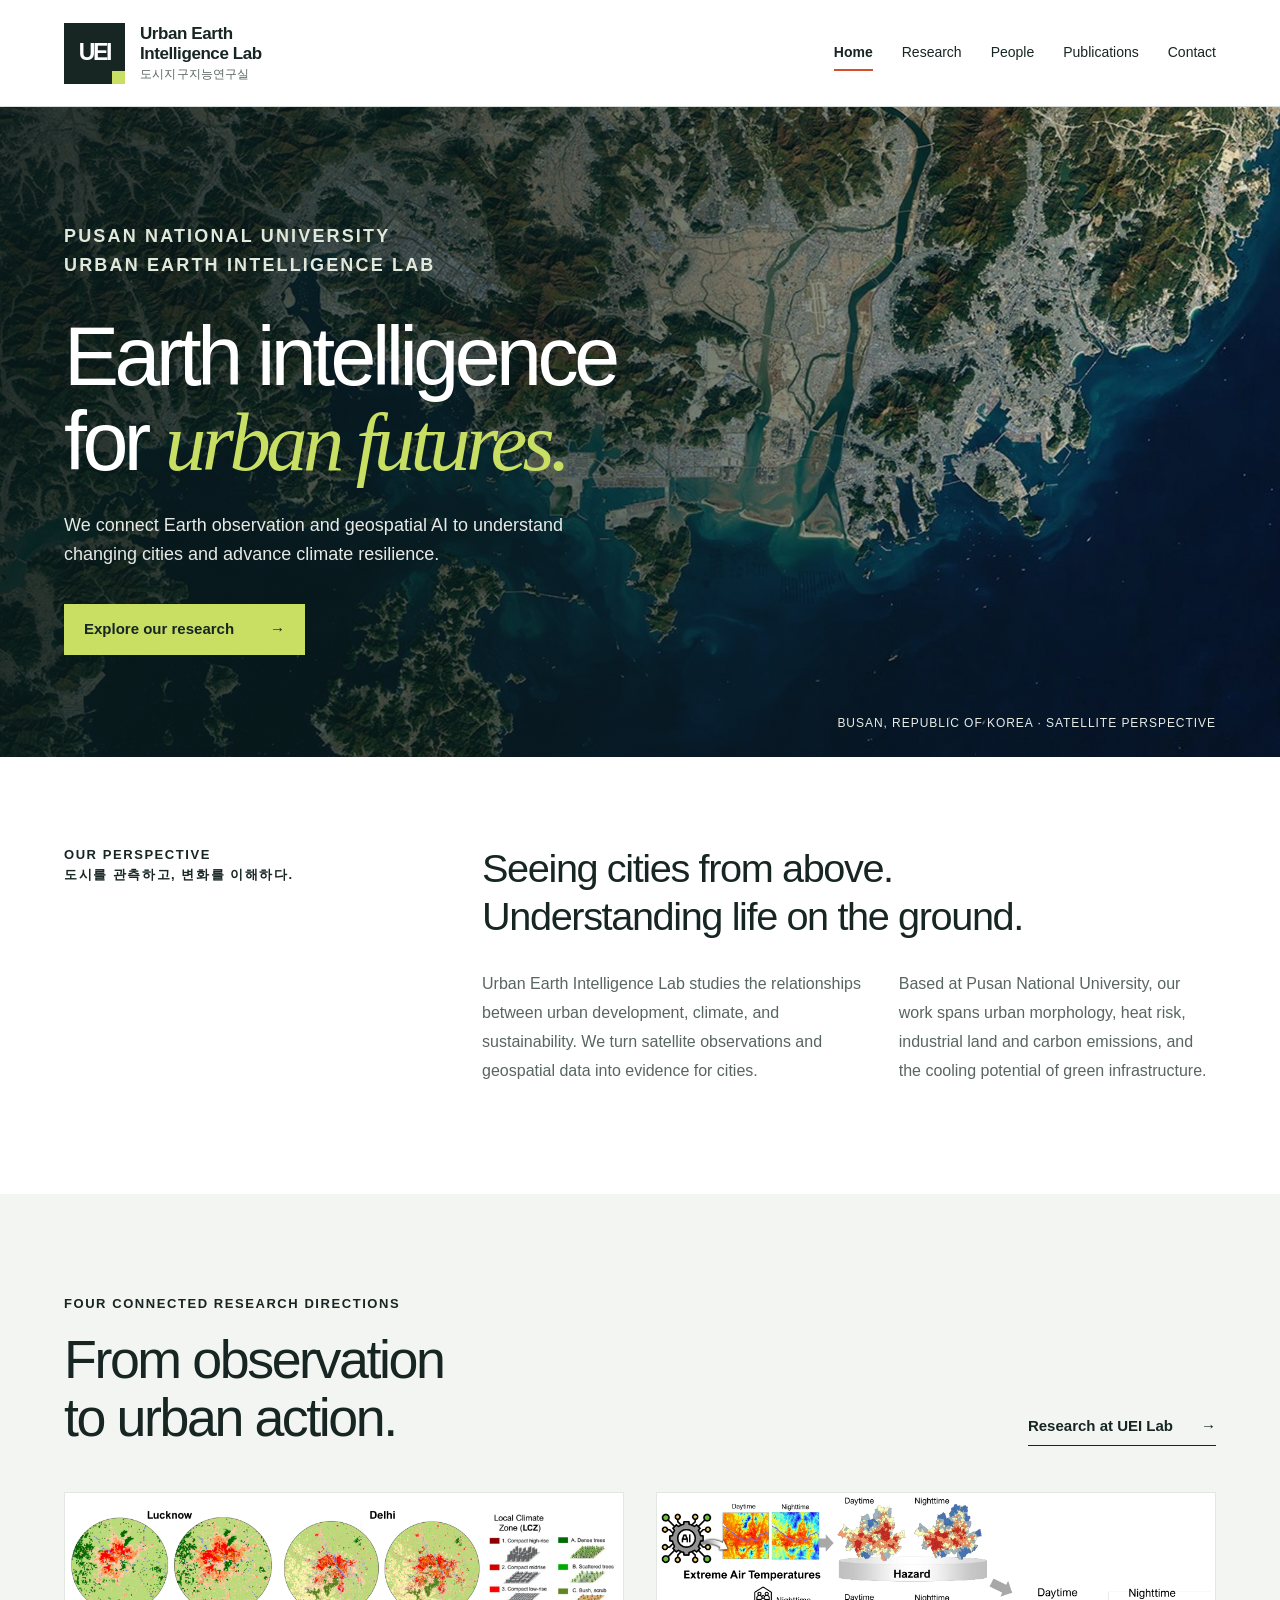
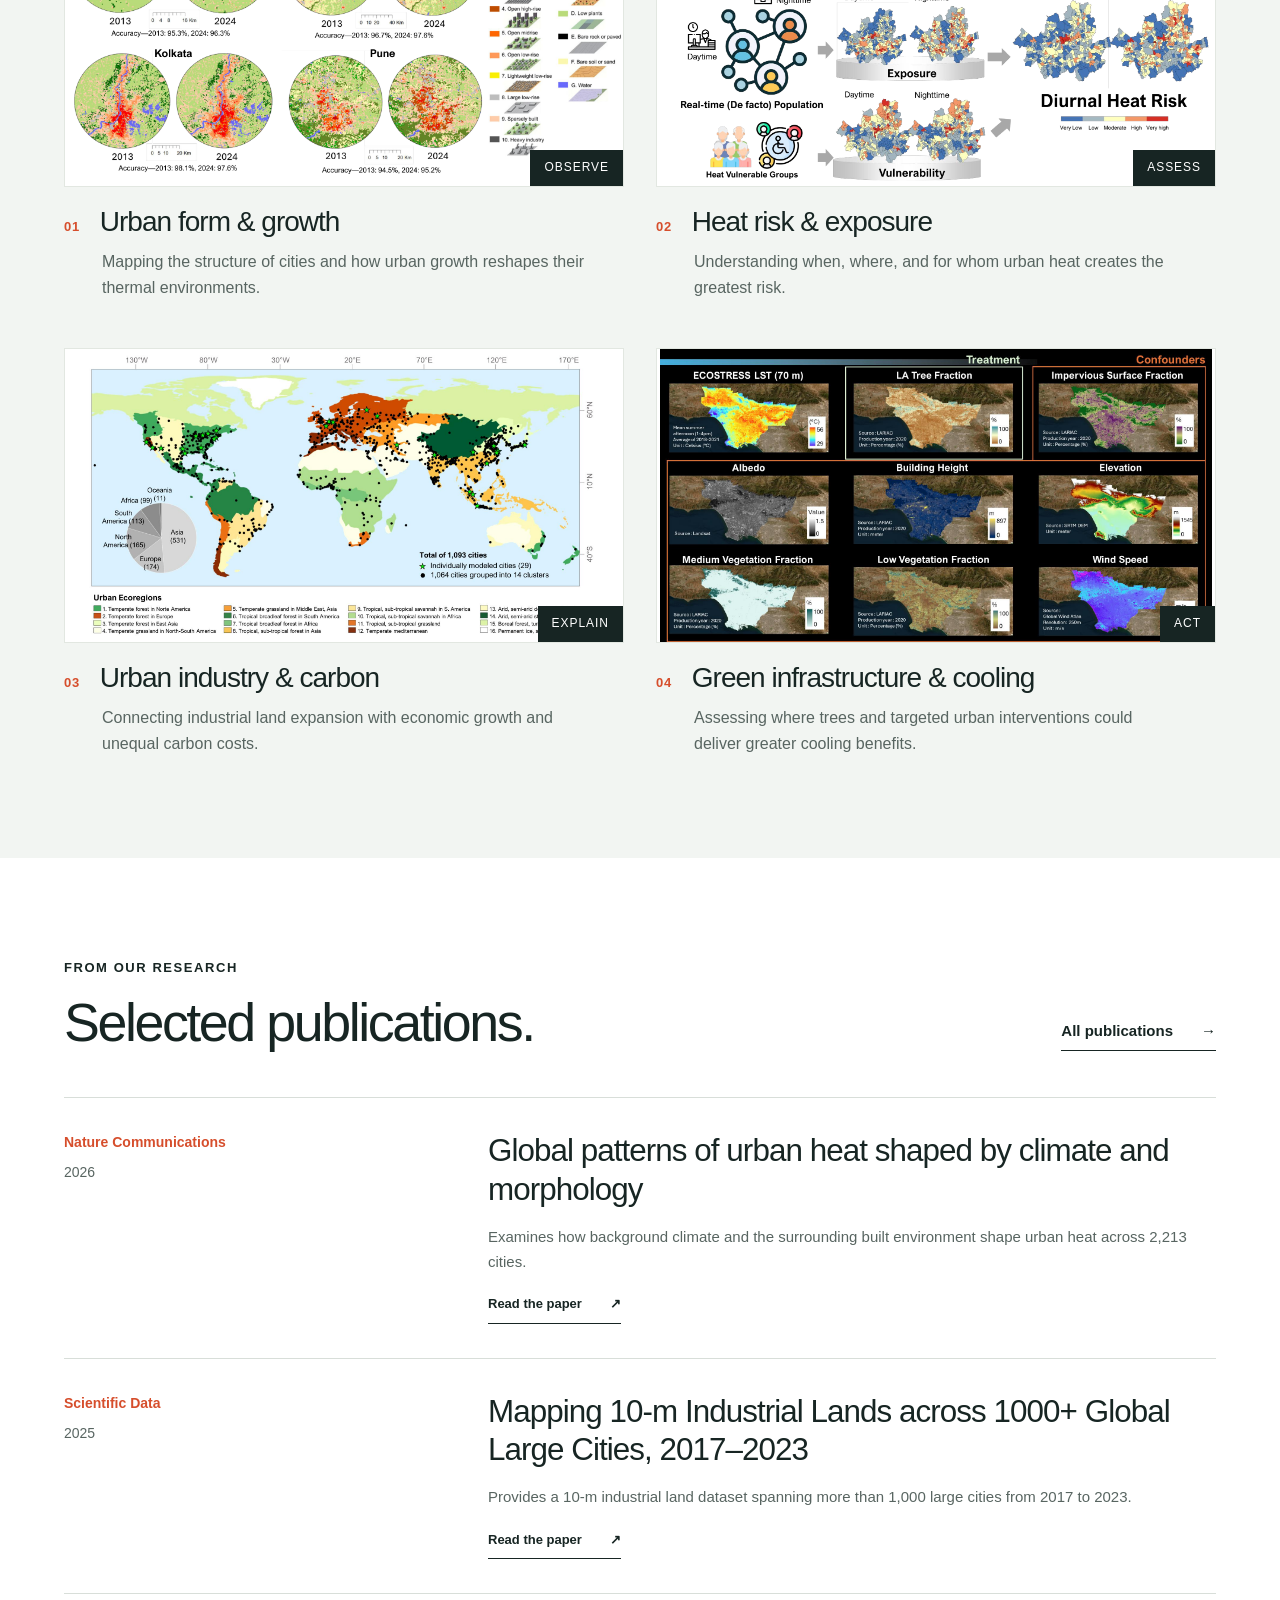
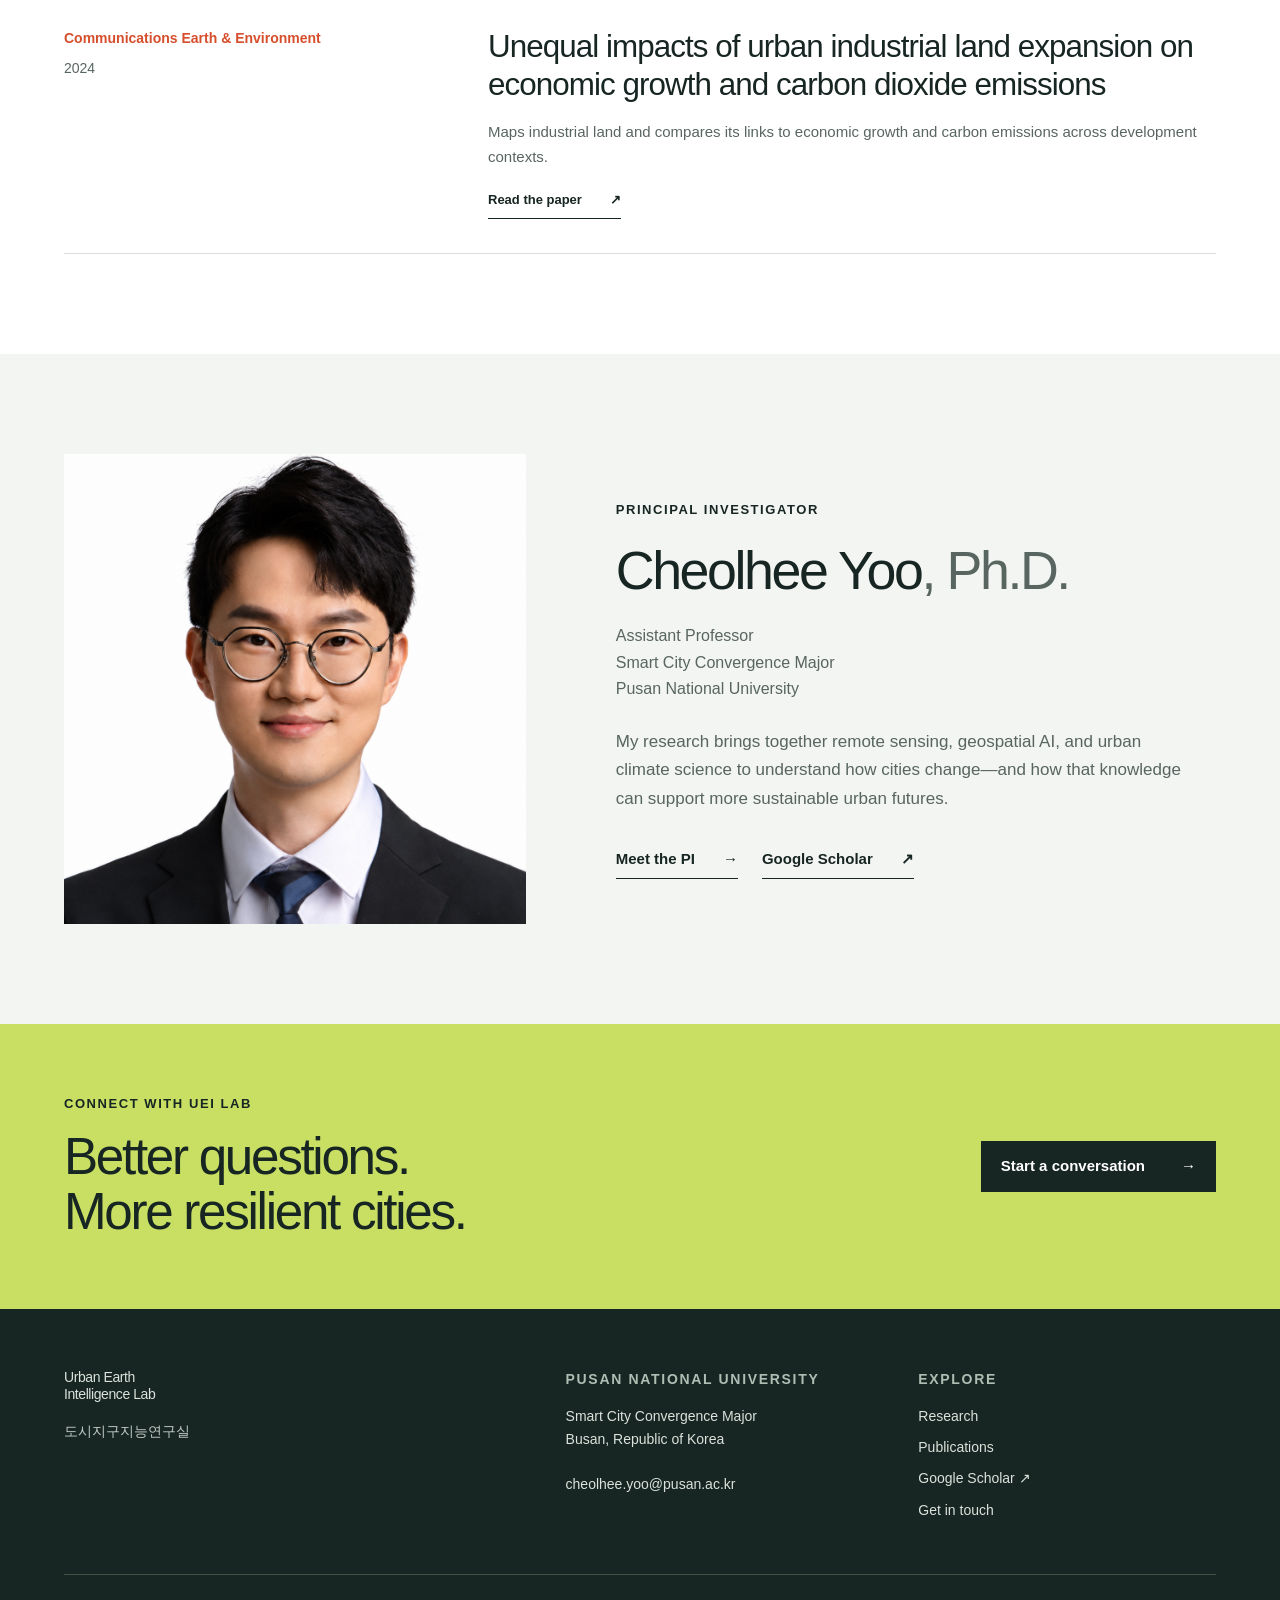
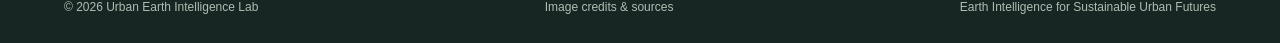
<file: index.html>
<!doctype html>
<html lang="en"><head>
<meta charset="utf-8"><meta name="viewport" content="width=device-width, initial-scale=1">
<title>Home | Urban Earth Intelligence Lab</title>
<meta name="description" content="Urban Earth Intelligence Lab (도시지구지능연구실) at Pusan National University. Earth observation and GeoAI for urban climate resilience and sustainable cities.">
<meta name="theme-color" content="#172523">
<meta property="og:type" content="website"><meta property="og:title" content="Home | Urban Earth Intelligence Lab"><meta property="og:description" content="Urban Earth Intelligence Lab (도시지구지능연구실) at Pusan National University. Earth observation and GeoAI for urban climate resilience and sustainable cities.">
<link rel="icon" type="image/svg+xml" href="assets/favicon.svg">
<link rel="stylesheet" href="assets/style.css"><script src="assets/main.js" defer></script>
</head><body><a class="skip-link" href="#main">Skip to content</a><header class="site-header"><div class="wrap header-inner">
<a class="brand" href="index.html" aria-label="Urban Earth Intelligence Lab home"><span class="brand-mark" aria-hidden="true">UEI</span><span class="brand-name">Urban Earth<br>Intelligence Lab<span class="brand-ko" lang="ko">도시지구지능연구실</span></span></a>
<button class="menu-button" hidden aria-controls="primary-nav" aria-expanded="false" aria-label="Toggle navigation">Menu</button>
<nav class="nav" id="primary-nav" aria-label="Primary navigation"><a href="index.html" aria-current="page">Home</a><a href="research.html">Research</a><a href="people.html">People</a><a href="publications.html">Publications</a><a href="contact.html">Contact</a></nav></div></header><main id="main"><section class="hero" aria-labelledby="hero-title"><img class="hero-image" src="assets/busan-satellite-hero.jpeg" alt="Satellite view of Busan, where urban development meets mountains, rivers, and the sea." width="2000" height="1125" fetchpriority="high"><div class="wrap"><p class="eyebrow">Pusan National University<br>Urban Earth Intelligence Lab</p><h1 id="hero-title">Earth intelligence<br>for <em>urban futures.</em></h1><p>We connect Earth observation and geospatial AI to understand changing cities and advance climate resilience.</p><a class="button" href="research.html">Explore our research<span aria-hidden="true">→</span></a></div><div class="hero-caption">Busan, Republic of Korea · Satellite perspective</div></section>
<section class="wrap intro"><p class="eyebrow">Our perspective<br><span lang="ko">도시를 관측하고, 변화를 이해하다.</span></p><div><h2>Seeing cities from above.<br>Understanding life on the ground.</h2><div class="intro-bottom"><p>Urban Earth Intelligence Lab studies the relationships between urban development, climate, and sustainability. We turn satellite observations and geospatial data into evidence for cities.</p><p>Based at Pusan National University, our work spans urban morphology, heat risk, industrial land and carbon emissions, and the cooling potential of green infrastructure.</p></div></div></section>
<section class="research-home section"><div class="wrap"><div class="section-heading"><div><p class="eyebrow">Four connected research directions</p><h2>From observation<br>to urban action.</h2></div><a class="text-link" href="research.html">Research at UEI Lab<span aria-hidden="true">→</span></a></div><div class="research-grid"><a class="research-card" href="research.html#urban-morphology"><div class="media"><img src="assets/local-climate-zones.png" alt="Local Climate Zone maps for Lucknow, Delhi, Kolkata, and Pune in 2013 and 2024, with a classification legend." width="1882" height="926" loading="lazy"><span class="card-tag">Observe</span></div><div class="research-card-top"><span class="number">01</span><h3>Urban form &amp; growth</h3></div><p>Mapping the structure of cities and how urban growth reshapes their thermal environments.</p></a><a class="research-card" href="research.html#urban-heat"><div class="media"><img src="assets/diurnal-heat-risk.png" alt="Framework combining extreme air temperatures, population exposure, and vulnerability to map daytime and nighttime heat risk." width="1938" height="1031" loading="lazy"><span class="card-tag">Assess</span></div><div class="research-card-top"><span class="number">02</span><h3>Heat risk &amp; exposure</h3></div><p>Understanding when, where, and for whom urban heat creates the greatest risk.</p></a><a class="research-card" href="research.html#industrial-land"><div class="media"><img src="assets/global-industrial-cities.jpeg" alt="Global study coverage showing 1,093 large cities across urban ecoregions for industrial-land mapping." width="1938" height="1088" loading="lazy"><span class="card-tag">Explain</span></div><div class="research-card-top"><span class="number">03</span><h3>Urban industry &amp; carbon</h3></div><p>Connecting industrial land expansion with economic growth and unequal carbon costs.</p></a><a class="research-card" href="research.html#green-infrastructure"><div class="media"><img src="assets/tree-cooling-potential.jpeg" alt="Los Angeles maps of ECOSTRESS surface temperature, tree cover, impervious surface, building height, and other cooling-model inputs." width="1860" height="986" loading="lazy"><span class="card-tag">Act</span></div><div class="research-card-top"><span class="number">04</span><h3>Green infrastructure &amp; cooling</h3></div><p>Assessing where trees and targeted urban interventions could deliver greater cooling benefits.</p></a></div></div></section>
<section class="section"><div class="wrap"><div class="section-heading"><div><p class="eyebrow">From our research</p><h2>Selected publications.</h2></div><a class="text-link" href="publications.html">All publications<span aria-hidden="true">→</span></a></div><article class="pub-feature"><div><div class="journal">Nature Communications</div><div class="year">2026</div></div><div><h3><a href="https://doi.org/10.1038/s41467-026-73062-8" target="_blank" rel="noopener noreferrer">Global patterns of urban heat shaped by climate and morphology</a></h3><p>Examines how background climate and the surrounding built environment shape urban heat across 2,213 cities.</p><a class="text-link" href="https://doi.org/10.1038/s41467-026-73062-8" target="_blank" rel="noopener noreferrer">Read the paper<span aria-hidden="true">↗</span></a></div></article><article class="pub-feature"><div><div class="journal">Scientific Data</div><div class="year">2025</div></div><div><h3><a href="https://doi.org/10.1038/s41597-025-04604-w" target="_blank" rel="noopener noreferrer">Mapping 10-m Industrial Lands across 1000+ Global Large Cities, 2017–2023</a></h3><p>Provides a 10-m industrial land dataset spanning more than 1,000 large cities from 2017 to 2023.</p><a class="text-link" href="https://doi.org/10.1038/s41597-025-04604-w" target="_blank" rel="noopener noreferrer">Read the paper<span aria-hidden="true">↗</span></a></div></article><article class="pub-feature"><div><div class="journal">Communications Earth &amp; Environment</div><div class="year">2024</div></div><div><h3><a href="https://doi.org/10.1038/s43247-024-01375-x" target="_blank" rel="noopener noreferrer">Unequal impacts of urban industrial land expansion on economic growth and carbon dioxide emissions</a></h3><p>Maps industrial land and compares its links to economic growth and carbon emissions across development contexts.</p><a class="text-link" href="https://doi.org/10.1038/s43247-024-01375-x" target="_blank" rel="noopener noreferrer">Read the paper<span aria-hidden="true">↗</span></a></div></article></div></section>
<section class="pi-band section"><div class="wrap pi-mini"><div class="pi-image"><img src="assets/cheolhee-yoo.png" alt="Portrait of Cheolhee Yoo" width="1086" height="1449" loading="lazy"></div><div><p class="eyebrow">Principal investigator</p><h2>Cheolhee Yoo<span class="muted">, Ph.D.</span></h2><p class="role">Assistant Professor<br>Smart City Convergence Major<br>Pusan National University</p><p class="bio">My research brings together remote sensing, geospatial AI, and urban climate science to understand how cities change—and how that knowledge can support more sustainable urban futures.</p><div class="links"><a class="text-link" href="people.html">Meet the PI<span aria-hidden="true">→</span></a><a class="text-link" href="https://scholar.google.com/citations?user=P_pe0a8AAAAJ&amp;hl=en" target="_blank" rel="noopener noreferrer">Google Scholar<span aria-hidden="true">↗</span></a></div></div></div></section><section class="contact-band"><div class="wrap"><div><p class="eyebrow">Connect with UEI Lab</p><h2>Better questions.<br>More resilient cities.</h2></div><a class="button dark" href="contact.html">Start a conversation<span aria-hidden="true">→</span></a></div></section></main><footer class="site-footer"><div class="wrap"><div class="footer-main">
<div><p class="footer-title">Urban Earth<br>Intelligence Lab</p><p class="ko" lang="ko">도시지구지능연구실</p></div>
<div><p class="eyebrow">Pusan National University</p><p>Smart City Convergence Major<br>Busan, Republic of Korea</p><a href="mailto:cheolhee.yoo@pusan.ac.kr">cheolhee.yoo@pusan.ac.kr</a></div>
<div><p class="eyebrow">Explore</p><div class="footer-links"><a href="research.html">Research</a><a href="publications.html">Publications</a><a href="https://scholar.google.com/citations?user=P_pe0a8AAAAJ&hl=en" target="_blank" rel="noopener noreferrer">Google Scholar ↗</a><a href="contact.html">Get in touch</a></div></div>
</div><div class="footer-bottom"><span>© 2026 Urban Earth Intelligence Lab</span><a href="credits.html">Image credits &amp; sources</a><span>Earth Intelligence for Sustainable Urban Futures</span></div></div></footer></body></html>
</file>
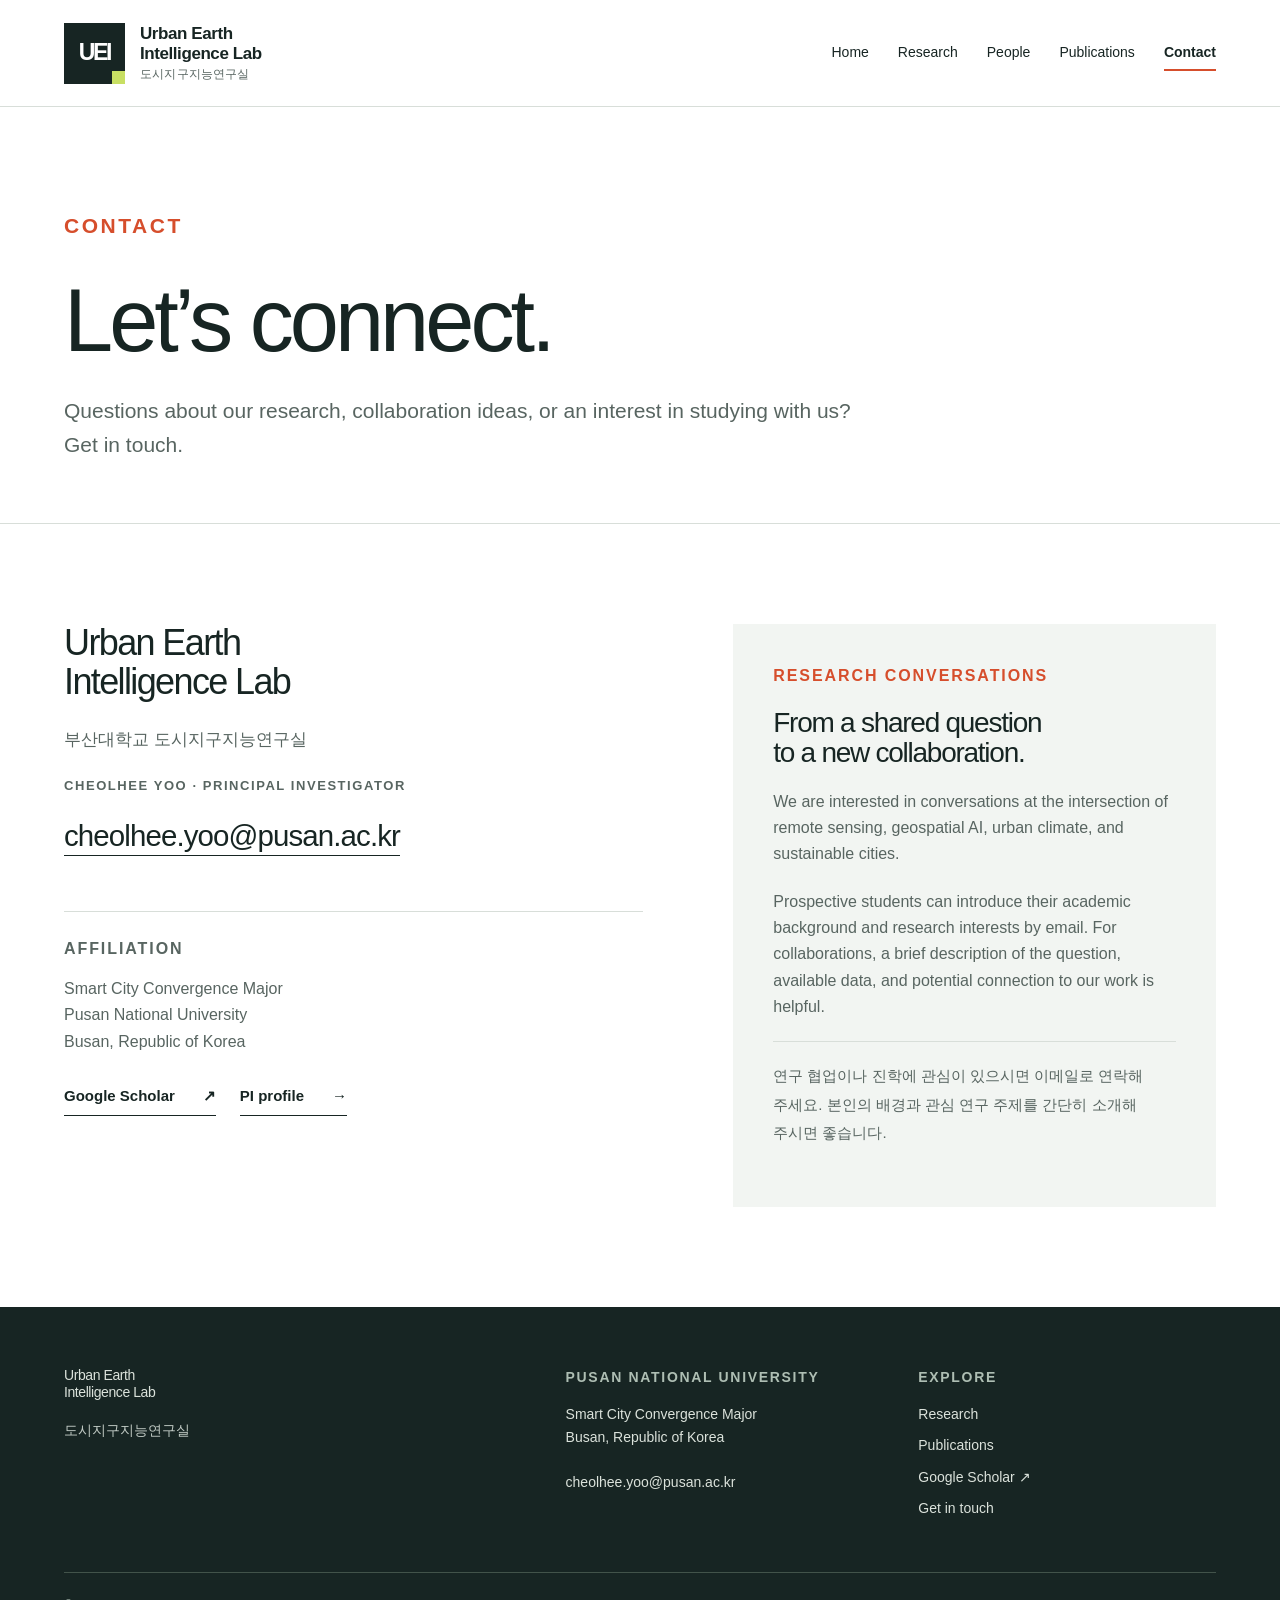
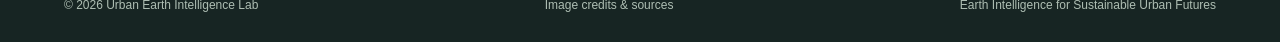
<file: contact.html>
<!doctype html>
<html lang="en"><head>
<meta charset="utf-8"><meta name="viewport" content="width=device-width, initial-scale=1">
<title>Contact | Urban Earth Intelligence Lab</title>
<meta name="description" content="Contact Urban Earth Intelligence Lab at Pusan National University for research and collaboration inquiries.">
<meta name="theme-color" content="#172523">
<meta property="og:type" content="website"><meta property="og:title" content="Contact | Urban Earth Intelligence Lab"><meta property="og:description" content="Contact Urban Earth Intelligence Lab at Pusan National University for research and collaboration inquiries.">
<link rel="icon" type="image/svg+xml" href="assets/favicon.svg">
<link rel="stylesheet" href="assets/style.css"><script src="assets/main.js" defer></script>
</head><body><a class="skip-link" href="#main">Skip to content</a><header class="site-header"><div class="wrap header-inner">
<a class="brand" href="index.html" aria-label="Urban Earth Intelligence Lab home"><span class="brand-mark" aria-hidden="true">UEI</span><span class="brand-name">Urban Earth<br>Intelligence Lab<span class="brand-ko" lang="ko">도시지구지능연구실</span></span></a>
<button class="menu-button" hidden aria-controls="primary-nav" aria-expanded="false" aria-label="Toggle navigation">Menu</button>
<nav class="nav" id="primary-nav" aria-label="Primary navigation"><a href="index.html">Home</a><a href="research.html">Research</a><a href="people.html">People</a><a href="publications.html">Publications</a><a href="contact.html" aria-current="page">Contact</a></nav></div></header><main id="main"><section class="page-head"><div class="wrap"><p class="eyebrow">Contact</p><h1>Let’s connect.</h1><p>Questions about our research, collaboration ideas, or an interest in studying with us? Get in touch.</p></div></section><section class="section"><div class="wrap contact-layout"><div><h2>Urban Earth<br>Intelligence Lab</h2><p lang="ko">부산대학교 도시지구지능연구실</p><p class="eyebrow">Cheolhee Yoo · Principal investigator</p><a class="contact-email" href="mailto:cheolhee.yoo@pusan.ac.kr">cheolhee.yoo@pusan.ac.kr</a><div class="contact-affiliation"><p class="eyebrow">Affiliation</p><p>Smart City Convergence Major<br>Pusan National University<br>Busan, Republic of Korea</p></div><div class="links"><a class="text-link" href="https://scholar.google.com/citations?user=P_pe0a8AAAAJ&amp;hl=en" target="_blank" rel="noopener noreferrer">Google Scholar<span aria-hidden="true">↗</span></a><a class="text-link" href="people.html">PI profile<span aria-hidden="true">→</span></a></div></div><div class="contact-box"><p class="eyebrow">Research conversations</p><h3>From a shared question<br>to a new collaboration.</h3><p>We are interested in conversations at the intersection of remote sensing, geospatial AI, urban climate, and sustainable cities.</p><p>Prospective students can introduce their academic background and research interests by email. For collaborations, a brief description of the question, available data, and potential connection to our work is helpful.</p><p class="ko" lang="ko">연구 협업이나 진학에 관심이 있으시면 이메일로 연락해 주세요. 본인의 배경과 관심 연구 주제를 간단히 소개해 주시면 좋습니다.</p></div></div></section></main><footer class="site-footer"><div class="wrap"><div class="footer-main">
<div><p class="footer-title">Urban Earth<br>Intelligence Lab</p><p class="ko" lang="ko">도시지구지능연구실</p></div>
<div><p class="eyebrow">Pusan National University</p><p>Smart City Convergence Major<br>Busan, Republic of Korea</p><a href="mailto:cheolhee.yoo@pusan.ac.kr">cheolhee.yoo@pusan.ac.kr</a></div>
<div><p class="eyebrow">Explore</p><div class="footer-links"><a href="research.html">Research</a><a href="publications.html">Publications</a><a href="https://scholar.google.com/citations?user=P_pe0a8AAAAJ&hl=en" target="_blank" rel="noopener noreferrer">Google Scholar ↗</a><a href="contact.html">Get in touch</a></div></div>
</div><div class="footer-bottom"><span>© 2026 Urban Earth Intelligence Lab</span><a href="credits.html">Image credits &amp; sources</a><span>Earth Intelligence for Sustainable Urban Futures</span></div></div></footer></body></html>
</file>
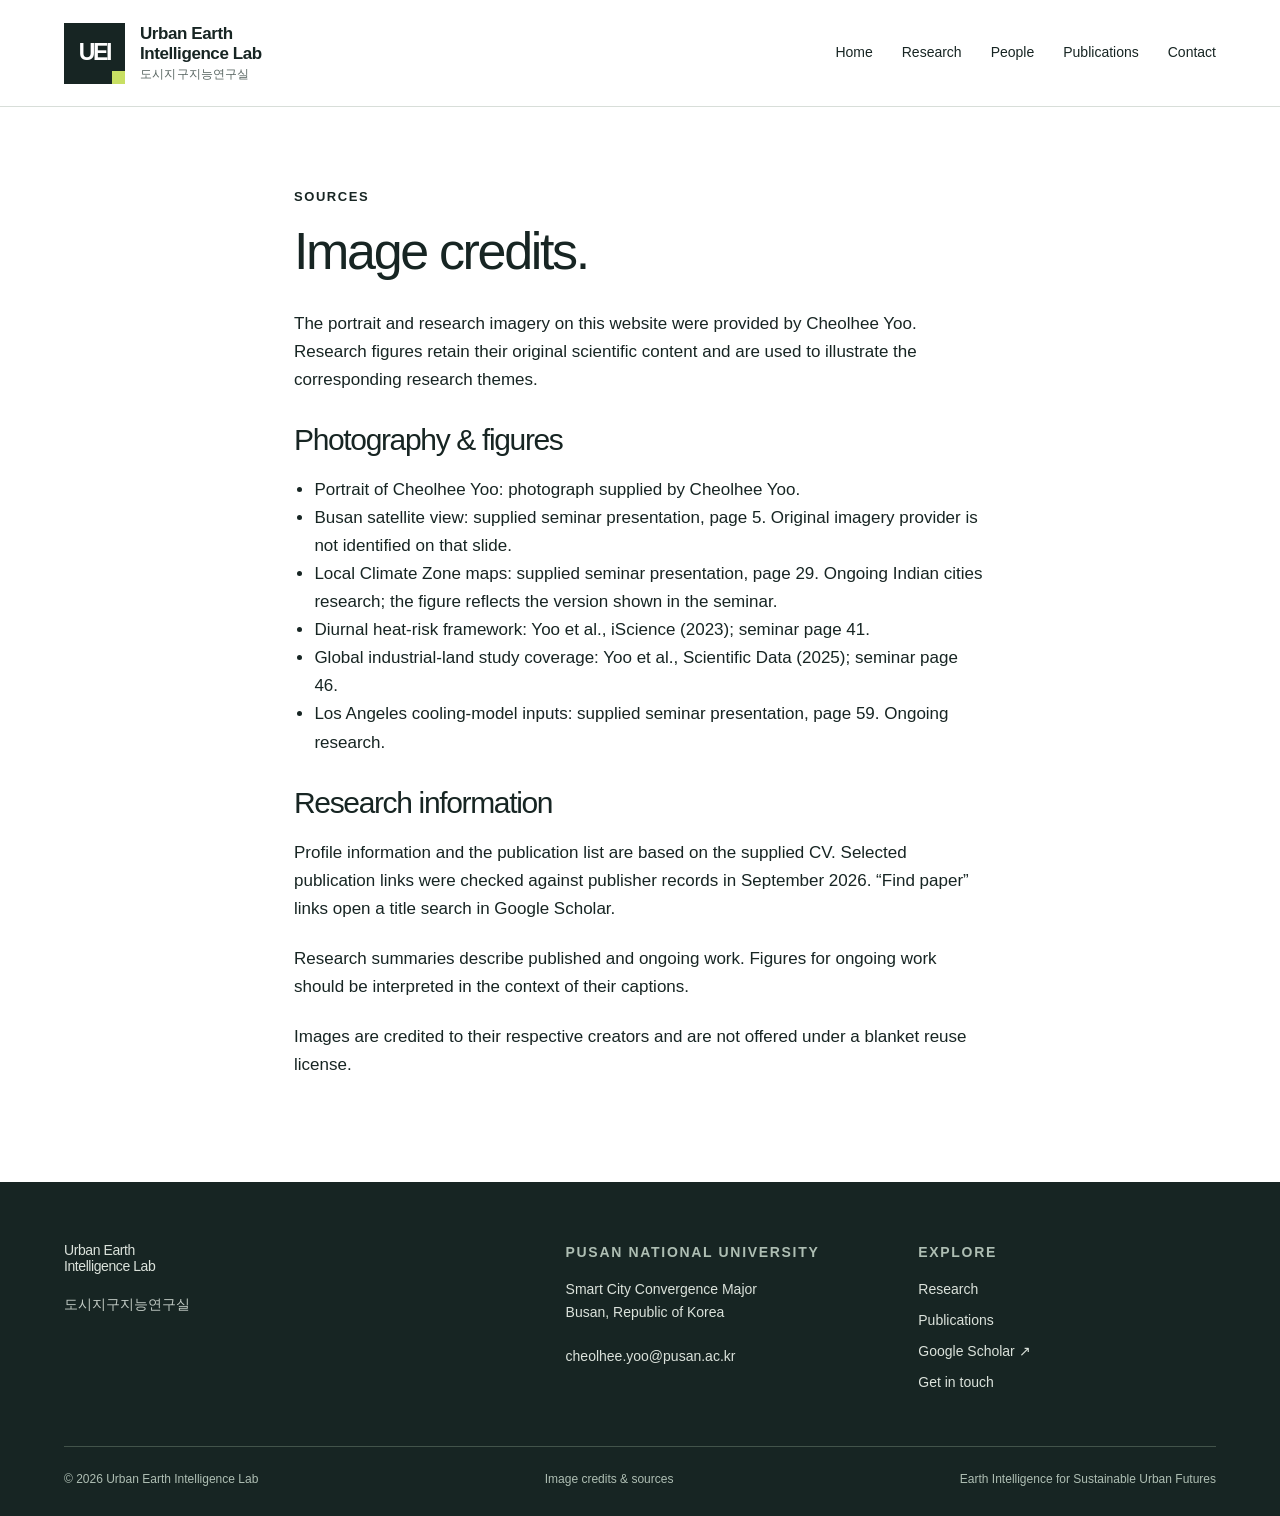
<file: credits.html>
<!doctype html>
<html lang="en"><head>
<meta charset="utf-8"><meta name="viewport" content="width=device-width, initial-scale=1">
<title>Image credits &amp; sources | Urban Earth Intelligence Lab</title>
<meta name="description" content="Sources and credits for the imagery and research information on the UEI Lab website.">
<meta name="theme-color" content="#172523">
<meta property="og:type" content="website"><meta property="og:title" content="Image credits &amp; sources | Urban Earth Intelligence Lab"><meta property="og:description" content="Sources and credits for the imagery and research information on the UEI Lab website.">
<link rel="icon" type="image/svg+xml" href="assets/favicon.svg">
<link rel="stylesheet" href="assets/style.css"><script src="assets/main.js" defer></script>
</head><body><a class="skip-link" href="#main">Skip to content</a><header class="site-header"><div class="wrap header-inner">
<a class="brand" href="index.html" aria-label="Urban Earth Intelligence Lab home"><span class="brand-mark" aria-hidden="true">UEI</span><span class="brand-name">Urban Earth<br>Intelligence Lab<span class="brand-ko" lang="ko">도시지구지능연구실</span></span></a>
<button class="menu-button" hidden aria-controls="primary-nav" aria-expanded="false" aria-label="Toggle navigation">Menu</button>
<nav class="nav" id="primary-nav" aria-label="Primary navigation"><a href="index.html">Home</a><a href="research.html">Research</a><a href="people.html">People</a><a href="publications.html">Publications</a><a href="contact.html">Contact</a></nav></div></header><main id="main"><div class="wrap plain-page"><p class="eyebrow">Sources</p><h1>Image credits.</h1><p>The portrait and research imagery on this website were provided by Cheolhee Yoo. Research figures retain their original scientific content and are used to illustrate the corresponding research themes.</p><h2>Photography & figures</h2><ul><li>Portrait of Cheolhee Yoo: photograph supplied by Cheolhee Yoo.</li><li>Busan satellite view: supplied seminar presentation, page 5. Original imagery provider is not identified on that slide.</li><li>Local Climate Zone maps: supplied seminar presentation, page 29. Ongoing Indian cities research; the figure reflects the version shown in the seminar.</li><li>Diurnal heat-risk framework: Yoo et al., iScience (2023); seminar page 41.</li><li>Global industrial-land study coverage: Yoo et al., Scientific Data (2025); seminar page 46.</li><li>Los Angeles cooling-model inputs: supplied seminar presentation, page 59. Ongoing research.</li></ul><h2>Research information</h2><p>Profile information and the publication list are based on the supplied CV. Selected publication links were checked against publisher records in September 2026. “Find paper” links open a title search in Google Scholar.</p><p>Research summaries describe published and ongoing work. Figures for ongoing work should be interpreted in the context of their captions.</p><p>Images are credited to their respective creators and are not offered under a blanket reuse license.</p></div></main><footer class="site-footer"><div class="wrap"><div class="footer-main">
<div><p class="footer-title">Urban Earth<br>Intelligence Lab</p><p class="ko" lang="ko">도시지구지능연구실</p></div>
<div><p class="eyebrow">Pusan National University</p><p>Smart City Convergence Major<br>Busan, Republic of Korea</p><a href="mailto:cheolhee.yoo@pusan.ac.kr">cheolhee.yoo@pusan.ac.kr</a></div>
<div><p class="eyebrow">Explore</p><div class="footer-links"><a href="research.html">Research</a><a href="publications.html">Publications</a><a href="https://scholar.google.com/citations?user=P_pe0a8AAAAJ&hl=en" target="_blank" rel="noopener noreferrer">Google Scholar ↗</a><a href="contact.html">Get in touch</a></div></div>
</div><div class="footer-bottom"><span>© 2026 Urban Earth Intelligence Lab</span><a href="credits.html">Image credits &amp; sources</a><span>Earth Intelligence for Sustainable Urban Futures</span></div></div></footer></body></html>
</file>
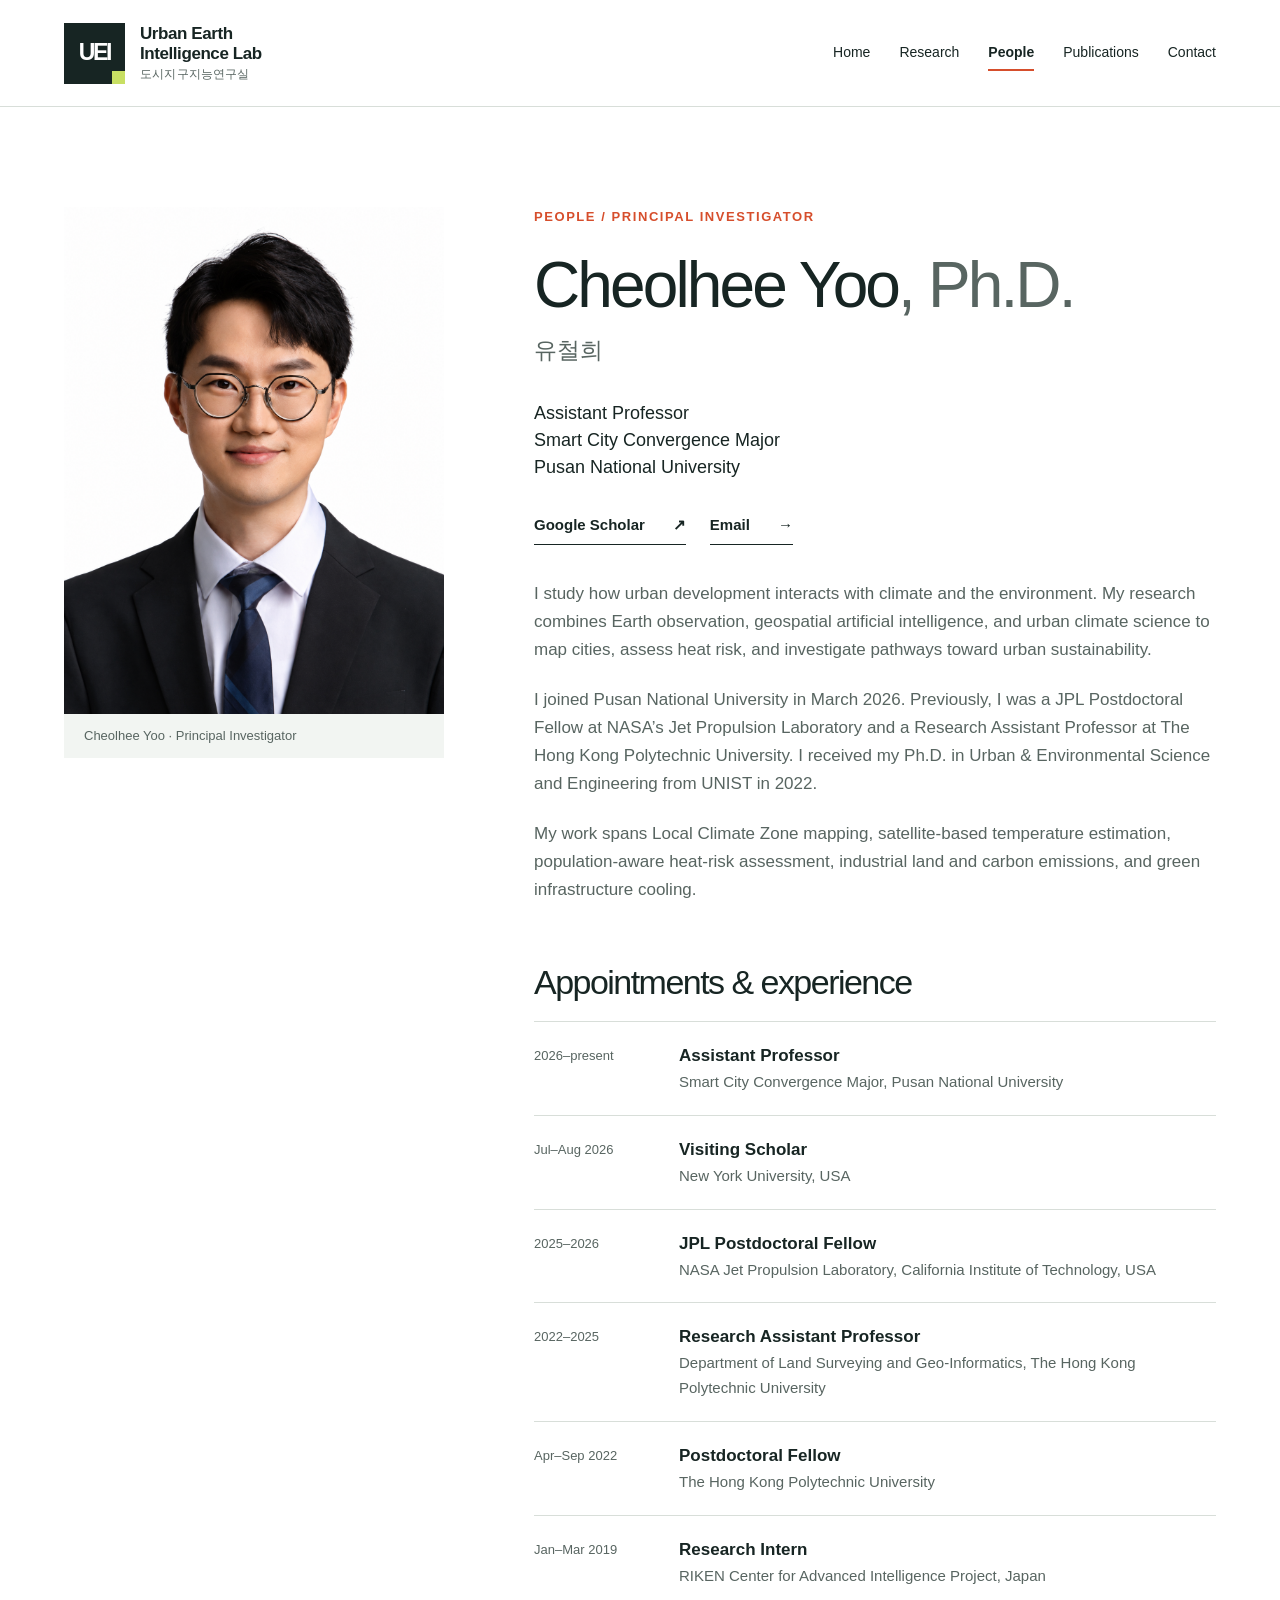
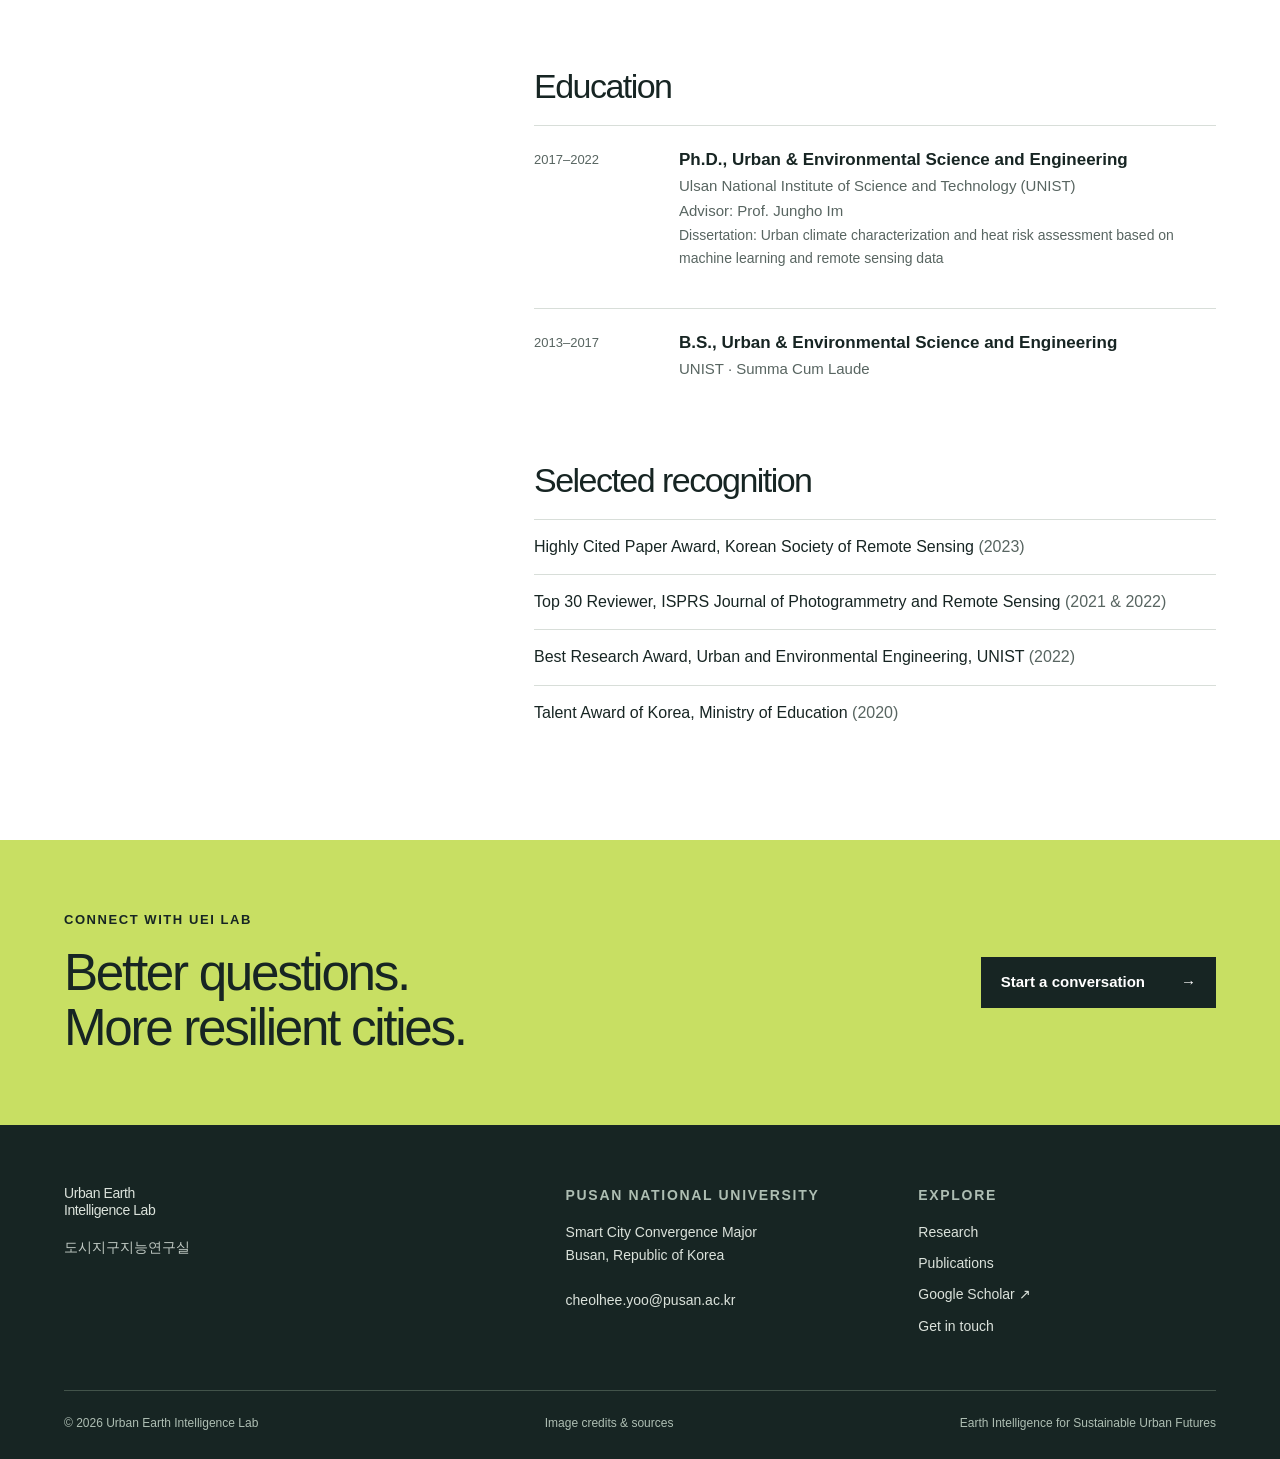
<file: people.html>
<!doctype html>
<html lang="en"><head>
<meta charset="utf-8"><meta name="viewport" content="width=device-width, initial-scale=1">
<title>People | Urban Earth Intelligence Lab</title>
<meta name="description" content="Meet Cheolhee Yoo, Assistant Professor at Pusan National University and principal investigator of Urban Earth Intelligence Lab.">
<meta name="theme-color" content="#172523">
<meta property="og:type" content="website"><meta property="og:title" content="People | Urban Earth Intelligence Lab"><meta property="og:description" content="Meet Cheolhee Yoo, Assistant Professor at Pusan National University and principal investigator of Urban Earth Intelligence Lab.">
<link rel="icon" type="image/svg+xml" href="assets/favicon.svg">
<link rel="stylesheet" href="assets/style.css"><script src="assets/main.js" defer></script>
</head><body><a class="skip-link" href="#main">Skip to content</a><header class="site-header"><div class="wrap header-inner">
<a class="brand" href="index.html" aria-label="Urban Earth Intelligence Lab home"><span class="brand-mark" aria-hidden="true">UEI</span><span class="brand-name">Urban Earth<br>Intelligence Lab<span class="brand-ko" lang="ko">도시지구지능연구실</span></span></a>
<button class="menu-button" hidden aria-controls="primary-nav" aria-expanded="false" aria-label="Toggle navigation">Menu</button>
<nav class="nav" id="primary-nav" aria-label="Primary navigation"><a href="index.html">Home</a><a href="research.html">Research</a><a href="people.html" aria-current="page">People</a><a href="publications.html">Publications</a><a href="contact.html">Contact</a></nav></div></header><main id="main"><section class="section"><div class="wrap profile"><figure class="portrait"><img src="assets/cheolhee-yoo.png" alt="Cheolhee Yoo, principal investigator of Urban Earth Intelligence Lab" width="1086" height="1449"><figcaption>Cheolhee Yoo · Principal Investigator</figcaption></figure><div><p class="eyebrow">People / Principal investigator</p><h1>Cheolhee Yoo<span class="muted">, Ph.D.</span></h1><p class="korean-name" lang="ko">유철희</p><p class="role">Assistant Professor<br>Smart City Convergence Major<br>Pusan National University</p><div class="links"><a class="text-link" href="https://scholar.google.com/citations?user=P_pe0a8AAAAJ&amp;hl=en" target="_blank" rel="noopener noreferrer">Google Scholar<span aria-hidden="true">↗</span></a><a class="text-link" href="mailto:cheolhee.yoo@pusan.ac.kr">Email<span aria-hidden="true">→</span></a></div><div class="profile-bio"><p>I study how urban development interacts with climate and the environment. My research combines Earth observation, geospatial artificial intelligence, and urban climate science to map cities, assess heat risk, and investigate pathways toward urban sustainability.</p><p>I joined Pusan National University in March 2026. Previously, I was a JPL Postdoctoral Fellow at NASA’s Jet Propulsion Laboratory and a Research Assistant Professor at The Hong Kong Polytechnic University. I received my Ph.D. in Urban & Environmental Science and Engineering from UNIST in 2022.</p><p>My work spans Local Climate Zone mapping, satellite-based temperature estimation, population-aware heat-risk assessment, industrial land and carbon emissions, and green infrastructure cooling.</p></div><section class="career"><h2>Appointments & experience</h2><div class="timeline-row"><div class="date">2026–present</div><div><div class="position">Assistant Professor</div><div class="institution">Smart City Convergence Major, Pusan National University</div></div></div><div class="timeline-row"><div class="date">Jul–Aug 2026</div><div><div class="position">Visiting Scholar</div><div class="institution">New York University, USA</div></div></div><div class="timeline-row"><div class="date">2025–2026</div><div><div class="position">JPL Postdoctoral Fellow</div><div class="institution">NASA Jet Propulsion Laboratory, California Institute of Technology, USA</div></div></div><div class="timeline-row"><div class="date">2022–2025</div><div><div class="position">Research Assistant Professor</div><div class="institution">Department of Land Surveying and Geo-Informatics, The Hong Kong Polytechnic University</div></div></div><div class="timeline-row"><div class="date">Apr–Sep 2022</div><div><div class="position">Postdoctoral Fellow</div><div class="institution">The Hong Kong Polytechnic University</div></div></div><div class="timeline-row"><div class="date">Jan–Mar 2019</div><div><div class="position">Research Intern</div><div class="institution">RIKEN Center for Advanced Intelligence Project, Japan</div></div></div></section><section class="career"><h2>Education</h2><div class="timeline-row"><div class="date">2017–2022</div><div><div class="position">Ph.D., Urban & Environmental Science and Engineering</div><div class="institution">Ulsan National Institute of Science and Technology (UNIST)<br>Advisor: Prof. Jungho Im</div><p class="mini-note">Dissertation: Urban climate characterization and heat risk assessment based on machine learning and remote sensing data</p></div></div><div class="timeline-row"><div class="date">2013–2017</div><div><div class="position">B.S., Urban & Environmental Science and Engineering</div><div class="institution">UNIST · Summa Cum Laude</div></div></div></section><section class="career"><h2>Selected recognition</h2><ul class="service-list"><li>Highly Cited Paper Award, Korean Society of Remote Sensing <span class="muted">(2023)</span></li><li>Top 30 Reviewer, ISPRS Journal of Photogrammetry and Remote Sensing <span class="muted">(2021 &amp; 2022)</span></li><li>Best Research Award, Urban and Environmental Engineering, UNIST <span class="muted">(2022)</span></li><li>Talent Award of Korea, Ministry of Education <span class="muted">(2020)</span></li></ul></section></div></div></section><section class="contact-band"><div class="wrap"><div><p class="eyebrow">Connect with UEI Lab</p><h2>Better questions.<br>More resilient cities.</h2></div><a class="button dark" href="contact.html">Start a conversation<span aria-hidden="true">→</span></a></div></section></main><footer class="site-footer"><div class="wrap"><div class="footer-main">
<div><p class="footer-title">Urban Earth<br>Intelligence Lab</p><p class="ko" lang="ko">도시지구지능연구실</p></div>
<div><p class="eyebrow">Pusan National University</p><p>Smart City Convergence Major<br>Busan, Republic of Korea</p><a href="mailto:cheolhee.yoo@pusan.ac.kr">cheolhee.yoo@pusan.ac.kr</a></div>
<div><p class="eyebrow">Explore</p><div class="footer-links"><a href="research.html">Research</a><a href="publications.html">Publications</a><a href="https://scholar.google.com/citations?user=P_pe0a8AAAAJ&hl=en" target="_blank" rel="noopener noreferrer">Google Scholar ↗</a><a href="contact.html">Get in touch</a></div></div>
</div><div class="footer-bottom"><span>© 2026 Urban Earth Intelligence Lab</span><a href="credits.html">Image credits &amp; sources</a><span>Earth Intelligence for Sustainable Urban Futures</span></div></div></footer></body></html>
</file>
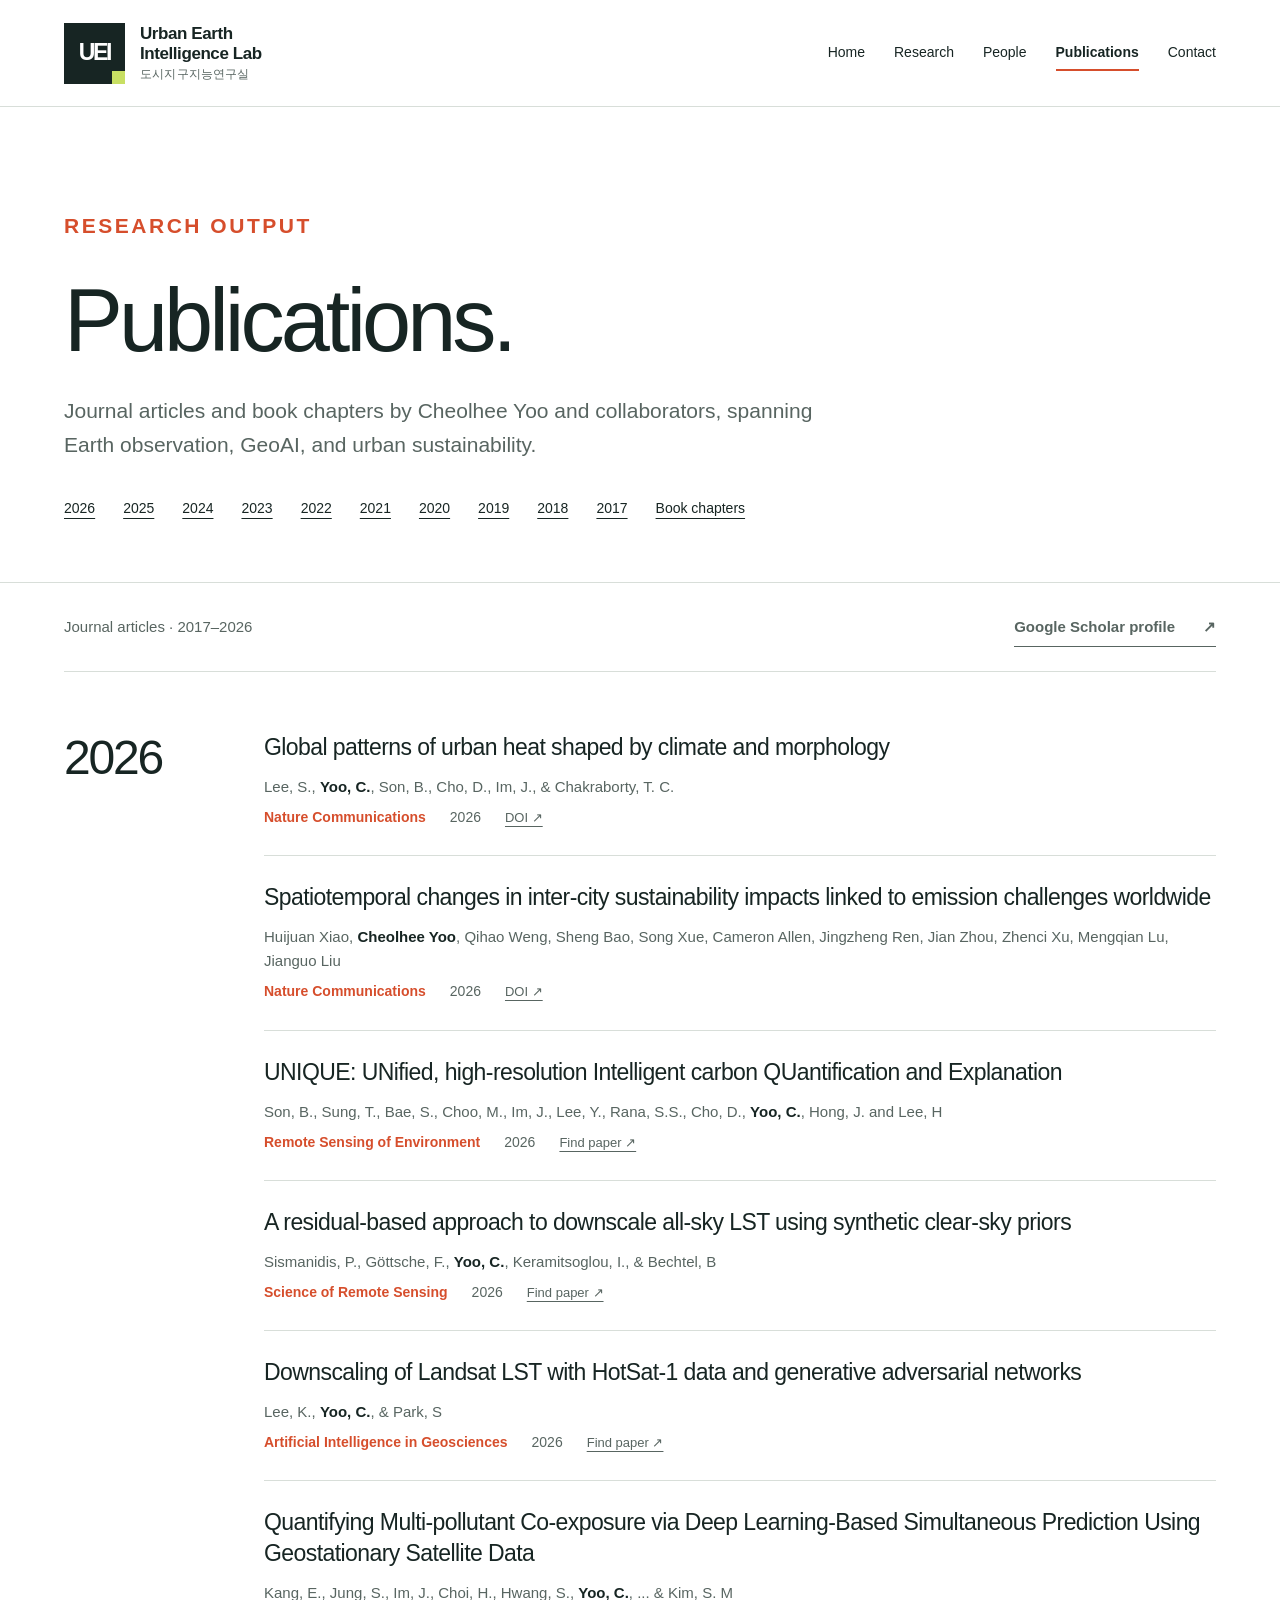
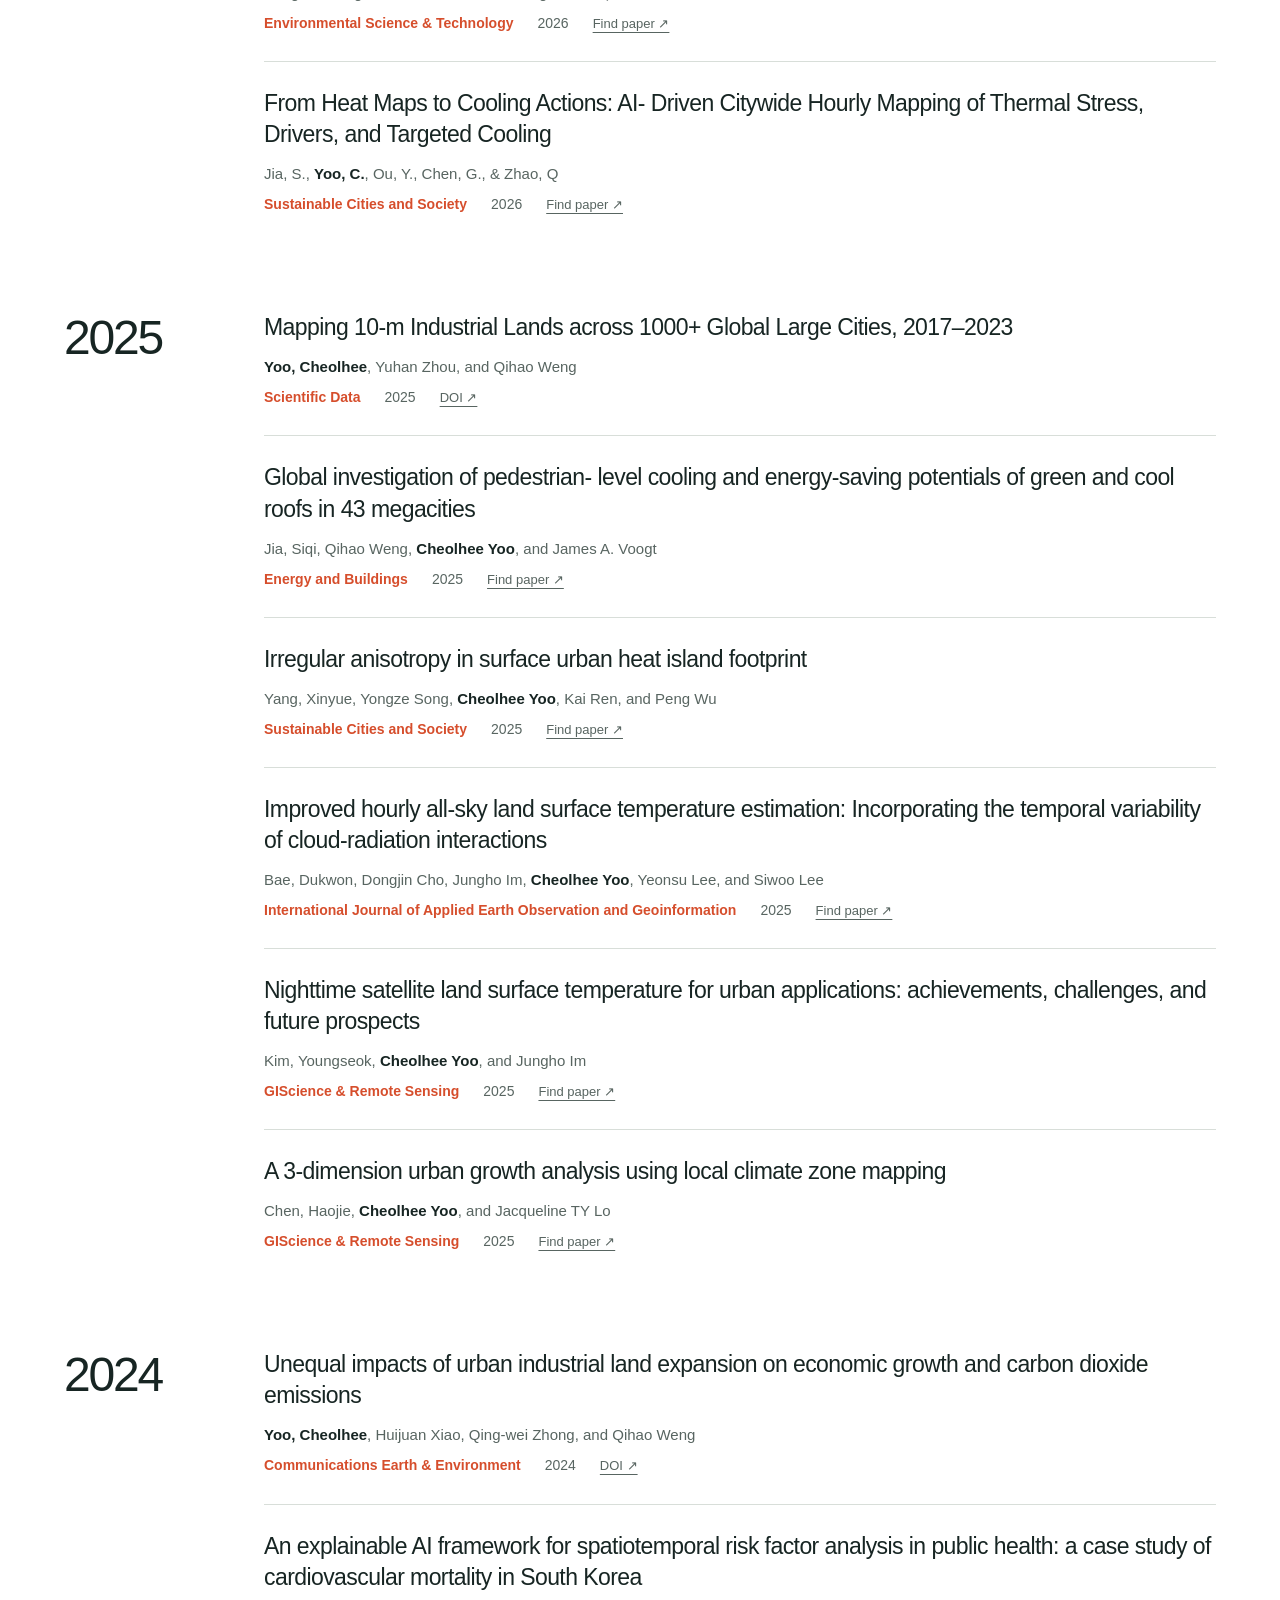
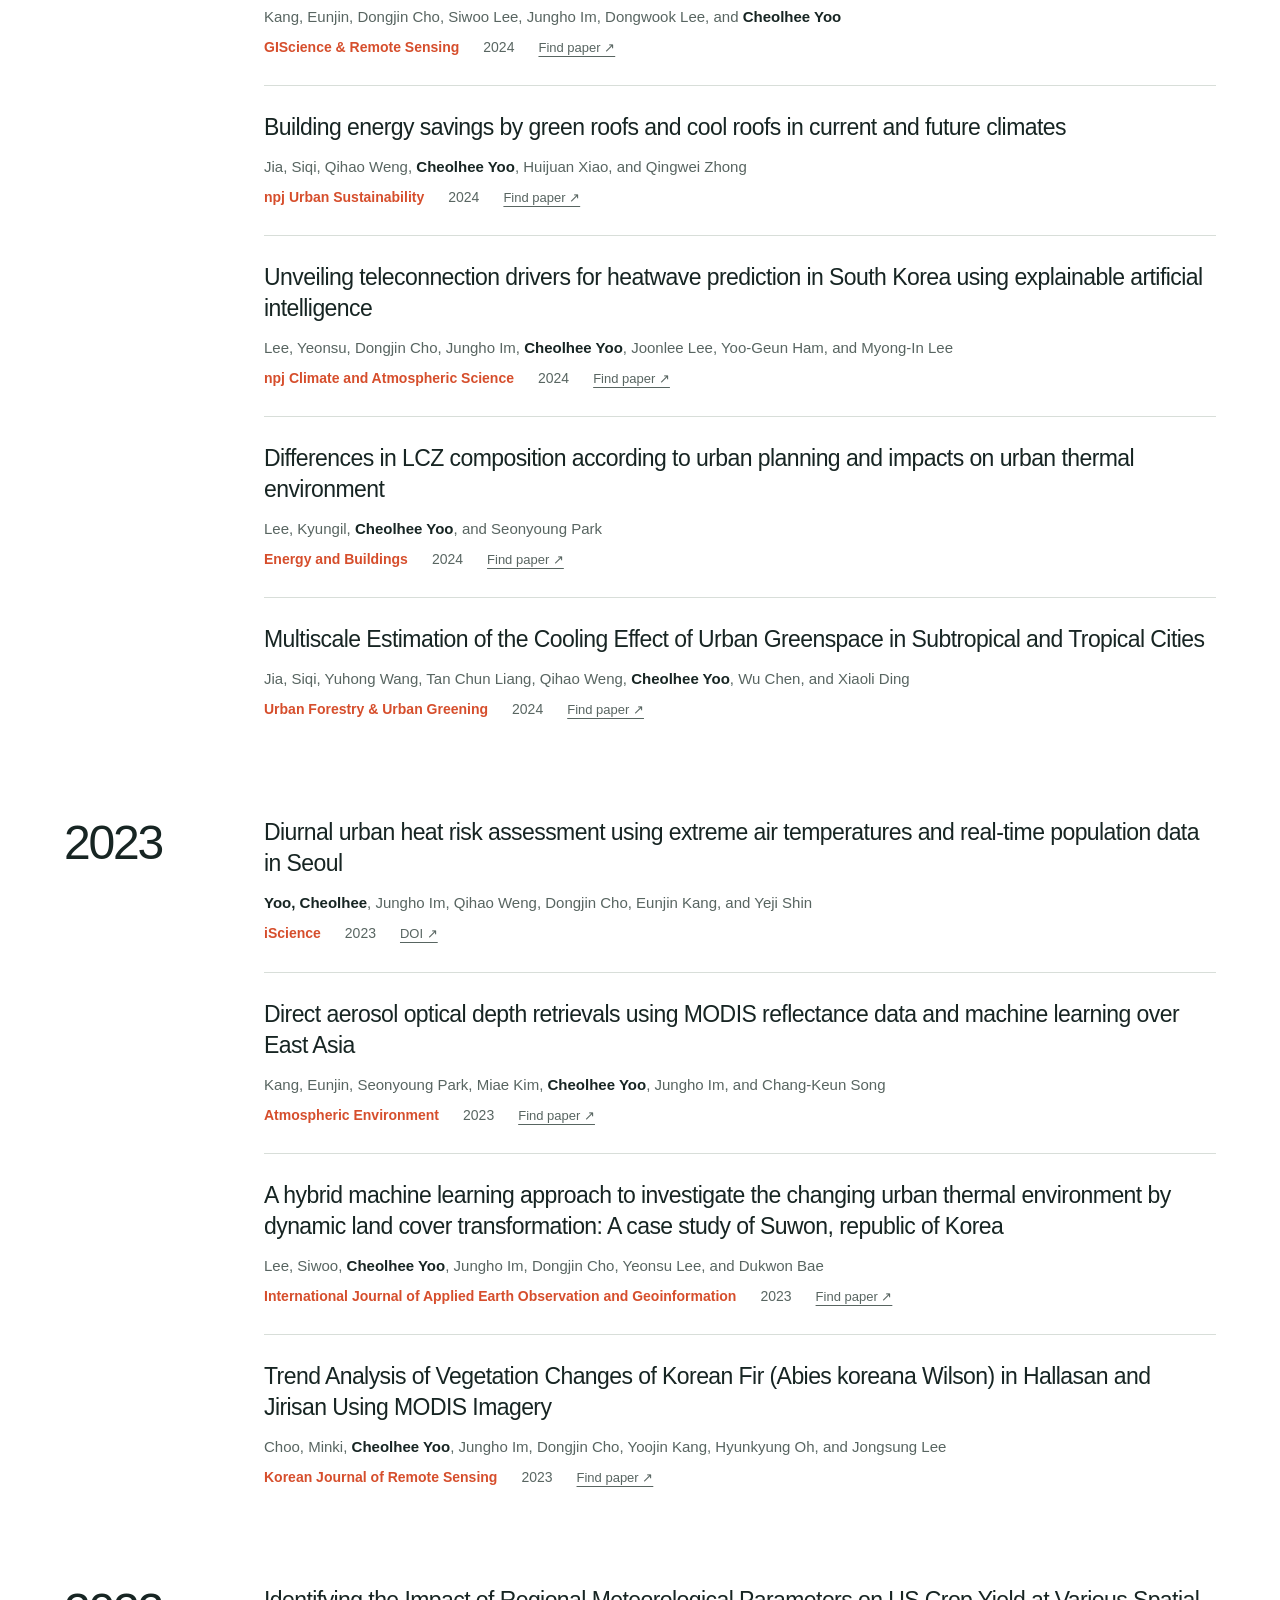
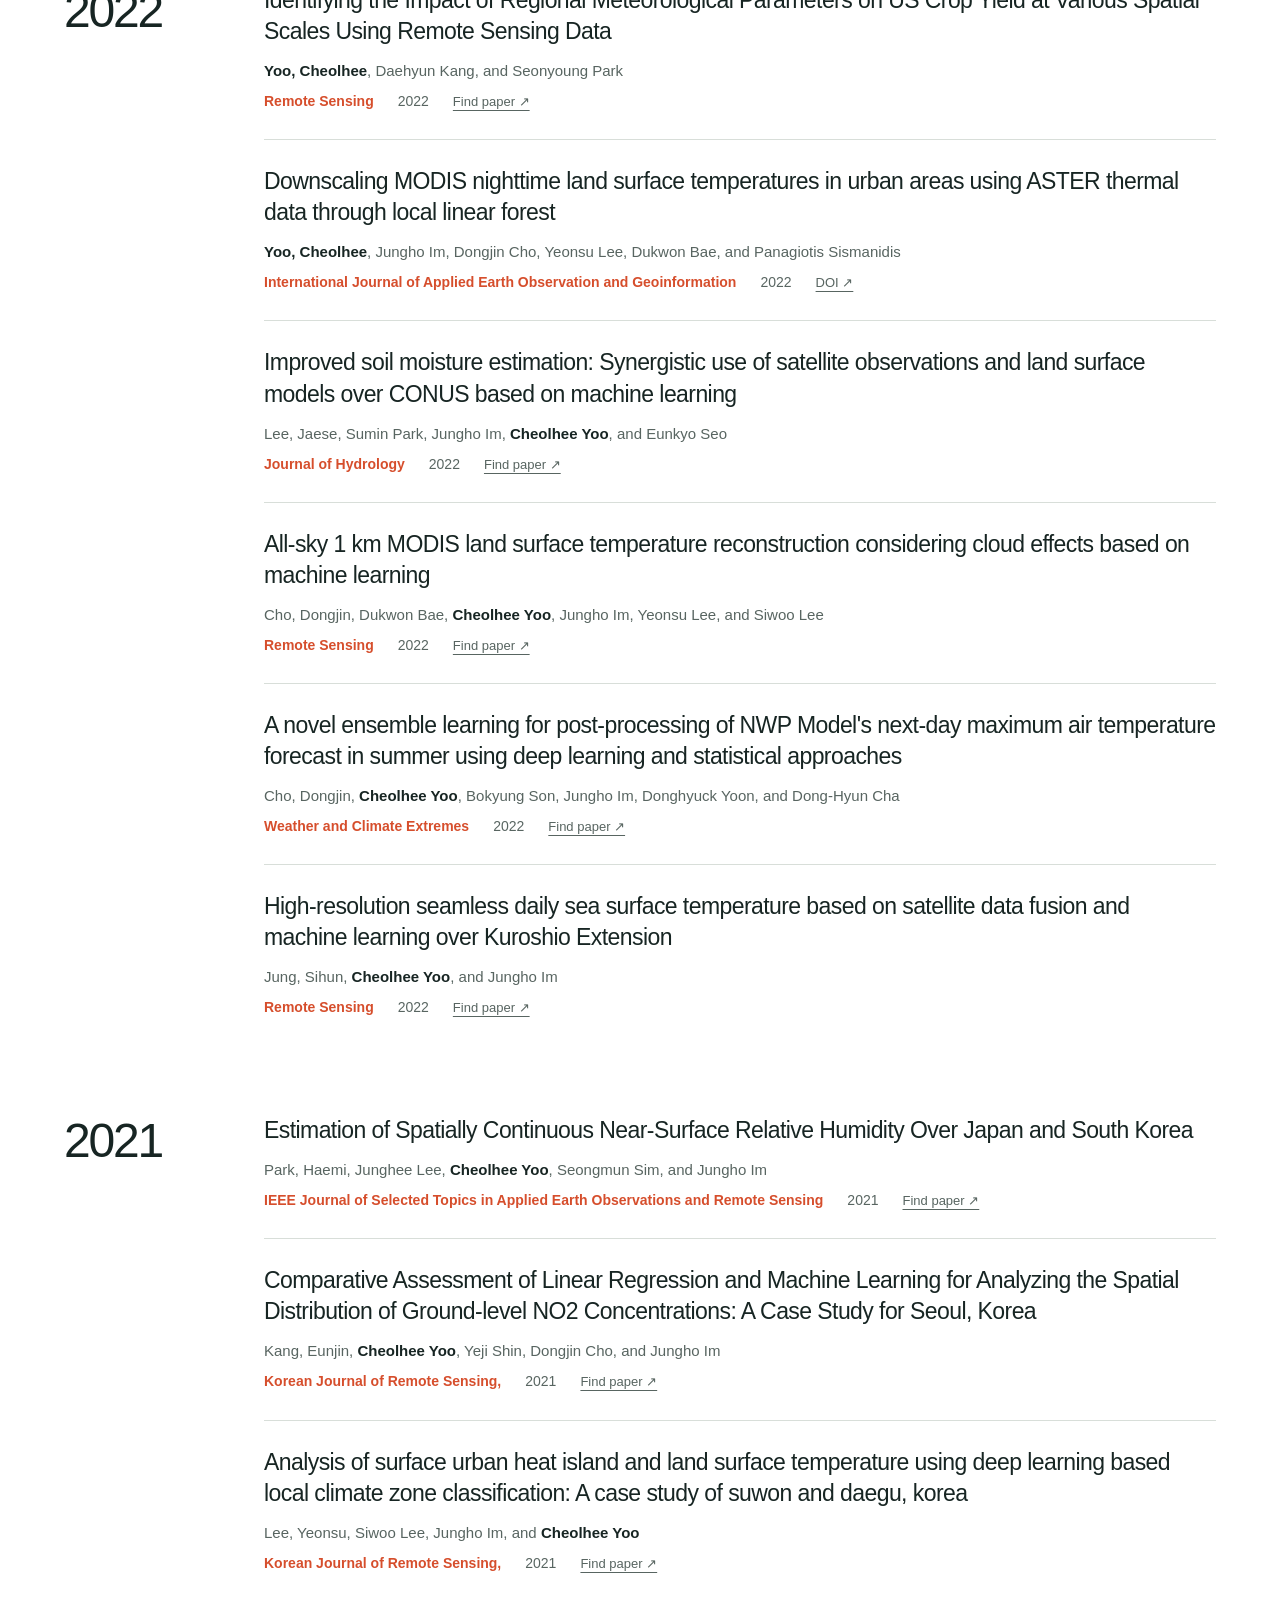
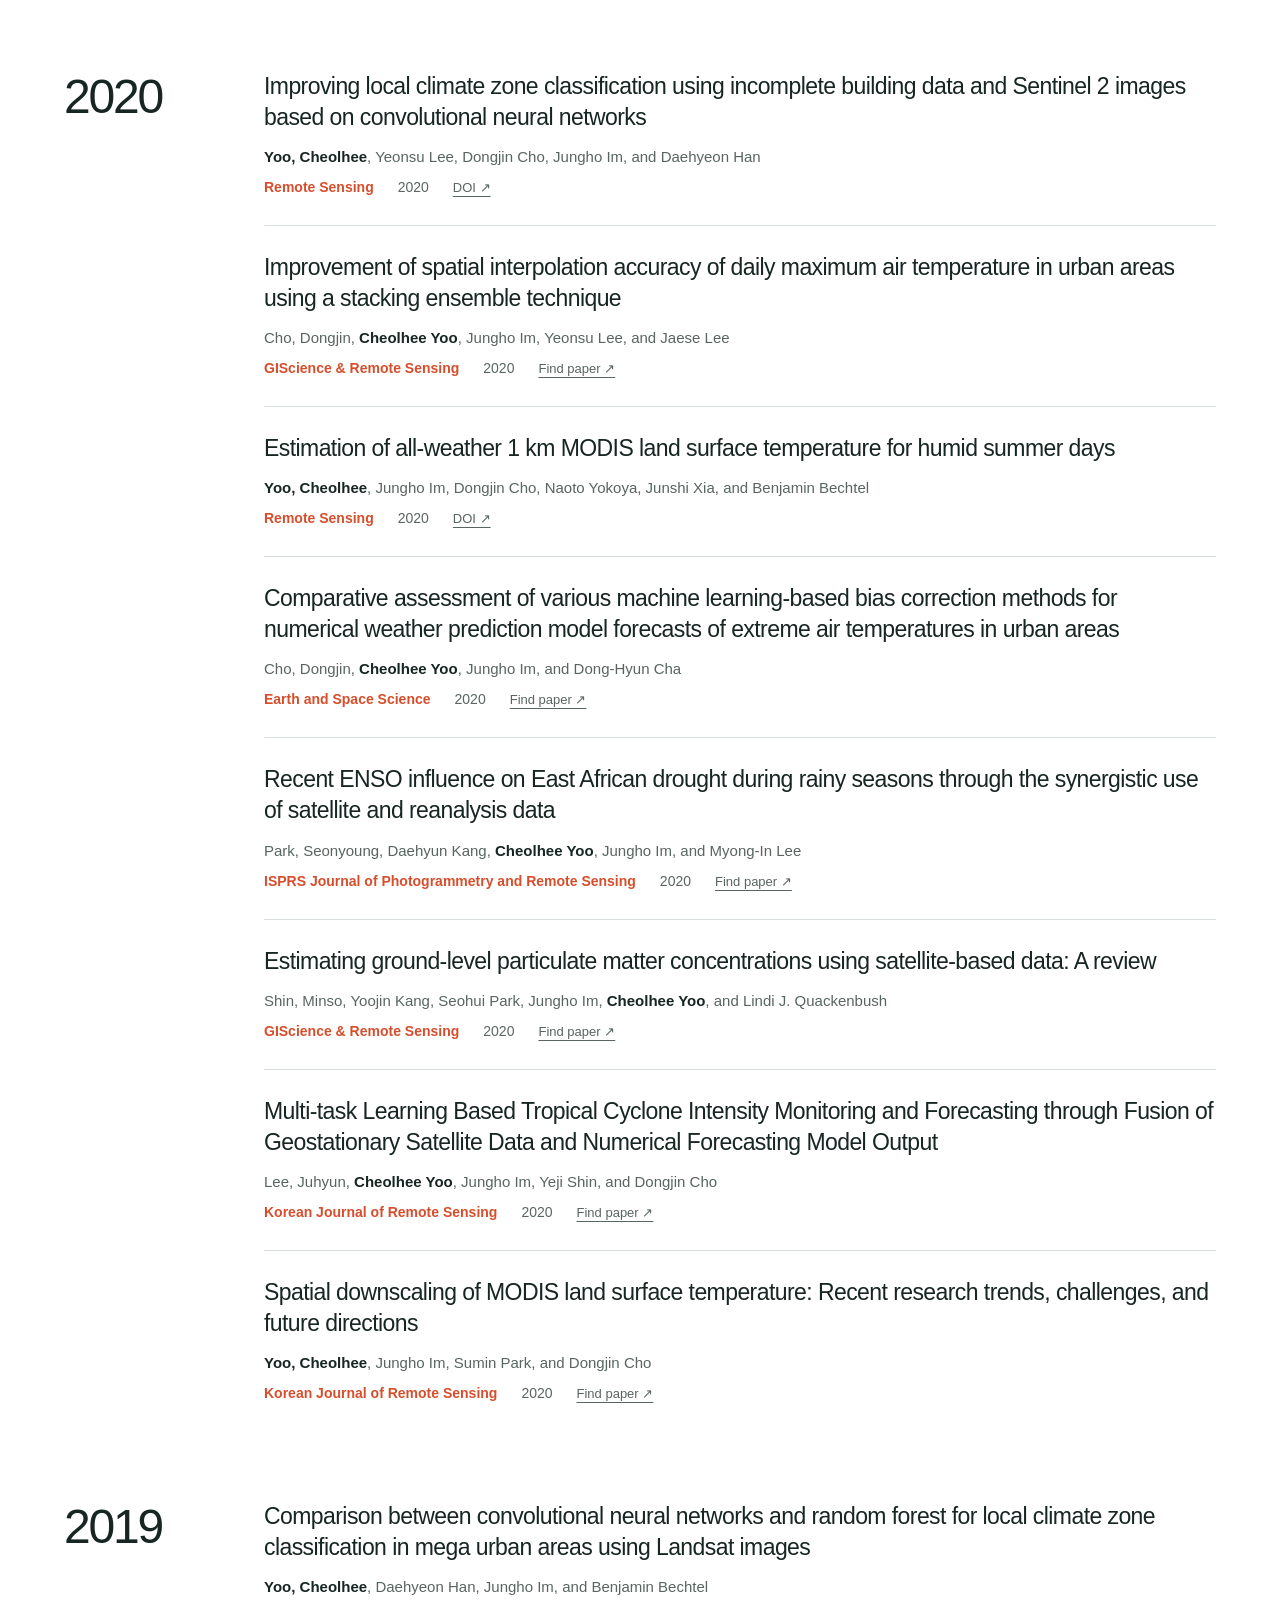
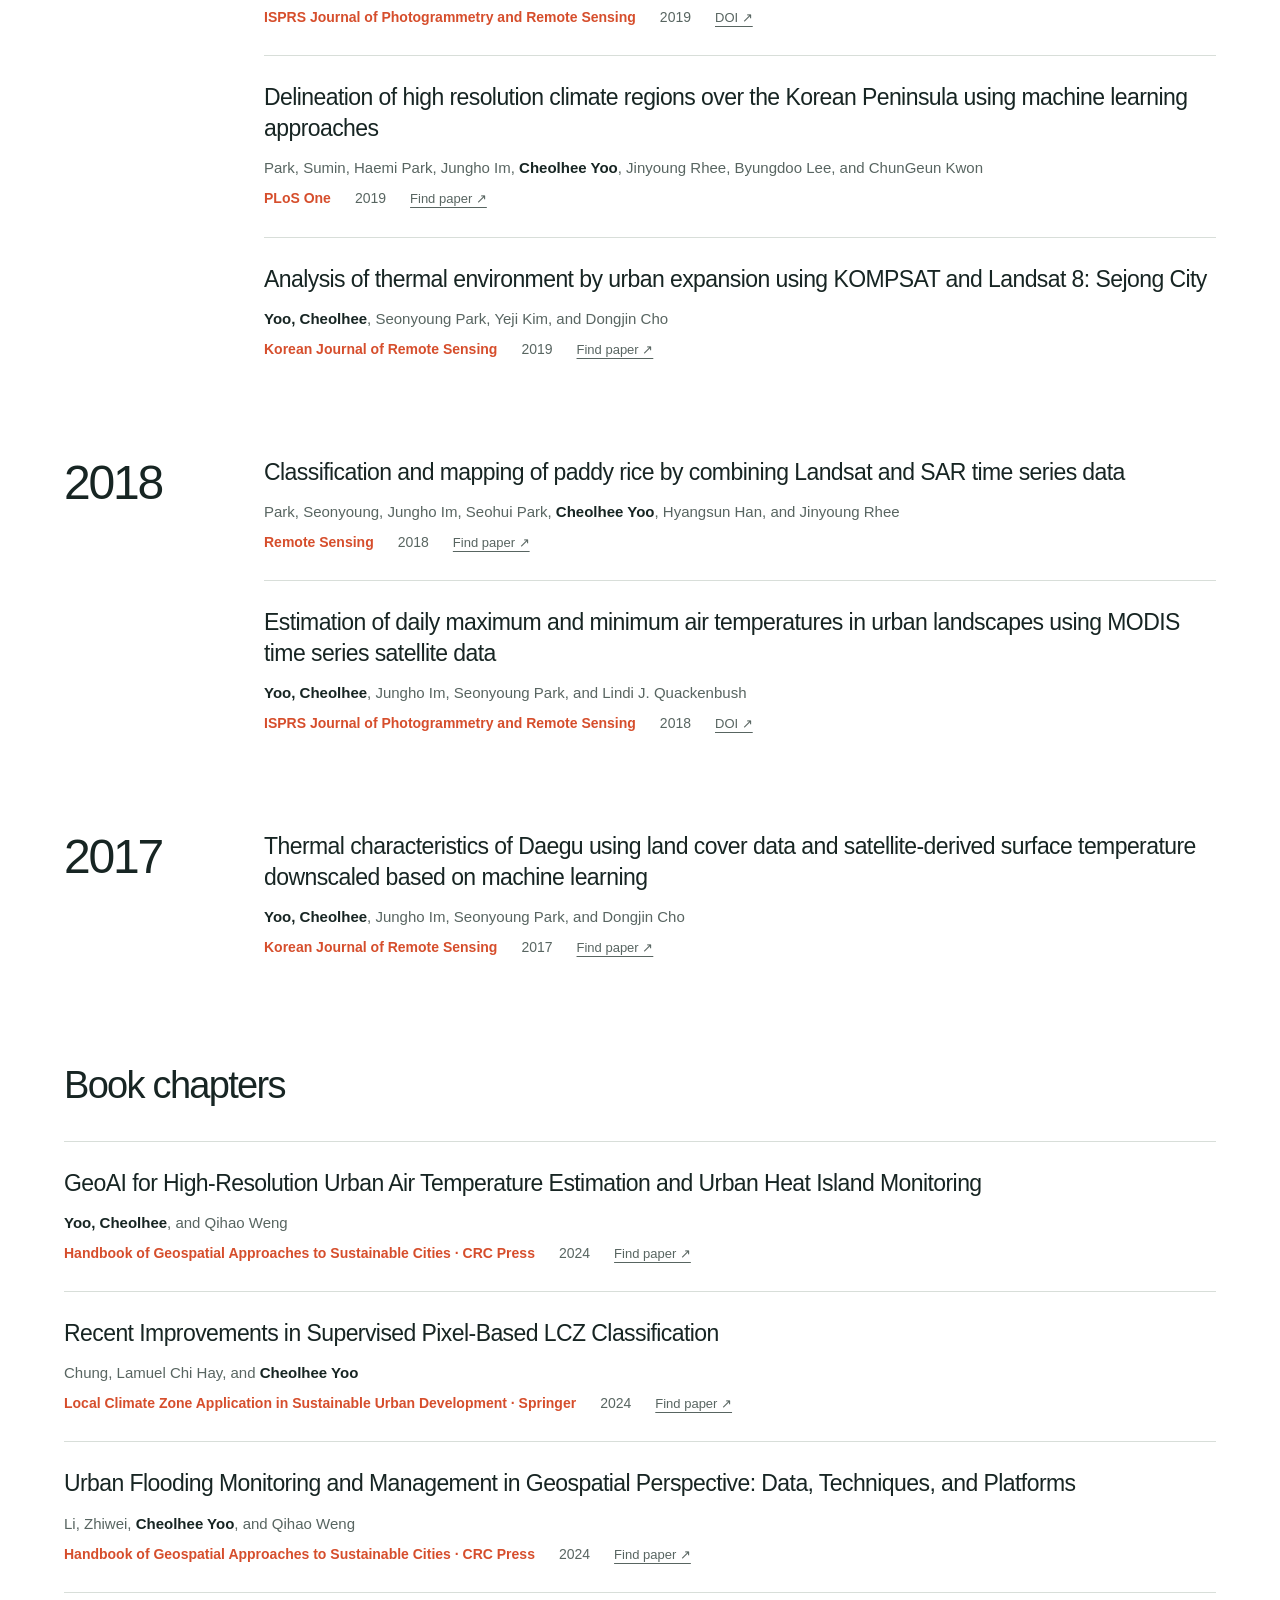
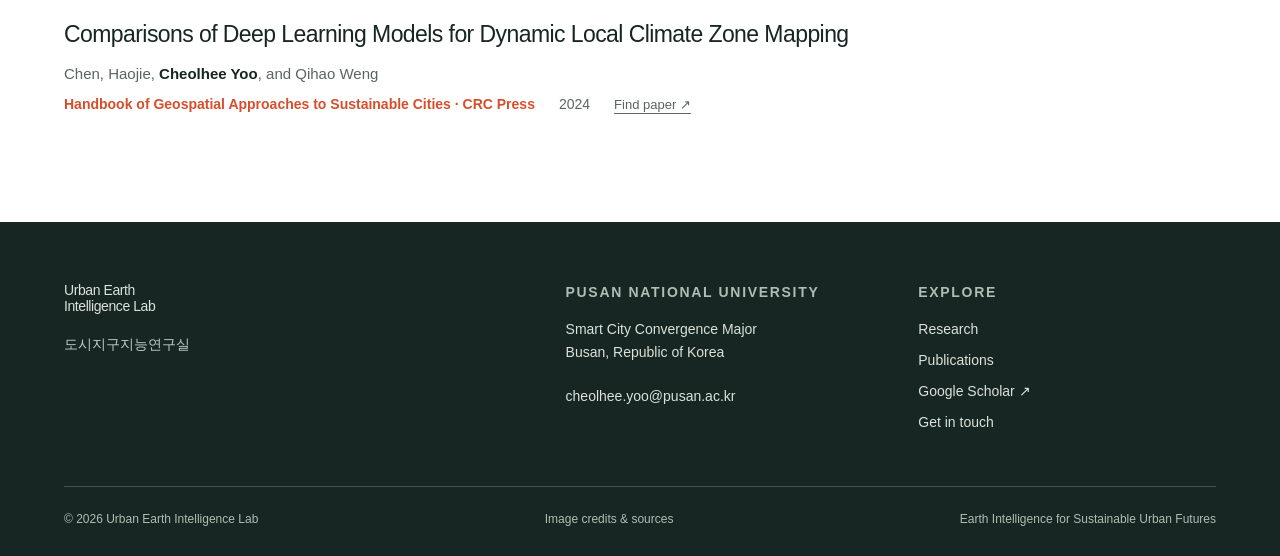
<file: publications.html>
<!doctype html>
<html lang="en"><head>
<meta charset="utf-8"><meta name="viewport" content="width=device-width, initial-scale=1">
<title>Publications | Urban Earth Intelligence Lab</title>
<meta name="description" content="Journal articles and book chapters by Cheolhee Yoo and collaborators on remote sensing, GeoAI, urban climate, and sustainability.">
<meta name="theme-color" content="#172523">
<meta property="og:type" content="website"><meta property="og:title" content="Publications | Urban Earth Intelligence Lab"><meta property="og:description" content="Journal articles and book chapters by Cheolhee Yoo and collaborators on remote sensing, GeoAI, urban climate, and sustainability.">
<link rel="icon" type="image/svg+xml" href="assets/favicon.svg">
<link rel="stylesheet" href="assets/style.css"><script src="assets/main.js" defer></script>
</head><body><a class="skip-link" href="#main">Skip to content</a><header class="site-header"><div class="wrap header-inner">
<a class="brand" href="index.html" aria-label="Urban Earth Intelligence Lab home"><span class="brand-mark" aria-hidden="true">UEI</span><span class="brand-name">Urban Earth<br>Intelligence Lab<span class="brand-ko" lang="ko">도시지구지능연구실</span></span></a>
<button class="menu-button" hidden aria-controls="primary-nav" aria-expanded="false" aria-label="Toggle navigation">Menu</button>
<nav class="nav" id="primary-nav" aria-label="Primary navigation"><a href="index.html">Home</a><a href="research.html">Research</a><a href="people.html">People</a><a href="publications.html" aria-current="page">Publications</a><a href="contact.html">Contact</a></nav></div></header><main id="main"><section class="page-head"><div class="wrap"><p class="eyebrow">Research output</p><h1>Publications.</h1><p>Journal articles and book chapters by Cheolhee Yoo and collaborators, spanning Earth observation, GeoAI, and urban sustainability.</p><nav class="topic-nav" aria-label="Publication years"><a href="#year-2026">2026</a><a href="#year-2025">2025</a><a href="#year-2024">2024</a><a href="#year-2023">2023</a><a href="#year-2022">2022</a><a href="#year-2021">2021</a><a href="#year-2020">2020</a><a href="#year-2019">2019</a><a href="#year-2018">2018</a><a href="#year-2017">2017</a><a href="#books">Book chapters</a></nav></div></section><div class="wrap"><div class="pub-summary"><span>Journal articles · 2017–2026</span><a class="text-link" href="https://scholar.google.com/citations?user=P_pe0a8AAAAJ&amp;hl=en" target="_blank" rel="noopener noreferrer">Google Scholar profile<span aria-hidden="true">↗</span></a></div><section class="pub-year" id="year-2026" aria-labelledby="heading-2026"><h2 id="heading-2026">2026</h2><div><article class="publication"><h3><a href="https://doi.org/10.1038/s41467-026-73062-8" target="_blank" rel="noopener noreferrer">Global patterns of urban heat shaped by climate and morphology</a></h3><p class="authors">Lee, S., <strong>Yoo, C.</strong>, Son, B., Cho, D., Im, J., &amp; Chakraborty, T. C.</p><div class="pub-meta"><span class="journal">Nature Communications</span><span>2026</span><a href="https://doi.org/10.1038/s41467-026-73062-8" target="_blank" rel="noopener noreferrer" aria-label="DOI ↗ — Global patterns of urban heat shaped by climate and morphology">DOI ↗</a></div></article><article class="publication"><h3><a href="https://doi.org/10.1038/s41467-026-73515-0" target="_blank" rel="noopener noreferrer">Spatiotemporal changes in inter-city sustainability impacts linked to emission challenges worldwide</a></h3><p class="authors">Huijuan Xiao, <strong>Cheolhee Yoo</strong>, Qihao Weng, Sheng Bao, Song Xue, Cameron Allen, Jingzheng Ren, Jian Zhou, Zhenci Xu, Mengqian Lu, Jianguo Liu</p><div class="pub-meta"><span class="journal">Nature Communications</span><span>2026</span><a href="https://doi.org/10.1038/s41467-026-73515-0" target="_blank" rel="noopener noreferrer" aria-label="DOI ↗ — Spatiotemporal changes in inter-city sustainability impacts linked to emission challenges worldwide">DOI ↗</a></div></article><article class="publication"><h3><a href="https://scholar.google.com/scholar?q=UNIQUE%3A%20UNified%2C%20high-resolution%20Intelligent%20carbon%20QUantification%20and%20Explanation" target="_blank" rel="noopener noreferrer">UNIQUE: UNified, high-resolution Intelligent carbon QUantification and Explanation</a></h3><p class="authors">Son, B., Sung, T., Bae, S., Choo, M., Im, J., Lee, Y., Rana, S.S., Cho, D., <strong>Yoo, C.</strong>, Hong, J. and Lee, H</p><div class="pub-meta"><span class="journal">Remote Sensing of Environment</span><span>2026</span><a href="https://scholar.google.com/scholar?q=UNIQUE%3A%20UNified%2C%20high-resolution%20Intelligent%20carbon%20QUantification%20and%20Explanation" target="_blank" rel="noopener noreferrer" aria-label="Find paper ↗ — UNIQUE: UNified, high-resolution Intelligent carbon QUantification and Explanation">Find paper ↗</a></div></article><article class="publication"><h3><a href="https://scholar.google.com/scholar?q=A%20residual-based%20approach%20to%20downscale%20all-sky%20LST%20using%20synthetic%20clear-sky%20priors" target="_blank" rel="noopener noreferrer">A residual-based approach to downscale all-sky LST using synthetic clear-sky priors</a></h3><p class="authors">Sismanidis, P., Göttsche, F., <strong>Yoo, C.</strong>, Keramitsoglou, I., &amp; Bechtel, B</p><div class="pub-meta"><span class="journal">Science of Remote Sensing</span><span>2026</span><a href="https://scholar.google.com/scholar?q=A%20residual-based%20approach%20to%20downscale%20all-sky%20LST%20using%20synthetic%20clear-sky%20priors" target="_blank" rel="noopener noreferrer" aria-label="Find paper ↗ — A residual-based approach to downscale all-sky LST using synthetic clear-sky priors">Find paper ↗</a></div></article><article class="publication"><h3><a href="https://scholar.google.com/scholar?q=Downscaling%20of%20Landsat%20LST%20with%20HotSat-1%20data%20and%20generative%20adversarial%20networks" target="_blank" rel="noopener noreferrer">Downscaling of Landsat LST with HotSat-1 data and generative adversarial networks</a></h3><p class="authors">Lee, K., <strong>Yoo, C.</strong>, &amp; Park, S</p><div class="pub-meta"><span class="journal">Artificial Intelligence in Geosciences</span><span>2026</span><a href="https://scholar.google.com/scholar?q=Downscaling%20of%20Landsat%20LST%20with%20HotSat-1%20data%20and%20generative%20adversarial%20networks" target="_blank" rel="noopener noreferrer" aria-label="Find paper ↗ — Downscaling of Landsat LST with HotSat-1 data and generative adversarial networks">Find paper ↗</a></div></article><article class="publication"><h3><a href="https://scholar.google.com/scholar?q=Quantifying%20Multi-pollutant%20Co-exposure%20via%20Deep%20Learning-Based%20Simultaneous%20Prediction%20Using%20Geostationary%20Satellite%20Data" target="_blank" rel="noopener noreferrer">Quantifying Multi-pollutant Co-exposure via Deep Learning-Based Simultaneous Prediction Using Geostationary Satellite Data</a></h3><p class="authors">Kang, E., Jung, S., Im, J., Choi, H., Hwang, S., <strong>Yoo, C.</strong>, ... &amp; Kim, S. M</p><div class="pub-meta"><span class="journal">Environmental Science &amp; Technology</span><span>2026</span><a href="https://scholar.google.com/scholar?q=Quantifying%20Multi-pollutant%20Co-exposure%20via%20Deep%20Learning-Based%20Simultaneous%20Prediction%20Using%20Geostationary%20Satellite%20Data" target="_blank" rel="noopener noreferrer" aria-label="Find paper ↗ — Quantifying Multi-pollutant Co-exposure via Deep Learning-Based Simultaneous Prediction Using Geostationary Satellite Data">Find paper ↗</a></div></article><article class="publication"><h3><a href="https://scholar.google.com/scholar?q=From%20Heat%20Maps%20to%20Cooling%20Actions%3A%20AI-%20Driven%20Citywide%20Hourly%20Mapping%20of%20Thermal%20Stress%2C%20Drivers%2C%20and%20Targeted%20Cooling" target="_blank" rel="noopener noreferrer">From Heat Maps to Cooling Actions: AI- Driven Citywide Hourly Mapping of Thermal Stress, Drivers, and Targeted Cooling</a></h3><p class="authors">Jia, S., <strong>Yoo, C.</strong>, Ou, Y., Chen, G., &amp; Zhao, Q</p><div class="pub-meta"><span class="journal">Sustainable Cities and Society</span><span>2026</span><a href="https://scholar.google.com/scholar?q=From%20Heat%20Maps%20to%20Cooling%20Actions%3A%20AI-%20Driven%20Citywide%20Hourly%20Mapping%20of%20Thermal%20Stress%2C%20Drivers%2C%20and%20Targeted%20Cooling" target="_blank" rel="noopener noreferrer" aria-label="Find paper ↗ — From Heat Maps to Cooling Actions: AI- Driven Citywide Hourly Mapping of Thermal Stress, Drivers, and Targeted Cooling">Find paper ↗</a></div></article></div></section><section class="pub-year" id="year-2025" aria-labelledby="heading-2025"><h2 id="heading-2025">2025</h2><div><article class="publication"><h3><a href="https://doi.org/10.1038/s41597-025-04604-w" target="_blank" rel="noopener noreferrer">Mapping 10-m Industrial Lands across 1000+ Global Large Cities, 2017–2023</a></h3><p class="authors"><strong>Yoo, Cheolhee</strong>, Yuhan Zhou, and Qihao Weng</p><div class="pub-meta"><span class="journal">Scientific Data</span><span>2025</span><a href="https://doi.org/10.1038/s41597-025-04604-w" target="_blank" rel="noopener noreferrer" aria-label="DOI ↗ — Mapping 10-m Industrial Lands across 1000+ Global Large Cities, 2017–2023">DOI ↗</a></div></article><article class="publication"><h3><a href="https://scholar.google.com/scholar?q=Global%20investigation%20of%20pedestrian-%20level%20cooling%20and%20energy-saving%20potentials%20of%20green%20and%20cool%20roofs%20in%2043%20megacities" target="_blank" rel="noopener noreferrer">Global investigation of pedestrian- level cooling and energy-saving potentials of green and cool roofs in 43 megacities</a></h3><p class="authors">Jia, Siqi, Qihao Weng, <strong>Cheolhee Yoo</strong>, and James A. Voogt</p><div class="pub-meta"><span class="journal">Energy and Buildings</span><span>2025</span><a href="https://scholar.google.com/scholar?q=Global%20investigation%20of%20pedestrian-%20level%20cooling%20and%20energy-saving%20potentials%20of%20green%20and%20cool%20roofs%20in%2043%20megacities" target="_blank" rel="noopener noreferrer" aria-label="Find paper ↗ — Global investigation of pedestrian- level cooling and energy-saving potentials of green and cool roofs in 43 megacities">Find paper ↗</a></div></article><article class="publication"><h3><a href="https://scholar.google.com/scholar?q=Irregular%20anisotropy%20in%20surface%20urban%20heat%20island%20footprint" target="_blank" rel="noopener noreferrer">Irregular anisotropy in surface urban heat island footprint</a></h3><p class="authors">Yang, Xinyue, Yongze Song, <strong>Cheolhee Yoo</strong>, Kai Ren, and Peng Wu</p><div class="pub-meta"><span class="journal">Sustainable Cities and Society</span><span>2025</span><a href="https://scholar.google.com/scholar?q=Irregular%20anisotropy%20in%20surface%20urban%20heat%20island%20footprint" target="_blank" rel="noopener noreferrer" aria-label="Find paper ↗ — Irregular anisotropy in surface urban heat island footprint">Find paper ↗</a></div></article><article class="publication"><h3><a href="https://scholar.google.com/scholar?q=Improved%20hourly%20all-sky%20land%20surface%20temperature%20estimation%3A%20Incorporating%20the%20temporal%20variability%20of%20cloud-radiation%20interactions" target="_blank" rel="noopener noreferrer">Improved hourly all-sky land surface temperature estimation: Incorporating the temporal variability of cloud-radiation interactions</a></h3><p class="authors">Bae, Dukwon, Dongjin Cho, Jungho Im, <strong>Cheolhee Yoo</strong>, Yeonsu Lee, and Siwoo Lee</p><div class="pub-meta"><span class="journal">International Journal of Applied Earth Observation and Geoinformation</span><span>2025</span><a href="https://scholar.google.com/scholar?q=Improved%20hourly%20all-sky%20land%20surface%20temperature%20estimation%3A%20Incorporating%20the%20temporal%20variability%20of%20cloud-radiation%20interactions" target="_blank" rel="noopener noreferrer" aria-label="Find paper ↗ — Improved hourly all-sky land surface temperature estimation: Incorporating the temporal variability of cloud-radiation interactions">Find paper ↗</a></div></article><article class="publication"><h3><a href="https://scholar.google.com/scholar?q=Nighttime%20satellite%20land%20surface%20temperature%20for%20urban%20applications%3A%20achievements%2C%20challenges%2C%20and%20future%20prospects" target="_blank" rel="noopener noreferrer">Nighttime satellite land surface temperature for urban applications: achievements, challenges, and future prospects</a></h3><p class="authors">Kim, Youngseok, <strong>Cheolhee Yoo</strong>, and Jungho Im</p><div class="pub-meta"><span class="journal">GIScience &amp; Remote Sensing</span><span>2025</span><a href="https://scholar.google.com/scholar?q=Nighttime%20satellite%20land%20surface%20temperature%20for%20urban%20applications%3A%20achievements%2C%20challenges%2C%20and%20future%20prospects" target="_blank" rel="noopener noreferrer" aria-label="Find paper ↗ — Nighttime satellite land surface temperature for urban applications: achievements, challenges, and future prospects">Find paper ↗</a></div></article><article class="publication"><h3><a href="https://scholar.google.com/scholar?q=A%203-dimension%20urban%20growth%20analysis%20using%20local%20climate%20zone%20mapping" target="_blank" rel="noopener noreferrer">A 3-dimension urban growth analysis using local climate zone mapping</a></h3><p class="authors">Chen, Haojie, <strong>Cheolhee Yoo</strong>, and Jacqueline TY Lo</p><div class="pub-meta"><span class="journal">GIScience &amp; Remote Sensing</span><span>2025</span><a href="https://scholar.google.com/scholar?q=A%203-dimension%20urban%20growth%20analysis%20using%20local%20climate%20zone%20mapping" target="_blank" rel="noopener noreferrer" aria-label="Find paper ↗ — A 3-dimension urban growth analysis using local climate zone mapping">Find paper ↗</a></div></article></div></section><section class="pub-year" id="year-2024" aria-labelledby="heading-2024"><h2 id="heading-2024">2024</h2><div><article class="publication"><h3><a href="https://doi.org/10.1038/s43247-024-01375-x" target="_blank" rel="noopener noreferrer">Unequal impacts of urban industrial land expansion on economic growth and carbon dioxide emissions</a></h3><p class="authors"><strong>Yoo, Cheolhee</strong>, Huijuan Xiao, Qing-wei Zhong, and Qihao Weng</p><div class="pub-meta"><span class="journal">Communications Earth &amp; Environment</span><span>2024</span><a href="https://doi.org/10.1038/s43247-024-01375-x" target="_blank" rel="noopener noreferrer" aria-label="DOI ↗ — Unequal impacts of urban industrial land expansion on economic growth and carbon dioxide emissions">DOI ↗</a></div></article><article class="publication"><h3><a href="https://scholar.google.com/scholar?q=An%20explainable%20AI%20framework%20for%20spatiotemporal%20risk%20factor%20analysis%20in%20public%20health%3A%20a%20case%20study%20of%20cardiovascular%20mortality%20in%20South%20Korea" target="_blank" rel="noopener noreferrer">An explainable AI framework for spatiotemporal risk factor analysis in public health: a case study of cardiovascular mortality in South Korea</a></h3><p class="authors">Kang, Eunjin, Dongjin Cho, Siwoo Lee, Jungho Im, Dongwook Lee, and <strong>Cheolhee Yoo</strong></p><div class="pub-meta"><span class="journal">GIScience &amp; Remote Sensing</span><span>2024</span><a href="https://scholar.google.com/scholar?q=An%20explainable%20AI%20framework%20for%20spatiotemporal%20risk%20factor%20analysis%20in%20public%20health%3A%20a%20case%20study%20of%20cardiovascular%20mortality%20in%20South%20Korea" target="_blank" rel="noopener noreferrer" aria-label="Find paper ↗ — An explainable AI framework for spatiotemporal risk factor analysis in public health: a case study of cardiovascular mortality in South Korea">Find paper ↗</a></div></article><article class="publication"><h3><a href="https://scholar.google.com/scholar?q=Building%20energy%20savings%20by%20green%20roofs%20and%20cool%20roofs%20in%20current%20and%20future%20climates" target="_blank" rel="noopener noreferrer">Building energy savings by green roofs and cool roofs in current and future climates</a></h3><p class="authors">Jia, Siqi, Qihao Weng, <strong>Cheolhee Yoo</strong>, Huijuan Xiao, and Qingwei Zhong</p><div class="pub-meta"><span class="journal">npj Urban Sustainability</span><span>2024</span><a href="https://scholar.google.com/scholar?q=Building%20energy%20savings%20by%20green%20roofs%20and%20cool%20roofs%20in%20current%20and%20future%20climates" target="_blank" rel="noopener noreferrer" aria-label="Find paper ↗ — Building energy savings by green roofs and cool roofs in current and future climates">Find paper ↗</a></div></article><article class="publication"><h3><a href="https://scholar.google.com/scholar?q=Unveiling%20teleconnection%20drivers%20for%20heatwave%20prediction%20in%20South%20Korea%20using%20explainable%20artificial%20intelligence" target="_blank" rel="noopener noreferrer">Unveiling teleconnection drivers for heatwave prediction in South Korea using explainable artificial intelligence</a></h3><p class="authors">Lee, Yeonsu, Dongjin Cho, Jungho Im, <strong>Cheolhee Yoo</strong>, Joonlee Lee, Yoo-Geun Ham, and Myong-In Lee</p><div class="pub-meta"><span class="journal">npj Climate and Atmospheric Science</span><span>2024</span><a href="https://scholar.google.com/scholar?q=Unveiling%20teleconnection%20drivers%20for%20heatwave%20prediction%20in%20South%20Korea%20using%20explainable%20artificial%20intelligence" target="_blank" rel="noopener noreferrer" aria-label="Find paper ↗ — Unveiling teleconnection drivers for heatwave prediction in South Korea using explainable artificial intelligence">Find paper ↗</a></div></article><article class="publication"><h3><a href="https://scholar.google.com/scholar?q=Differences%20in%20LCZ%20composition%20according%20to%20urban%20planning%20and%20impacts%20on%20urban%20thermal%20environment" target="_blank" rel="noopener noreferrer">Differences in LCZ composition according to urban planning and impacts on urban thermal environment</a></h3><p class="authors">Lee, Kyungil, <strong>Cheolhee Yoo</strong>, and Seonyoung Park</p><div class="pub-meta"><span class="journal">Energy and Buildings</span><span>2024</span><a href="https://scholar.google.com/scholar?q=Differences%20in%20LCZ%20composition%20according%20to%20urban%20planning%20and%20impacts%20on%20urban%20thermal%20environment" target="_blank" rel="noopener noreferrer" aria-label="Find paper ↗ — Differences in LCZ composition according to urban planning and impacts on urban thermal environment">Find paper ↗</a></div></article><article class="publication"><h3><a href="https://scholar.google.com/scholar?q=Multiscale%20Estimation%20of%20the%20Cooling%20Effect%20of%20Urban%20Greenspace%20in%20Subtropical%20and%20Tropical%20Cities" target="_blank" rel="noopener noreferrer">Multiscale Estimation of the Cooling Effect of Urban Greenspace in Subtropical and Tropical Cities</a></h3><p class="authors">Jia, Siqi, Yuhong Wang, Tan Chun Liang, Qihao Weng, <strong>Cheolhee Yoo</strong>, Wu Chen, and Xiaoli Ding</p><div class="pub-meta"><span class="journal">Urban Forestry &amp; Urban Greening</span><span>2024</span><a href="https://scholar.google.com/scholar?q=Multiscale%20Estimation%20of%20the%20Cooling%20Effect%20of%20Urban%20Greenspace%20in%20Subtropical%20and%20Tropical%20Cities" target="_blank" rel="noopener noreferrer" aria-label="Find paper ↗ — Multiscale Estimation of the Cooling Effect of Urban Greenspace in Subtropical and Tropical Cities">Find paper ↗</a></div></article></div></section><section class="pub-year" id="year-2023" aria-labelledby="heading-2023"><h2 id="heading-2023">2023</h2><div><article class="publication"><h3><a href="https://doi.org/10.1016/j.isci.2023.108123" target="_blank" rel="noopener noreferrer">Diurnal urban heat risk assessment using extreme air temperatures and real-time population data in Seoul</a></h3><p class="authors"><strong>Yoo, Cheolhee</strong>, Jungho Im, Qihao Weng, Dongjin Cho, Eunjin Kang, and Yeji Shin</p><div class="pub-meta"><span class="journal">iScience</span><span>2023</span><a href="https://doi.org/10.1016/j.isci.2023.108123" target="_blank" rel="noopener noreferrer" aria-label="DOI ↗ — Diurnal urban heat risk assessment using extreme air temperatures and real-time population data in Seoul">DOI ↗</a></div></article><article class="publication"><h3><a href="https://scholar.google.com/scholar?q=Direct%20aerosol%20optical%20depth%20retrievals%20using%20MODIS%20reflectance%20data%20and%20machine%20learning%20over%20East%20Asia" target="_blank" rel="noopener noreferrer">Direct aerosol optical depth retrievals using MODIS reflectance data and machine learning over East Asia</a></h3><p class="authors">Kang, Eunjin, Seonyoung Park, Miae Kim, <strong>Cheolhee Yoo</strong>, Jungho Im, and Chang-Keun Song</p><div class="pub-meta"><span class="journal">Atmospheric Environment</span><span>2023</span><a href="https://scholar.google.com/scholar?q=Direct%20aerosol%20optical%20depth%20retrievals%20using%20MODIS%20reflectance%20data%20and%20machine%20learning%20over%20East%20Asia" target="_blank" rel="noopener noreferrer" aria-label="Find paper ↗ — Direct aerosol optical depth retrievals using MODIS reflectance data and machine learning over East Asia">Find paper ↗</a></div></article><article class="publication"><h3><a href="https://scholar.google.com/scholar?q=A%20hybrid%20machine%20learning%20approach%20to%20investigate%20the%20changing%20urban%20thermal%20environment%20by%20dynamic%20land%20cover%20transformation%3A%20A%20case%20study%20of%20Suwon%2C%20republic%20of%20Korea" target="_blank" rel="noopener noreferrer">A hybrid machine learning approach to investigate the changing urban thermal environment by dynamic land cover transformation: A case study of Suwon, republic of Korea</a></h3><p class="authors">Lee, Siwoo, <strong>Cheolhee Yoo</strong>, Jungho Im, Dongjin Cho, Yeonsu Lee, and Dukwon Bae</p><div class="pub-meta"><span class="journal">International Journal of Applied Earth Observation and Geoinformation</span><span>2023</span><a href="https://scholar.google.com/scholar?q=A%20hybrid%20machine%20learning%20approach%20to%20investigate%20the%20changing%20urban%20thermal%20environment%20by%20dynamic%20land%20cover%20transformation%3A%20A%20case%20study%20of%20Suwon%2C%20republic%20of%20Korea" target="_blank" rel="noopener noreferrer" aria-label="Find paper ↗ — A hybrid machine learning approach to investigate the changing urban thermal environment by dynamic land cover transformation: A case study of Suwon, republic of Korea">Find paper ↗</a></div></article><article class="publication"><h3><a href="https://scholar.google.com/scholar?q=Trend%20Analysis%20of%20Vegetation%20Changes%20of%20Korean%20Fir%20%28Abies%20koreana%20Wilson%29%20in%20Hallasan%20and%20Jirisan%20Using%20MODIS%20Imagery" target="_blank" rel="noopener noreferrer">Trend Analysis of Vegetation Changes of Korean Fir (Abies koreana Wilson) in Hallasan and Jirisan Using MODIS Imagery</a></h3><p class="authors">Choo, Minki, <strong>Cheolhee Yoo</strong>, Jungho Im, Dongjin Cho, Yoojin Kang, Hyunkyung Oh, and Jongsung Lee</p><div class="pub-meta"><span class="journal">Korean Journal of Remote Sensing</span><span>2023</span><a href="https://scholar.google.com/scholar?q=Trend%20Analysis%20of%20Vegetation%20Changes%20of%20Korean%20Fir%20%28Abies%20koreana%20Wilson%29%20in%20Hallasan%20and%20Jirisan%20Using%20MODIS%20Imagery" target="_blank" rel="noopener noreferrer" aria-label="Find paper ↗ — Trend Analysis of Vegetation Changes of Korean Fir (Abies koreana Wilson) in Hallasan and Jirisan Using MODIS Imagery">Find paper ↗</a></div></article></div></section><section class="pub-year" id="year-2022" aria-labelledby="heading-2022"><h2 id="heading-2022">2022</h2><div><article class="publication"><h3><a href="https://scholar.google.com/scholar?q=Identifying%20the%20Impact%20of%20Regional%20Meteorological%20Parameters%20on%20US%20Crop%20Yield%20at%20Various%20Spatial%20Scales%20Using%20Remote%20Sensing%20Data" target="_blank" rel="noopener noreferrer">Identifying the Impact of Regional Meteorological Parameters on US Crop Yield at Various Spatial Scales Using Remote Sensing Data</a></h3><p class="authors"><strong>Yoo, Cheolhee</strong>, Daehyun Kang, and Seonyoung Park</p><div class="pub-meta"><span class="journal">Remote Sensing</span><span>2022</span><a href="https://scholar.google.com/scholar?q=Identifying%20the%20Impact%20of%20Regional%20Meteorological%20Parameters%20on%20US%20Crop%20Yield%20at%20Various%20Spatial%20Scales%20Using%20Remote%20Sensing%20Data" target="_blank" rel="noopener noreferrer" aria-label="Find paper ↗ — Identifying the Impact of Regional Meteorological Parameters on US Crop Yield at Various Spatial Scales Using Remote Sensing Data">Find paper ↗</a></div></article><article class="publication"><h3><a href="https://doi.org/10.1016/j.jag.2022.102827" target="_blank" rel="noopener noreferrer">Downscaling MODIS nighttime land surface temperatures in urban areas using ASTER thermal data through local linear forest</a></h3><p class="authors"><strong>Yoo, Cheolhee</strong>, Jungho Im, Dongjin Cho, Yeonsu Lee, Dukwon Bae, and Panagiotis Sismanidis</p><div class="pub-meta"><span class="journal">International Journal of Applied Earth Observation and Geoinformation</span><span>2022</span><a href="https://doi.org/10.1016/j.jag.2022.102827" target="_blank" rel="noopener noreferrer" aria-label="DOI ↗ — Downscaling MODIS nighttime land surface temperatures in urban areas using ASTER thermal data through local linear forest">DOI ↗</a></div></article><article class="publication"><h3><a href="https://scholar.google.com/scholar?q=Improved%20soil%20moisture%20estimation%3A%20Synergistic%20use%20of%20satellite%20observations%20and%20land%20surface%20models%20over%20CONUS%20based%20on%20machine%20learning" target="_blank" rel="noopener noreferrer">Improved soil moisture estimation: Synergistic use of satellite observations and land surface models over CONUS based on machine learning</a></h3><p class="authors">Lee, Jaese, Sumin Park, Jungho Im, <strong>Cheolhee Yoo</strong>, and Eunkyo Seo</p><div class="pub-meta"><span class="journal">Journal of Hydrology</span><span>2022</span><a href="https://scholar.google.com/scholar?q=Improved%20soil%20moisture%20estimation%3A%20Synergistic%20use%20of%20satellite%20observations%20and%20land%20surface%20models%20over%20CONUS%20based%20on%20machine%20learning" target="_blank" rel="noopener noreferrer" aria-label="Find paper ↗ — Improved soil moisture estimation: Synergistic use of satellite observations and land surface models over CONUS based on machine learning">Find paper ↗</a></div></article><article class="publication"><h3><a href="https://scholar.google.com/scholar?q=All-sky%201%20km%20MODIS%20land%20surface%20temperature%20reconstruction%20considering%20cloud%20effects%20based%20on%20machine%20learning" target="_blank" rel="noopener noreferrer">All-sky 1 km MODIS land surface temperature reconstruction considering cloud effects based on machine learning</a></h3><p class="authors">Cho, Dongjin, Dukwon Bae, <strong>Cheolhee Yoo</strong>, Jungho Im, Yeonsu Lee, and Siwoo Lee</p><div class="pub-meta"><span class="journal">Remote Sensing</span><span>2022</span><a href="https://scholar.google.com/scholar?q=All-sky%201%20km%20MODIS%20land%20surface%20temperature%20reconstruction%20considering%20cloud%20effects%20based%20on%20machine%20learning" target="_blank" rel="noopener noreferrer" aria-label="Find paper ↗ — All-sky 1 km MODIS land surface temperature reconstruction considering cloud effects based on machine learning">Find paper ↗</a></div></article><article class="publication"><h3><a href="https://scholar.google.com/scholar?q=A%20novel%20ensemble%20learning%20for%20post-processing%20of%20NWP%20Model%27s%20next-day%20maximum%20air%20temperature%20forecast%20in%20summer%20using%20deep%20learning%20and%20statistical%20approaches" target="_blank" rel="noopener noreferrer">A novel ensemble learning for post-processing of NWP Model&#x27;s next-day maximum air temperature forecast in summer using deep learning and statistical approaches</a></h3><p class="authors">Cho, Dongjin, <strong>Cheolhee Yoo</strong>, Bokyung Son, Jungho Im, Donghyuck Yoon, and Dong-Hyun Cha</p><div class="pub-meta"><span class="journal">Weather and Climate Extremes</span><span>2022</span><a href="https://scholar.google.com/scholar?q=A%20novel%20ensemble%20learning%20for%20post-processing%20of%20NWP%20Model%27s%20next-day%20maximum%20air%20temperature%20forecast%20in%20summer%20using%20deep%20learning%20and%20statistical%20approaches" target="_blank" rel="noopener noreferrer" aria-label="Find paper ↗ — A novel ensemble learning for post-processing of NWP Model&#x27;s next-day maximum air temperature forecast in summer using deep learning and statistical approaches">Find paper ↗</a></div></article><article class="publication"><h3><a href="https://scholar.google.com/scholar?q=High-resolution%20seamless%20daily%20sea%20surface%20temperature%20based%20on%20satellite%20data%20fusion%20and%20machine%20learning%20over%20Kuroshio%20Extension" target="_blank" rel="noopener noreferrer">High-resolution seamless daily sea surface temperature based on satellite data fusion and machine learning over Kuroshio Extension</a></h3><p class="authors">Jung, Sihun, <strong>Cheolhee Yoo</strong>, and Jungho Im</p><div class="pub-meta"><span class="journal">Remote Sensing</span><span>2022</span><a href="https://scholar.google.com/scholar?q=High-resolution%20seamless%20daily%20sea%20surface%20temperature%20based%20on%20satellite%20data%20fusion%20and%20machine%20learning%20over%20Kuroshio%20Extension" target="_blank" rel="noopener noreferrer" aria-label="Find paper ↗ — High-resolution seamless daily sea surface temperature based on satellite data fusion and machine learning over Kuroshio Extension">Find paper ↗</a></div></article></div></section><section class="pub-year" id="year-2021" aria-labelledby="heading-2021"><h2 id="heading-2021">2021</h2><div><article class="publication"><h3><a href="https://scholar.google.com/scholar?q=Estimation%20of%20Spatially%20Continuous%20Near-Surface%20Relative%20Humidity%20Over%20Japan%20and%20South%20Korea" target="_blank" rel="noopener noreferrer">Estimation of Spatially Continuous Near-Surface Relative Humidity Over Japan and South Korea</a></h3><p class="authors">Park, Haemi, Junghee Lee, <strong>Cheolhee Yoo</strong>, Seongmun Sim, and Jungho Im</p><div class="pub-meta"><span class="journal">IEEE Journal of Selected Topics in Applied Earth Observations and Remote Sensing</span><span>2021</span><a href="https://scholar.google.com/scholar?q=Estimation%20of%20Spatially%20Continuous%20Near-Surface%20Relative%20Humidity%20Over%20Japan%20and%20South%20Korea" target="_blank" rel="noopener noreferrer" aria-label="Find paper ↗ — Estimation of Spatially Continuous Near-Surface Relative Humidity Over Japan and South Korea">Find paper ↗</a></div></article><article class="publication"><h3><a href="https://scholar.google.com/scholar?q=Comparative%20Assessment%20of%20Linear%20Regression%20and%20Machine%20Learning%20for%20Analyzing%20the%20Spatial%20Distribution%20of%20Ground-level%20NO2%20Concentrations%3A%20A%20Case%20Study%20for%20Seoul%2C%20Korea" target="_blank" rel="noopener noreferrer">Comparative Assessment of Linear Regression and Machine Learning for Analyzing the Spatial Distribution of Ground-level NO2 Concentrations: A Case Study for Seoul, Korea</a></h3><p class="authors">Kang, Eunjin, <strong>Cheolhee Yoo</strong>, Yeji Shin, Dongjin Cho, and Jungho Im</p><div class="pub-meta"><span class="journal">Korean Journal of Remote Sensing,</span><span>2021</span><a href="https://scholar.google.com/scholar?q=Comparative%20Assessment%20of%20Linear%20Regression%20and%20Machine%20Learning%20for%20Analyzing%20the%20Spatial%20Distribution%20of%20Ground-level%20NO2%20Concentrations%3A%20A%20Case%20Study%20for%20Seoul%2C%20Korea" target="_blank" rel="noopener noreferrer" aria-label="Find paper ↗ — Comparative Assessment of Linear Regression and Machine Learning for Analyzing the Spatial Distribution of Ground-level NO2 Concentrations: A Case Study for Seoul, Korea">Find paper ↗</a></div></article><article class="publication"><h3><a href="https://scholar.google.com/scholar?q=Analysis%20of%20surface%20urban%20heat%20island%20and%20land%20surface%20temperature%20using%20deep%20learning%20based%20local%20climate%20zone%20classification%3A%20A%20case%20study%20of%20suwon%20and%20daegu%2C%20korea" target="_blank" rel="noopener noreferrer">Analysis of surface urban heat island and land surface temperature using deep learning based local climate zone classification: A case study of suwon and daegu, korea</a></h3><p class="authors">Lee, Yeonsu, Siwoo Lee, Jungho Im, and <strong>Cheolhee Yoo</strong></p><div class="pub-meta"><span class="journal">Korean Journal of Remote Sensing,</span><span>2021</span><a href="https://scholar.google.com/scholar?q=Analysis%20of%20surface%20urban%20heat%20island%20and%20land%20surface%20temperature%20using%20deep%20learning%20based%20local%20climate%20zone%20classification%3A%20A%20case%20study%20of%20suwon%20and%20daegu%2C%20korea" target="_blank" rel="noopener noreferrer" aria-label="Find paper ↗ — Analysis of surface urban heat island and land surface temperature using deep learning based local climate zone classification: A case study of suwon and daegu, korea">Find paper ↗</a></div></article></div></section><section class="pub-year" id="year-2020" aria-labelledby="heading-2020"><h2 id="heading-2020">2020</h2><div><article class="publication"><h3><a href="https://doi.org/10.3390/rs12213552" target="_blank" rel="noopener noreferrer">Improving local climate zone classification using incomplete building data and Sentinel 2 images based on convolutional neural networks</a></h3><p class="authors"><strong>Yoo, Cheolhee</strong>, Yeonsu Lee, Dongjin Cho, Jungho Im, and Daehyeon Han</p><div class="pub-meta"><span class="journal">Remote Sensing</span><span>2020</span><a href="https://doi.org/10.3390/rs12213552" target="_blank" rel="noopener noreferrer" aria-label="DOI ↗ — Improving local climate zone classification using incomplete building data and Sentinel 2 images based on convolutional neural networks">DOI ↗</a></div></article><article class="publication"><h3><a href="https://scholar.google.com/scholar?q=Improvement%20of%20spatial%20interpolation%20accuracy%20of%20daily%20maximum%20air%20temperature%20in%20urban%20areas%20using%20a%20stacking%20ensemble%20technique" target="_blank" rel="noopener noreferrer">Improvement of spatial interpolation accuracy of daily maximum air temperature in urban areas using a stacking ensemble technique</a></h3><p class="authors">Cho, Dongjin, <strong>Cheolhee Yoo</strong>, Jungho Im, Yeonsu Lee, and Jaese Lee</p><div class="pub-meta"><span class="journal">GIScience &amp; Remote Sensing</span><span>2020</span><a href="https://scholar.google.com/scholar?q=Improvement%20of%20spatial%20interpolation%20accuracy%20of%20daily%20maximum%20air%20temperature%20in%20urban%20areas%20using%20a%20stacking%20ensemble%20technique" target="_blank" rel="noopener noreferrer" aria-label="Find paper ↗ — Improvement of spatial interpolation accuracy of daily maximum air temperature in urban areas using a stacking ensemble technique">Find paper ↗</a></div></article><article class="publication"><h3><a href="https://doi.org/10.3390/rs12091398" target="_blank" rel="noopener noreferrer">Estimation of all-weather 1 km MODIS land surface temperature for humid summer days</a></h3><p class="authors"><strong>Yoo, Cheolhee</strong>, Jungho Im, Dongjin Cho, Naoto Yokoya, Junshi Xia, and Benjamin Bechtel</p><div class="pub-meta"><span class="journal">Remote Sensing</span><span>2020</span><a href="https://doi.org/10.3390/rs12091398" target="_blank" rel="noopener noreferrer" aria-label="DOI ↗ — Estimation of all-weather 1 km MODIS land surface temperature for humid summer days">DOI ↗</a></div></article><article class="publication"><h3><a href="https://scholar.google.com/scholar?q=Comparative%20assessment%20of%20various%20machine%20learning%E2%80%90based%20bias%20correction%20methods%20for%20numerical%20weather%20prediction%20model%20forecasts%20of%20extreme%20air%20temperatures%20in%20urban%20areas" target="_blank" rel="noopener noreferrer">Comparative assessment of various machine learning‐based bias correction methods for numerical weather prediction model forecasts of extreme air temperatures in urban areas</a></h3><p class="authors">Cho, Dongjin, <strong>Cheolhee Yoo</strong>, Jungho Im, and Dong‐Hyun Cha</p><div class="pub-meta"><span class="journal">Earth and Space Science</span><span>2020</span><a href="https://scholar.google.com/scholar?q=Comparative%20assessment%20of%20various%20machine%20learning%E2%80%90based%20bias%20correction%20methods%20for%20numerical%20weather%20prediction%20model%20forecasts%20of%20extreme%20air%20temperatures%20in%20urban%20areas" target="_blank" rel="noopener noreferrer" aria-label="Find paper ↗ — Comparative assessment of various machine learning‐based bias correction methods for numerical weather prediction model forecasts of extreme air temperatures in urban areas">Find paper ↗</a></div></article><article class="publication"><h3><a href="https://scholar.google.com/scholar?q=Recent%20ENSO%20influence%20on%20East%20African%20drought%20during%20rainy%20seasons%20through%20the%20synergistic%20use%20of%20satellite%20and%20reanalysis%20data" target="_blank" rel="noopener noreferrer">Recent ENSO influence on East African drought during rainy seasons through the synergistic use of satellite and reanalysis data</a></h3><p class="authors">Park, Seonyoung, Daehyun Kang, <strong>Cheolhee Yoo</strong>, Jungho Im, and Myong-In Lee</p><div class="pub-meta"><span class="journal">ISPRS Journal of Photogrammetry and Remote Sensing</span><span>2020</span><a href="https://scholar.google.com/scholar?q=Recent%20ENSO%20influence%20on%20East%20African%20drought%20during%20rainy%20seasons%20through%20the%20synergistic%20use%20of%20satellite%20and%20reanalysis%20data" target="_blank" rel="noopener noreferrer" aria-label="Find paper ↗ — Recent ENSO influence on East African drought during rainy seasons through the synergistic use of satellite and reanalysis data">Find paper ↗</a></div></article><article class="publication"><h3><a href="https://scholar.google.com/scholar?q=Estimating%20ground-level%20particulate%20matter%20concentrations%20using%20satellite-based%20data%3A%20A%20review" target="_blank" rel="noopener noreferrer">Estimating ground-level particulate matter concentrations using satellite-based data: A review</a></h3><p class="authors">Shin, Minso, Yoojin Kang, Seohui Park, Jungho Im, <strong>Cheolhee Yoo</strong>, and Lindi J. Quackenbush</p><div class="pub-meta"><span class="journal">GIScience &amp; Remote Sensing</span><span>2020</span><a href="https://scholar.google.com/scholar?q=Estimating%20ground-level%20particulate%20matter%20concentrations%20using%20satellite-based%20data%3A%20A%20review" target="_blank" rel="noopener noreferrer" aria-label="Find paper ↗ — Estimating ground-level particulate matter concentrations using satellite-based data: A review">Find paper ↗</a></div></article><article class="publication"><h3><a href="https://scholar.google.com/scholar?q=Multi-task%20Learning%20Based%20Tropical%20Cyclone%20Intensity%20Monitoring%20and%20Forecasting%20through%20Fusion%20of%20Geostationary%20Satellite%20Data%20and%20Numerical%20Forecasting%20Model%20Output" target="_blank" rel="noopener noreferrer">Multi-task Learning Based Tropical Cyclone Intensity Monitoring and Forecasting through Fusion of Geostationary Satellite Data and Numerical Forecasting Model Output</a></h3><p class="authors">Lee, Juhyun, <strong>Cheolhee Yoo</strong>, Jungho Im, Yeji Shin, and Dongjin Cho</p><div class="pub-meta"><span class="journal">Korean Journal of Remote Sensing</span><span>2020</span><a href="https://scholar.google.com/scholar?q=Multi-task%20Learning%20Based%20Tropical%20Cyclone%20Intensity%20Monitoring%20and%20Forecasting%20through%20Fusion%20of%20Geostationary%20Satellite%20Data%20and%20Numerical%20Forecasting%20Model%20Output" target="_blank" rel="noopener noreferrer" aria-label="Find paper ↗ — Multi-task Learning Based Tropical Cyclone Intensity Monitoring and Forecasting through Fusion of Geostationary Satellite Data and Numerical Forecasting Model Output">Find paper ↗</a></div></article><article class="publication"><h3><a href="https://scholar.google.com/scholar?q=Spatial%20downscaling%20of%20MODIS%20land%20surface%20temperature%3A%20Recent%20research%20trends%2C%20challenges%2C%20and%20future%20directions" target="_blank" rel="noopener noreferrer">Spatial downscaling of MODIS land surface temperature: Recent research trends, challenges, and future directions</a></h3><p class="authors"><strong>Yoo, Cheolhee</strong>, Jungho Im, Sumin Park, and Dongjin Cho</p><div class="pub-meta"><span class="journal">Korean Journal of Remote Sensing</span><span>2020</span><a href="https://scholar.google.com/scholar?q=Spatial%20downscaling%20of%20MODIS%20land%20surface%20temperature%3A%20Recent%20research%20trends%2C%20challenges%2C%20and%20future%20directions" target="_blank" rel="noopener noreferrer" aria-label="Find paper ↗ — Spatial downscaling of MODIS land surface temperature: Recent research trends, challenges, and future directions">Find paper ↗</a></div></article></div></section><section class="pub-year" id="year-2019" aria-labelledby="heading-2019"><h2 id="heading-2019">2019</h2><div><article class="publication"><h3><a href="https://doi.org/10.1016/j.isprsjprs.2019.09.009" target="_blank" rel="noopener noreferrer">Comparison between convolutional neural networks and random forest for local climate zone classification in mega urban areas using Landsat images</a></h3><p class="authors"><strong>Yoo, Cheolhee</strong>, Daehyeon Han, Jungho Im, and Benjamin Bechtel</p><div class="pub-meta"><span class="journal">ISPRS Journal of Photogrammetry and Remote Sensing</span><span>2019</span><a href="https://doi.org/10.1016/j.isprsjprs.2019.09.009" target="_blank" rel="noopener noreferrer" aria-label="DOI ↗ — Comparison between convolutional neural networks and random forest for local climate zone classification in mega urban areas using Landsat images">DOI ↗</a></div></article><article class="publication"><h3><a href="https://scholar.google.com/scholar?q=Delineation%20of%20high%20resolution%20climate%20regions%20over%20the%20Korean%20Peninsula%20using%20machine%20learning%20approaches" target="_blank" rel="noopener noreferrer">Delineation of high resolution climate regions over the Korean Peninsula using machine learning approaches</a></h3><p class="authors">Park, Sumin, Haemi Park, Jungho Im, <strong>Cheolhee Yoo</strong>, Jinyoung Rhee, Byungdoo Lee, and ChunGeun Kwon</p><div class="pub-meta"><span class="journal">PLoS One</span><span>2019</span><a href="https://scholar.google.com/scholar?q=Delineation%20of%20high%20resolution%20climate%20regions%20over%20the%20Korean%20Peninsula%20using%20machine%20learning%20approaches" target="_blank" rel="noopener noreferrer" aria-label="Find paper ↗ — Delineation of high resolution climate regions over the Korean Peninsula using machine learning approaches">Find paper ↗</a></div></article><article class="publication"><h3><a href="https://scholar.google.com/scholar?q=Analysis%20of%20thermal%20environment%20by%20urban%20expansion%20using%20KOMPSAT%20and%20Landsat%208%3A%20Sejong%20City" target="_blank" rel="noopener noreferrer">Analysis of thermal environment by urban expansion using KOMPSAT and Landsat 8: Sejong City</a></h3><p class="authors"><strong>Yoo, Cheolhee</strong>, Seonyoung Park, Yeji Kim, and Dongjin Cho</p><div class="pub-meta"><span class="journal">Korean Journal of Remote Sensing</span><span>2019</span><a href="https://scholar.google.com/scholar?q=Analysis%20of%20thermal%20environment%20by%20urban%20expansion%20using%20KOMPSAT%20and%20Landsat%208%3A%20Sejong%20City" target="_blank" rel="noopener noreferrer" aria-label="Find paper ↗ — Analysis of thermal environment by urban expansion using KOMPSAT and Landsat 8: Sejong City">Find paper ↗</a></div></article></div></section><section class="pub-year" id="year-2018" aria-labelledby="heading-2018"><h2 id="heading-2018">2018</h2><div><article class="publication"><h3><a href="https://scholar.google.com/scholar?q=Classification%20and%20mapping%20of%20paddy%20rice%20by%20combining%20Landsat%20and%20SAR%20time%20series%20data" target="_blank" rel="noopener noreferrer">Classification and mapping of paddy rice by combining Landsat and SAR time series data</a></h3><p class="authors">Park, Seonyoung, Jungho Im, Seohui Park, <strong>Cheolhee Yoo</strong>, Hyangsun Han, and Jinyoung Rhee</p><div class="pub-meta"><span class="journal">Remote Sensing</span><span>2018</span><a href="https://scholar.google.com/scholar?q=Classification%20and%20mapping%20of%20paddy%20rice%20by%20combining%20Landsat%20and%20SAR%20time%20series%20data" target="_blank" rel="noopener noreferrer" aria-label="Find paper ↗ — Classification and mapping of paddy rice by combining Landsat and SAR time series data">Find paper ↗</a></div></article><article class="publication"><h3><a href="https://doi.org/10.1016/j.isprsjprs.2018.01.018" target="_blank" rel="noopener noreferrer">Estimation of daily maximum and minimum air temperatures in urban landscapes using MODIS time series satellite data</a></h3><p class="authors"><strong>Yoo, Cheolhee</strong>, Jungho Im, Seonyoung Park, and Lindi J. Quackenbush</p><div class="pub-meta"><span class="journal">ISPRS Journal of Photogrammetry and Remote Sensing</span><span>2018</span><a href="https://doi.org/10.1016/j.isprsjprs.2018.01.018" target="_blank" rel="noopener noreferrer" aria-label="DOI ↗ — Estimation of daily maximum and minimum air temperatures in urban landscapes using MODIS time series satellite data">DOI ↗</a></div></article></div></section><section class="pub-year" id="year-2017" aria-labelledby="heading-2017"><h2 id="heading-2017">2017</h2><div><article class="publication"><h3><a href="https://scholar.google.com/scholar?q=Thermal%20characteristics%20of%20Daegu%20using%20land%20cover%20data%20and%20satellite-derived%20surface%20temperature%20downscaled%20based%20on%20machine%20learning" target="_blank" rel="noopener noreferrer">Thermal characteristics of Daegu using land cover data and satellite-derived surface temperature downscaled based on machine learning</a></h3><p class="authors"><strong>Yoo, Cheolhee</strong>, Jungho Im, Seonyoung Park, and Dongjin Cho</p><div class="pub-meta"><span class="journal">Korean Journal of Remote Sensing</span><span>2017</span><a href="https://scholar.google.com/scholar?q=Thermal%20characteristics%20of%20Daegu%20using%20land%20cover%20data%20and%20satellite-derived%20surface%20temperature%20downscaled%20based%20on%20machine%20learning" target="_blank" rel="noopener noreferrer" aria-label="Find paper ↗ — Thermal characteristics of Daegu using land cover data and satellite-derived surface temperature downscaled based on machine learning">Find paper ↗</a></div></article></div></section><section class="books" id="books"><h2>Book chapters</h2><article class="publication"><h3><a href="https://scholar.google.com/scholar?q=GeoAI%20for%20High-Resolution%20Urban%20Air%20Temperature%20Estimation%20and%20Urban%20Heat%20Island%20Monitoring" target="_blank" rel="noopener noreferrer">GeoAI for High-Resolution Urban Air Temperature Estimation and Urban Heat Island Monitoring</a></h3><p class="authors"><strong>Yoo, Cheolhee</strong>, and Qihao Weng</p><div class="pub-meta"><span class="journal">Handbook of Geospatial Approaches to Sustainable Cities · CRC Press</span><span>2024</span><a href="https://scholar.google.com/scholar?q=GeoAI%20for%20High-Resolution%20Urban%20Air%20Temperature%20Estimation%20and%20Urban%20Heat%20Island%20Monitoring" target="_blank" rel="noopener noreferrer" aria-label="Find paper ↗ — GeoAI for High-Resolution Urban Air Temperature Estimation and Urban Heat Island Monitoring">Find paper ↗</a></div></article><article class="publication"><h3><a href="https://scholar.google.com/scholar?q=Recent%20Improvements%20in%20Supervised%20Pixel-Based%20LCZ%20Classification" target="_blank" rel="noopener noreferrer">Recent Improvements in Supervised Pixel-Based LCZ Classification</a></h3><p class="authors">Chung, Lamuel Chi Hay, and <strong>Cheolhee Yoo</strong></p><div class="pub-meta"><span class="journal">Local Climate Zone Application in Sustainable Urban Development · Springer</span><span>2024</span><a href="https://scholar.google.com/scholar?q=Recent%20Improvements%20in%20Supervised%20Pixel-Based%20LCZ%20Classification" target="_blank" rel="noopener noreferrer" aria-label="Find paper ↗ — Recent Improvements in Supervised Pixel-Based LCZ Classification">Find paper ↗</a></div></article><article class="publication"><h3><a href="https://scholar.google.com/scholar?q=Urban%20Flooding%20Monitoring%20and%20Management%20in%20Geospatial%20Perspective%3A%20Data%2C%20Techniques%2C%20and%20Platforms" target="_blank" rel="noopener noreferrer">Urban Flooding Monitoring and Management in Geospatial Perspective: Data, Techniques, and Platforms</a></h3><p class="authors">Li, Zhiwei, <strong>Cheolhee Yoo</strong>, and Qihao Weng</p><div class="pub-meta"><span class="journal">Handbook of Geospatial Approaches to Sustainable Cities · CRC Press</span><span>2024</span><a href="https://scholar.google.com/scholar?q=Urban%20Flooding%20Monitoring%20and%20Management%20in%20Geospatial%20Perspective%3A%20Data%2C%20Techniques%2C%20and%20Platforms" target="_blank" rel="noopener noreferrer" aria-label="Find paper ↗ — Urban Flooding Monitoring and Management in Geospatial Perspective: Data, Techniques, and Platforms">Find paper ↗</a></div></article><article class="publication"><h3><a href="https://scholar.google.com/scholar?q=Comparisons%20of%20Deep%20Learning%20Models%20for%20Dynamic%20Local%20Climate%20Zone%20Mapping" target="_blank" rel="noopener noreferrer">Comparisons of Deep Learning Models for Dynamic Local Climate Zone Mapping</a></h3><p class="authors">Chen, Haojie, <strong>Cheolhee Yoo</strong>, and Qihao Weng</p><div class="pub-meta"><span class="journal">Handbook of Geospatial Approaches to Sustainable Cities · CRC Press</span><span>2024</span><a href="https://scholar.google.com/scholar?q=Comparisons%20of%20Deep%20Learning%20Models%20for%20Dynamic%20Local%20Climate%20Zone%20Mapping" target="_blank" rel="noopener noreferrer" aria-label="Find paper ↗ — Comparisons of Deep Learning Models for Dynamic Local Climate Zone Mapping">Find paper ↗</a></div></article></section></div></main><footer class="site-footer"><div class="wrap"><div class="footer-main">
<div><p class="footer-title">Urban Earth<br>Intelligence Lab</p><p class="ko" lang="ko">도시지구지능연구실</p></div>
<div><p class="eyebrow">Pusan National University</p><p>Smart City Convergence Major<br>Busan, Republic of Korea</p><a href="mailto:cheolhee.yoo@pusan.ac.kr">cheolhee.yoo@pusan.ac.kr</a></div>
<div><p class="eyebrow">Explore</p><div class="footer-links"><a href="research.html">Research</a><a href="publications.html">Publications</a><a href="https://scholar.google.com/citations?user=P_pe0a8AAAAJ&hl=en" target="_blank" rel="noopener noreferrer">Google Scholar ↗</a><a href="contact.html">Get in touch</a></div></div>
</div><div class="footer-bottom"><span>© 2026 Urban Earth Intelligence Lab</span><a href="credits.html">Image credits &amp; sources</a><span>Earth Intelligence for Sustainable Urban Futures</span></div></div></footer></body></html>
</file>
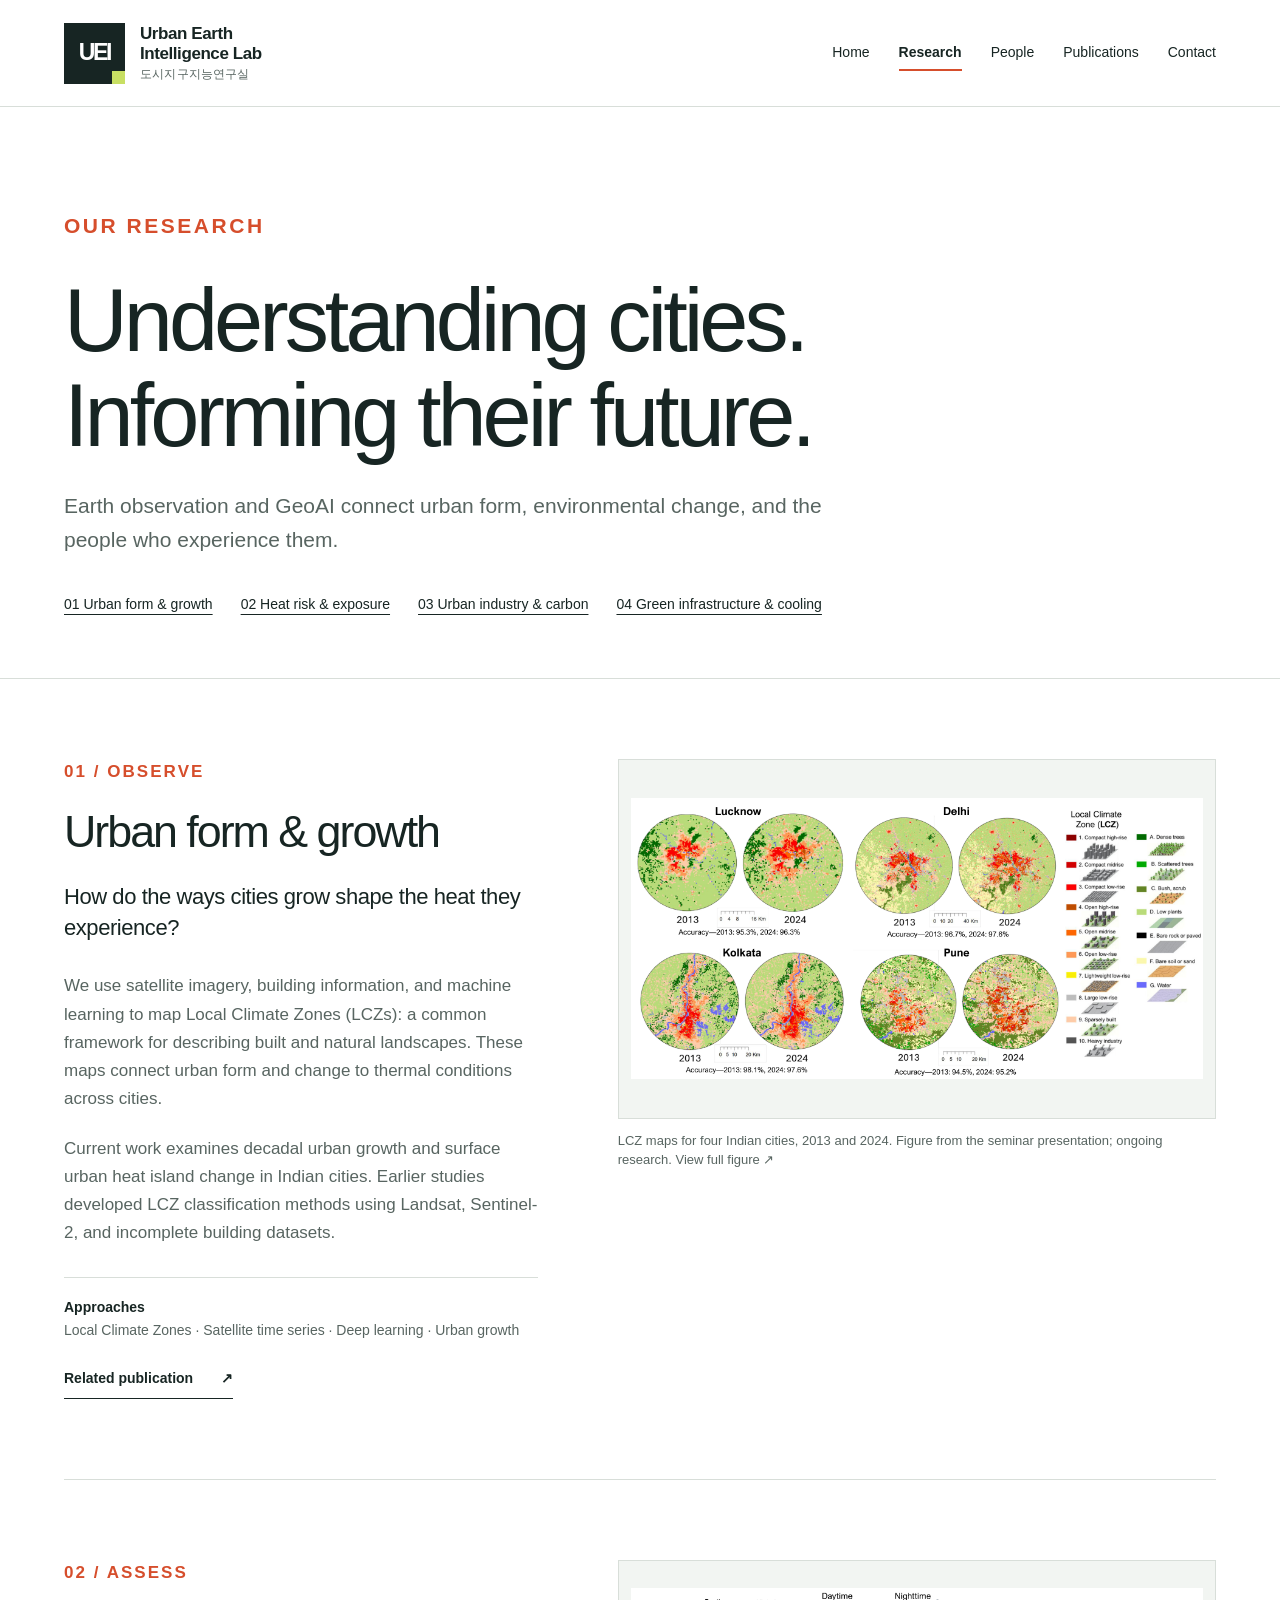
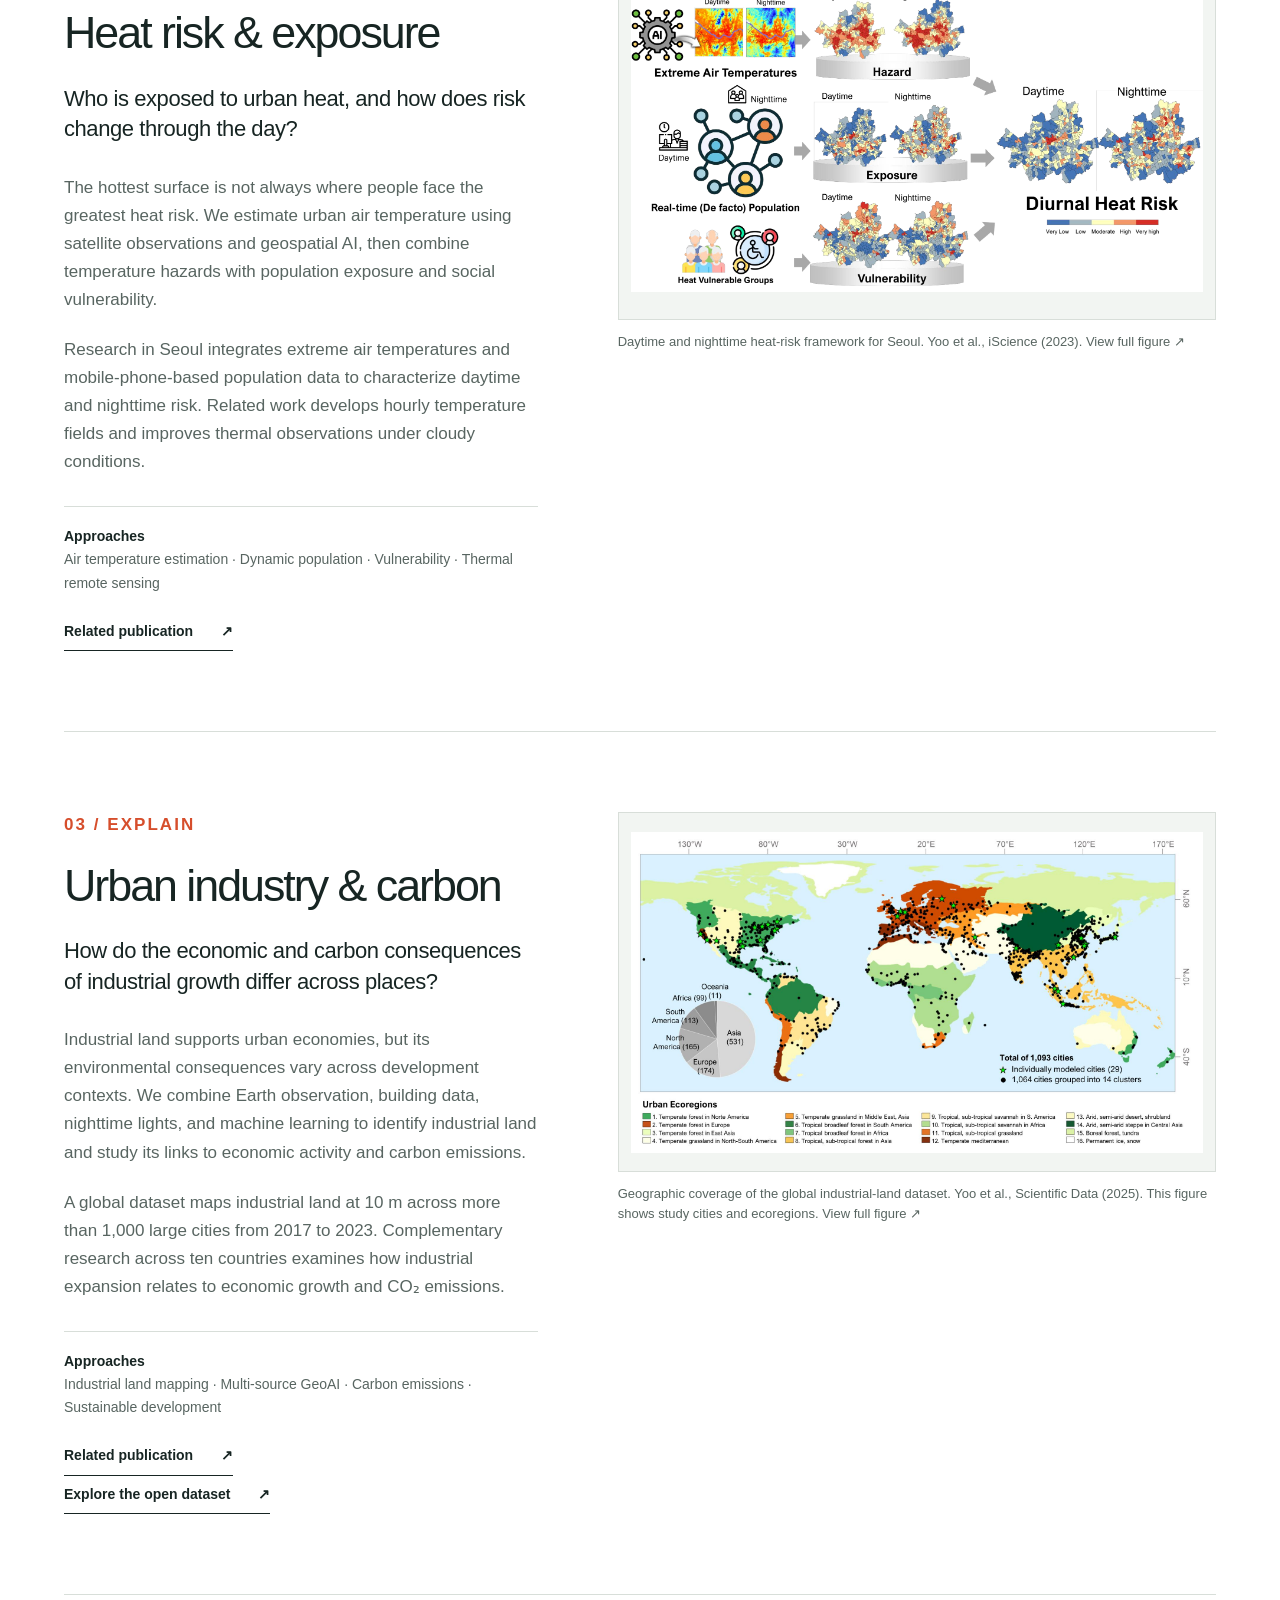
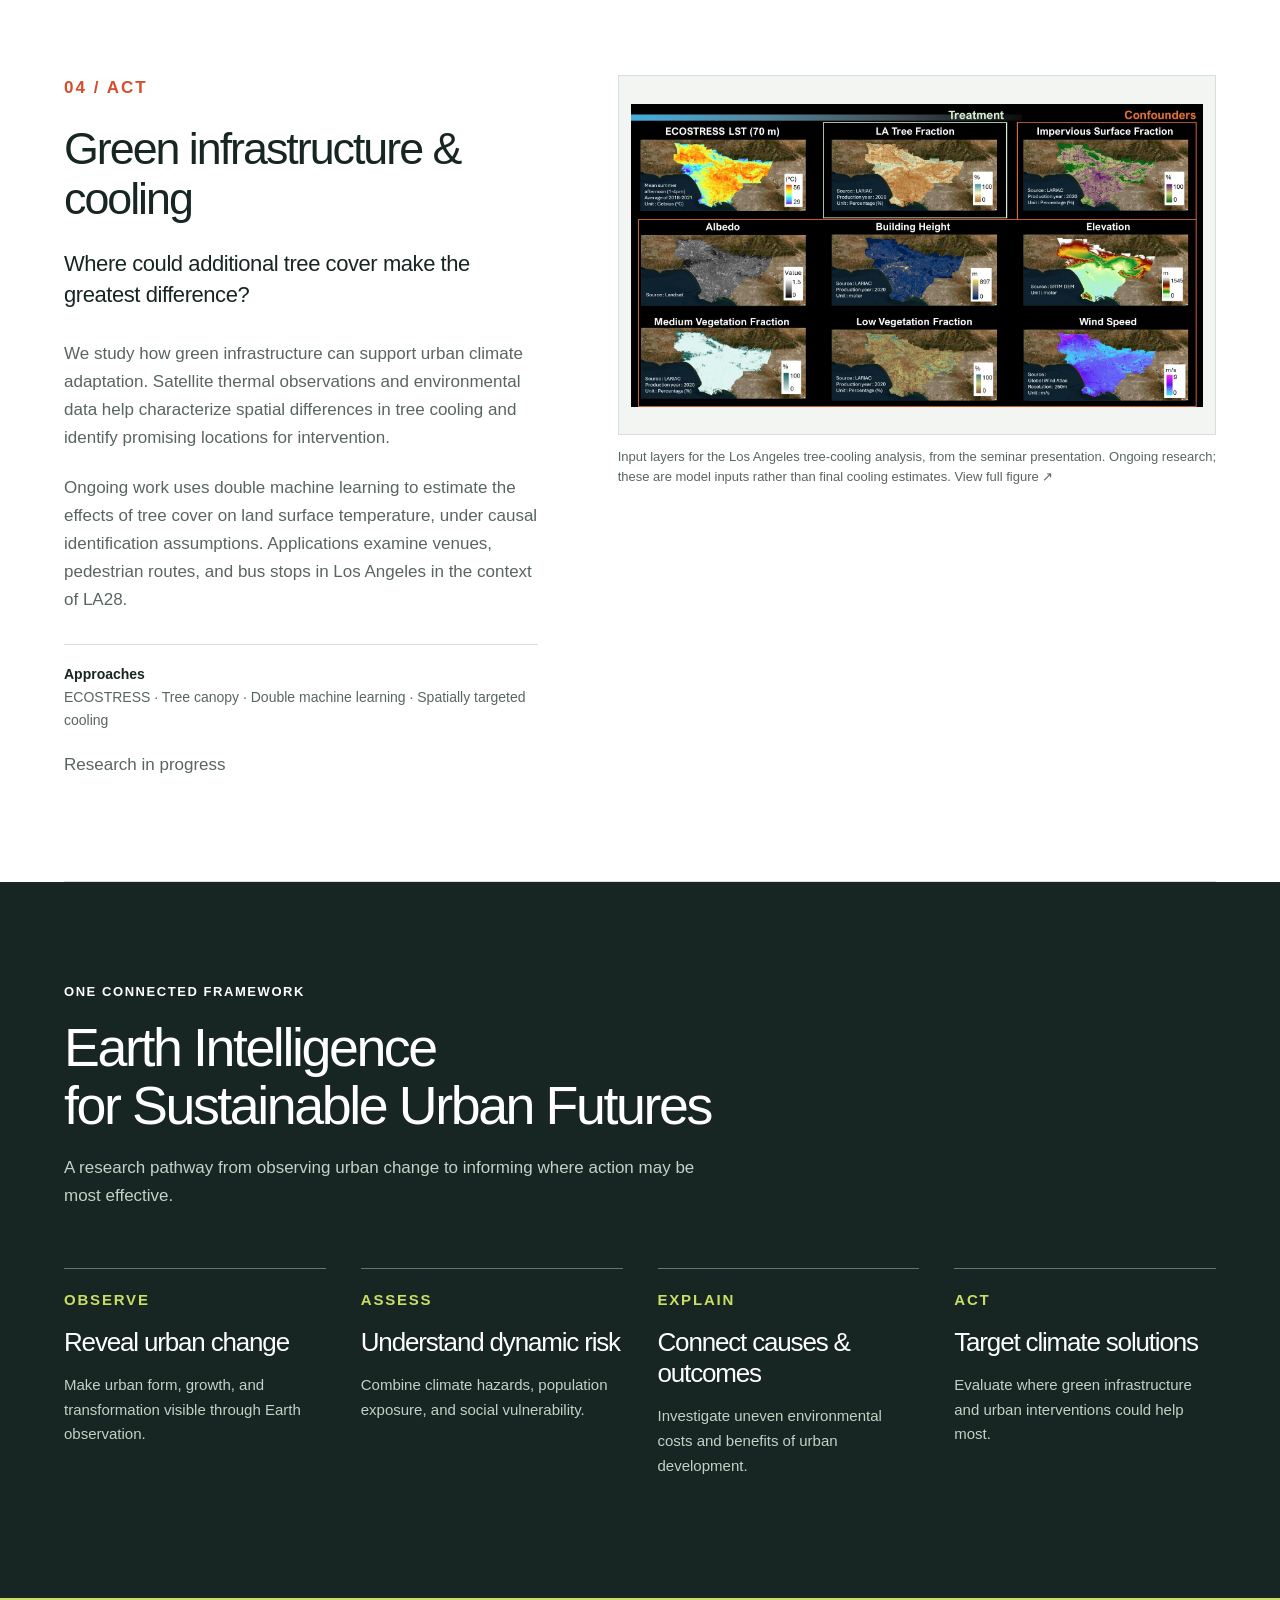
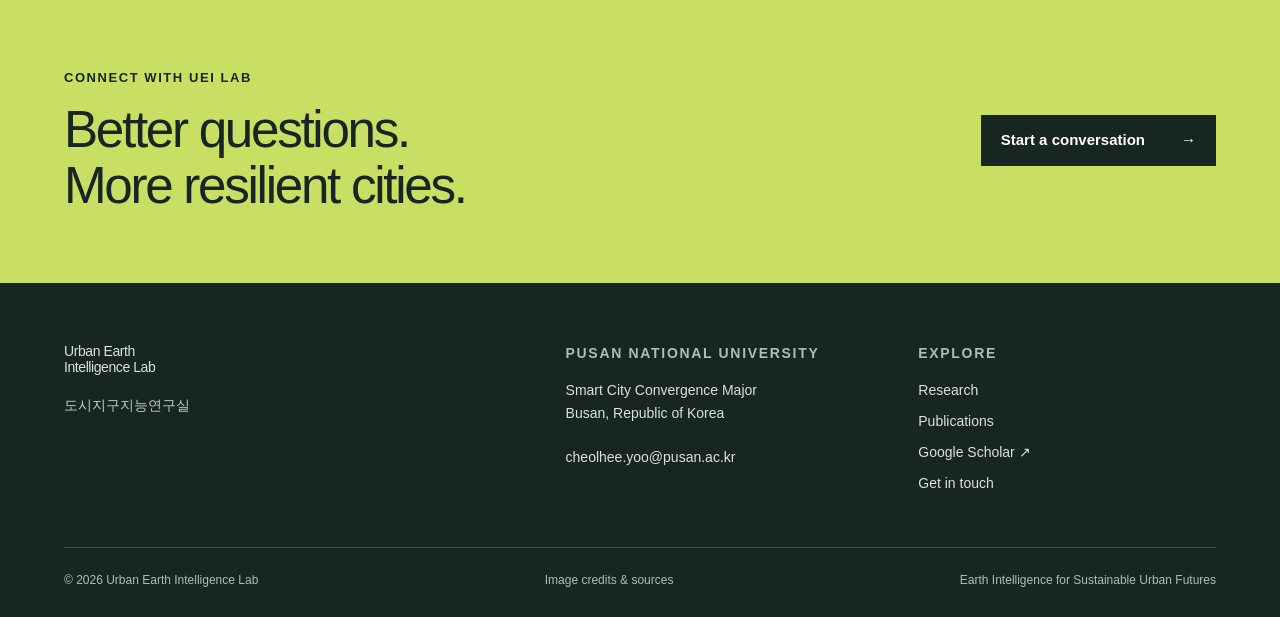
<file: research.html>
<!doctype html>
<html lang="en"><head>
<meta charset="utf-8"><meta name="viewport" content="width=device-width, initial-scale=1">
<title>Research | Urban Earth Intelligence Lab</title>
<meta name="description" content="Explore research on Local Climate Zones, urban heat risk, industrial land and carbon emissions, and tree cooling potential.">
<meta name="theme-color" content="#172523">
<meta property="og:type" content="website"><meta property="og:title" content="Research | Urban Earth Intelligence Lab"><meta property="og:description" content="Explore research on Local Climate Zones, urban heat risk, industrial land and carbon emissions, and tree cooling potential.">
<link rel="icon" type="image/svg+xml" href="assets/favicon.svg">
<link rel="stylesheet" href="assets/style.css"><script src="assets/main.js" defer></script>
</head><body><a class="skip-link" href="#main">Skip to content</a><header class="site-header"><div class="wrap header-inner">
<a class="brand" href="index.html" aria-label="Urban Earth Intelligence Lab home"><span class="brand-mark" aria-hidden="true">UEI</span><span class="brand-name">Urban Earth<br>Intelligence Lab<span class="brand-ko" lang="ko">도시지구지능연구실</span></span></a>
<button class="menu-button" hidden aria-controls="primary-nav" aria-expanded="false" aria-label="Toggle navigation">Menu</button>
<nav class="nav" id="primary-nav" aria-label="Primary navigation"><a href="index.html">Home</a><a href="research.html" aria-current="page">Research</a><a href="people.html">People</a><a href="publications.html">Publications</a><a href="contact.html">Contact</a></nav></div></header><main id="main"><section class="page-head"><div class="wrap"><p class="eyebrow">Our research</p><h1>Understanding cities.<br>Informing their future.</h1><p>Earth observation and GeoAI connect urban form, environmental change, and the people who experience them.</p><nav class="topic-nav" aria-label="Research topics"><a href="#urban-morphology">01 Urban form &amp; growth</a><a href="#urban-heat">02 Heat risk &amp; exposure</a><a href="#industrial-land">03 Urban industry &amp; carbon</a><a href="#green-infrastructure">04 Green infrastructure &amp; cooling</a></nav></div></section><div class="wrap"><section class="research-detail" id="urban-morphology" aria-labelledby="title-urban-morphology"><div><p class="eyebrow">01 / Observe</p><h2 id="title-urban-morphology">Urban form &amp; growth</h2><p class="question">How do the ways cities grow shape the heat they experience?</p><p>We use satellite imagery, building information, and machine learning to map Local Climate Zones (LCZs): a common framework for describing built and natural landscapes. These maps connect urban form and change to thermal conditions across cities.</p><p>Current work examines decadal urban growth and surface urban heat island change in Indian cities. Earlier studies developed LCZ classification methods using Landsat, Sentinel-2, and incomplete building datasets.</p><p class="methods"><strong>Approaches</strong><br>Local Climate Zones · Satellite time series · Deep learning · Urban growth</p><a class="text-link" href="https://doi.org/10.1016/j.isprsjprs.2019.09.009" target="_blank" rel="noopener noreferrer">Related publication<span aria-hidden="true">↗</span></a></div><figure><img src="assets/local-climate-zones.png" alt="Local Climate Zone maps for Lucknow, Delhi, Kolkata, and Pune in 2013 and 2024, with a classification legend." width="1882" height="926" loading="lazy"><figcaption>LCZ maps for four Indian cities, 2013 and 2024. Figure from the seminar presentation; ongoing research. <a href="assets/local-climate-zones.png" target="_blank" rel="noopener noreferrer">View full figure ↗</a></figcaption></figure></section><section class="research-detail" id="urban-heat" aria-labelledby="title-urban-heat"><div><p class="eyebrow">02 / Assess</p><h2 id="title-urban-heat">Heat risk &amp; exposure</h2><p class="question">Who is exposed to urban heat, and how does risk change through the day?</p><p>The hottest surface is not always where people face the greatest heat risk. We estimate urban air temperature using satellite observations and geospatial AI, then combine temperature hazards with population exposure and social vulnerability.</p><p>Research in Seoul integrates extreme air temperatures and mobile-phone-based population data to characterize daytime and nighttime risk. Related work develops hourly temperature fields and improves thermal observations under cloudy conditions.</p><p class="methods"><strong>Approaches</strong><br>Air temperature estimation · Dynamic population · Vulnerability · Thermal remote sensing</p><a class="text-link" href="https://doi.org/10.1016/j.isci.2023.108123" target="_blank" rel="noopener noreferrer">Related publication<span aria-hidden="true">↗</span></a></div><figure><img src="assets/diurnal-heat-risk.png" alt="Framework combining extreme air temperatures, population exposure, and vulnerability to map daytime and nighttime heat risk." width="1938" height="1031" loading="lazy"><figcaption>Daytime and nighttime heat-risk framework for Seoul. Yoo et al., iScience (2023). <a href="assets/diurnal-heat-risk.png" target="_blank" rel="noopener noreferrer">View full figure ↗</a></figcaption></figure></section><section class="research-detail" id="industrial-land" aria-labelledby="title-industrial-land"><div><p class="eyebrow">03 / Explain</p><h2 id="title-industrial-land">Urban industry &amp; carbon</h2><p class="question">How do the economic and carbon consequences of industrial growth differ across places?</p><p>Industrial land supports urban economies, but its environmental consequences vary across development contexts. We combine Earth observation, building data, nighttime lights, and machine learning to identify industrial land and study its links to economic activity and carbon emissions.</p><p>A global dataset maps industrial land at 10 m across more than 1,000 large cities from 2017 to 2023. Complementary research across ten countries examines how industrial expansion relates to economic growth and CO₂ emissions.</p><p class="methods"><strong>Approaches</strong><br>Industrial land mapping · Multi-source GeoAI · Carbon emissions · Sustainable development</p><a class="text-link" href="https://doi.org/10.1038/s43247-024-01375-x" target="_blank" rel="noopener noreferrer">Related publication<span aria-hidden="true">↗</span></a><br><a class="text-link" href="https://zenodo.org/records/14832219" target="_blank" rel="noopener noreferrer">Explore the open dataset<span aria-hidden="true">↗</span></a></div><figure><img src="assets/global-industrial-cities.jpeg" alt="Global study coverage showing 1,093 large cities across urban ecoregions for industrial-land mapping." width="1938" height="1088" loading="lazy"><figcaption>Geographic coverage of the global industrial-land dataset. Yoo et al., Scientific Data (2025). This figure shows study cities and ecoregions. <a href="assets/global-industrial-cities.jpeg" target="_blank" rel="noopener noreferrer">View full figure ↗</a></figcaption></figure></section><section class="research-detail" id="green-infrastructure" aria-labelledby="title-green-infrastructure"><div><p class="eyebrow">04 / Act</p><h2 id="title-green-infrastructure">Green infrastructure &amp; cooling</h2><p class="question">Where could additional tree cover make the greatest difference?</p><p>We study how green infrastructure can support urban climate adaptation. Satellite thermal observations and environmental data help characterize spatial differences in tree cooling and identify promising locations for intervention.</p><p>Ongoing work uses double machine learning to estimate the effects of tree cover on land surface temperature, under causal identification assumptions. Applications examine venues, pedestrian routes, and bus stops in Los Angeles in the context of LA28.</p><p class="methods"><strong>Approaches</strong><br>ECOSTRESS · Tree canopy · Double machine learning · Spatially targeted cooling</p><p class="mini-note">Research in progress</p></div><figure><img src="assets/tree-cooling-potential.jpeg" alt="Los Angeles maps of ECOSTRESS surface temperature, tree cover, impervious surface, building height, and other cooling-model inputs." width="1860" height="986" loading="lazy"><figcaption>Input layers for the Los Angeles tree-cooling analysis, from the seminar presentation. Ongoing research; these are model inputs rather than final cooling estimates. <a href="assets/tree-cooling-potential.jpeg" target="_blank" rel="noopener noreferrer">View full figure ↗</a></figcaption></figure></section></div><section class="framework section"><div class="wrap"><p class="eyebrow">One connected framework</p><h2>Earth Intelligence<br>for Sustainable Urban Futures</h2><p class="lead">A research pathway from observing urban change to informing where action may be most effective.</p><div class="framework-grid"><div class="framework-item"><p class="eyebrow">Observe</p><h3>Reveal urban change</h3><p>Make urban form, growth, and transformation visible through Earth observation.</p></div><div class="framework-item"><p class="eyebrow">Assess</p><h3>Understand dynamic risk</h3><p>Combine climate hazards, population exposure, and social vulnerability.</p></div><div class="framework-item"><p class="eyebrow">Explain</p><h3>Connect causes & outcomes</h3><p>Investigate uneven environmental costs and benefits of urban development.</p></div><div class="framework-item"><p class="eyebrow">Act</p><h3>Target climate solutions</h3><p>Evaluate where green infrastructure and urban interventions could help most.</p></div></div></div></section><section class="contact-band"><div class="wrap"><div><p class="eyebrow">Connect with UEI Lab</p><h2>Better questions.<br>More resilient cities.</h2></div><a class="button dark" href="contact.html">Start a conversation<span aria-hidden="true">→</span></a></div></section></main><footer class="site-footer"><div class="wrap"><div class="footer-main">
<div><p class="footer-title">Urban Earth<br>Intelligence Lab</p><p class="ko" lang="ko">도시지구지능연구실</p></div>
<div><p class="eyebrow">Pusan National University</p><p>Smart City Convergence Major<br>Busan, Republic of Korea</p><a href="mailto:cheolhee.yoo@pusan.ac.kr">cheolhee.yoo@pusan.ac.kr</a></div>
<div><p class="eyebrow">Explore</p><div class="footer-links"><a href="research.html">Research</a><a href="publications.html">Publications</a><a href="https://scholar.google.com/citations?user=P_pe0a8AAAAJ&hl=en" target="_blank" rel="noopener noreferrer">Google Scholar ↗</a><a href="contact.html">Get in touch</a></div></div>
</div><div class="footer-bottom"><span>© 2026 Urban Earth Intelligence Lab</span><a href="credits.html">Image credits &amp; sources</a><span>Earth Intelligence for Sustainable Urban Futures</span></div></div></footer></body></html>
</file>
<file: assets/style.css>
/* Urban Earth Intelligence Lab — responsive, dependency-free stylesheet */
:root{--ink:#172523;--muted:#586561;--line:#d8ded9;--paper:#fff;--soft:#f2f5f2;--accent:#d64e2c;--green:#c8df63;--width:1320px;--gutter:clamp(24px,5vw,84px);--sans:Arial,Helvetica,'Apple SD Gothic Neo','Malgun Gothic',sans-serif}
*{box-sizing:border-box}html{scroll-behavior:smooth;scroll-padding-top:120px}body{margin:0;background:var(--paper);color:var(--ink);font-family:var(--sans);font-size:17px;line-height:1.65;-webkit-font-smoothing:antialiased}a{color:inherit;text-decoration:none}img{max-width:100%;display:block}button{font:inherit}::selection{background:var(--green);color:var(--ink)}:focus-visible{outline:3px solid var(--accent);outline-offset:5px}a,button{-webkit-tap-highlight-color:transparent}p{margin:0 0 1.3em}h1,h2,h3,h4{font-weight:500;line-height:1.08;letter-spacing:-.045em;margin:0}h1{font-size:clamp(48px,7.4vw,110px)}h2{font-size:clamp(36px,4.2vw,64px)}h3{font-size:clamp(25px,2.8vw,36px)}ul{padding-left:1.2em}figure{margin:0}figcaption{font-size:13px;line-height:1.5;color:var(--muted);margin-top:12px}.wrap{max-width:calc(var(--width) + var(--gutter)*2);padding-inline:var(--gutter);margin:auto}.section{padding-block:100px}.eyebrow{font-size:13px;text-transform:uppercase;letter-spacing:.12em;font-weight:700;line-height:1.5}.muted{color:var(--muted)}.text-link{display:inline-flex;gap:28px;align-items:center;padding:9px 0;border-bottom:1px solid currentColor;font-size:15px;font-weight:600;line-height:1.4}.text-link:hover{color:var(--accent)}.text-link span{transition:transform .2s}.text-link:hover span{transform:translateX(4px)}.button{display:inline-flex;align-items:center;justify-content:space-between;gap:36px;min-height:50px;padding:13px 20px;background:var(--green);color:var(--ink);font-size:15px;font-weight:700}.button:hover{background:#d9ed87}.button.dark{background:var(--ink);color:#fff}.button.dark:hover{background:#32453b}.links{display:flex;flex-wrap:wrap;gap:24px;align-items:center}.skip-link{position:fixed;top:-100px;left:20px;z-index:1000;padding:12px 24px;background:var(--ink);color:#fff}.skip-link:focus{top:12px}
.site-header{position:sticky;top:0;z-index:50;background:#fff;border-bottom:1px solid var(--line)}.header-inner{height:106px;display:flex;align-items:center;justify-content:space-between;gap:30px}.brand{display:flex;align-items:center;gap:15px;flex-shrink:0}.brand-mark{display:grid;place-items:center;width:61px;height:61px;background:var(--ink);color:#fff;font-size:23px;font-weight:700;letter-spacing:-.1em;position:relative}.brand-mark:after{content:'';position:absolute;right:0;bottom:0;width:13px;height:13px;background:var(--green)}.brand-name{font-size:17px;line-height:1.16;letter-spacing:-.025em;font-weight:700}.brand-ko{display:block;margin-top:5px;font-size:12px;letter-spacing:.015em;font-weight:400;color:var(--muted)}.nav{display:flex;gap:29px;align-items:center}.nav a{font-size:14px;padding:12px 0;position:relative}.nav a:after{content:'';position:absolute;bottom:6px;left:0;right:100%;height:2px;background:var(--accent);transition:right .2s}.nav a:hover:after,.nav a[aria-current=page]:after{right:0}.nav a[aria-current=page]{font-weight:700}.menu-button{border:1px solid var(--line);background:white;min-height:44px;padding:8px 14px;font-size:14px}.menu-button[hidden]{display:none}
.hero{position:relative;isolation:isolate;background:var(--ink);color:#fff;min-height:650px;display:flex;align-items:center;overflow:hidden}.hero-image{position:absolute;inset:0;width:100%;height:100%;object-fit:cover;object-position:60% 50%;z-index:-2}.hero:after{content:'';position:absolute;inset:0;background:linear-gradient(90deg,rgba(8,25,25,.86) 0%,rgba(8,25,25,.62) 49%,rgba(8,25,25,.06) 100%);z-index:-1}.hero .wrap{width:100%;padding-top:67px;padding-bottom:80px}.hero .eyebrow{color:#e0e9dc;margin-bottom:35px}.hero h1{font-size:clamp(49px,6.45vw,94px);max-width:900px;letter-spacing:-.055em;line-height:1.03}.hero h1 em{font-family:Georgia,'Times New Roman',serif;font-weight:400;color:var(--green)}.hero p{margin-top:26px;max-width:530px;color:#e6e9e5;font-size:18px;line-height:1.6}.hero .button{margin-top:12px}.hero-caption{position:absolute;right:var(--gutter);bottom:23px;font-size:12px;letter-spacing:.08em;text-transform:uppercase;color:#e7ece6}.intro{display:grid;grid-template-columns:1fr 2.05fr;gap:60px;padding-block:88px}.intro h2{font-size:clamp(30px,3.1vw,47px);line-height:1.2;letter-spacing:-.035em;max-width:900px}.intro .intro-bottom{display:grid;grid-template-columns:1.2fr 1fr;gap:36px;margin-top:30px}.intro-bottom p{font-size:16px;color:var(--muted);line-height:1.8}.section-heading{display:flex;justify-content:space-between;align-items:end;gap:30px;margin-bottom:46px}.section-heading .eyebrow{margin-bottom:16px}.research-home{background:var(--soft)}.research-grid{display:grid;grid-template-columns:repeat(2,minmax(0,1fr));gap:46px 32px}.research-card{display:block}.research-card .media{aspect-ratio:1.9;position:relative;background:#e7eae5;overflow:hidden;border:1px solid #e2e7e1}.research-card .media img{width:100%;height:100%;object-fit:contain;transition:transform .5s;background:#fff}.research-card:hover .media img{transform:scale(1.035)}.research-card-top{display:flex;gap:20px;margin-top:20px;align-items:baseline}.research-card .number{font-size:13px;color:var(--accent);font-weight:700;letter-spacing:.05em}.research-card h3{font-size:28px;letter-spacing:-.035em}.research-card p{font-size:16px;color:var(--muted);margin:12px 0 0 38px;max-width:490px}.research-card .card-tag{position:absolute;bottom:0;right:0;padding:8px 14px;background:var(--ink);color:white;font-size:12px;letter-spacing:.08em;text-transform:uppercase}.pub-feature{display:grid;grid-template-columns:1fr 2fr;gap:60px;padding-block:34px;border-top:1px solid var(--line)}.pub-feature:last-child{border-bottom:1px solid var(--line)}.pub-feature .journal{font-size:14px;color:var(--accent);font-weight:700;line-height:1.5}.pub-feature .year{margin-top:8px;font-size:14px;color:var(--muted)}.pub-feature h3{font-size:clamp(23px,2.45vw,34px);line-height:1.22;letter-spacing:-.03em}.pub-feature a:hover{color:var(--accent)}.pub-feature p{font-size:15px;color:var(--muted);margin:16px 0 12px}.pub-feature .text-link{font-size:13px}.pi-band{background:var(--soft)}.pi-mini{display:grid;grid-template-columns:1fr 1.3fr;gap:90px;align-items:center}.pi-image{position:relative;background:#e6eae7;overflow:hidden;max-width:470px}.pi-image img{width:100%;height:470px;object-fit:cover;object-position:50% 20%}.pi-mini .eyebrow{margin-bottom:22px}.pi-mini h2{margin-bottom:24px}.pi-mini .role{color:var(--muted);font-size:16px}.pi-mini .bio{max-width:570px;margin-block:26px;color:var(--muted)}.contact-band{background:var(--green);padding-block:70px}.contact-band .wrap{display:flex;align-items:center;justify-content:space-between;gap:40px}.contact-band h2{font-size:clamp(34px,4vw,57px);max-width:850px}.contact-band .eyebrow{margin-bottom:15px}.site-footer{background:var(--ink);color:#fff;padding-block:60px 26px}.footer-main{display:grid;grid-template-columns:1.5fr 1fr 1fr;gap:55px;padding-bottom:52px}.footer-title{font-size:27px;letter-spacing:-.03em;line-height:1.18;max-width:300px}.footer-main .ko{font-size:14px;color:#c2cbc5;margin-top:15px}.footer-main .eyebrow{color:#aebeb3;margin-bottom:15px}.footer-main p,.footer-main a{font-size:14px;color:#dbe2db}.footer-main a:hover{color:var(--green)}.footer-main .footer-links{display:grid;gap:8px;justify-items:start}.footer-bottom{border-top:1px solid #42534a;padding-top:23px;display:flex;justify-content:space-between;gap:20px;color:#aebeb3;font-size:12px}
.page-head{padding-block:76px 62px;border-bottom:1px solid var(--line)}.page-head .eyebrow{margin-bottom:30px;color:var(--accent)}.page-head h1{font-size:clamp(53px,6.9vw,100px)}.page-head p{font-size:21px;color:var(--muted);max-width:800px;margin:26px 0 0;line-height:1.6}.topic-nav{display:flex;flex-wrap:wrap;gap:12px 28px;margin-top:36px}.topic-nav a{font-size:14px;text-decoration:underline;text-underline-offset:5px}.topic-nav a:hover{color:var(--accent)}.research-detail{padding-block:80px;border-bottom:1px solid var(--line);display:grid;grid-template-columns:.95fr 1.2fr;gap:80px;align-items:start}.research-detail .eyebrow{color:var(--accent);margin-bottom:22px}.research-detail h2{font-size:clamp(35px,3.5vw,49px);margin-bottom:26px;line-height:1.12}.research-detail p{color:var(--muted);font-size:17px}.research-detail .question{color:var(--ink);font-size:22px;letter-spacing:-.02em;line-height:1.4}.research-detail img{width:100%;height:360px;object-fit:contain;background:var(--soft);border:1px solid var(--line);padding:12px}.research-detail .methods{font-size:14px;padding-top:18px;border-top:1px solid var(--line);margin-top:30px}.research-detail .methods strong{color:var(--ink)}.research-detail .text-link{font-size:14px}.framework{background:var(--ink);color:white}.framework .lead{color:#c4d1c6;max-width:650px;margin-top:20px}.framework-grid{display:grid;grid-template-columns:repeat(4,minmax(0,1fr));gap:35px;margin-top:58px}.framework-item{border-top:1px solid #657967;padding-top:20px}.framework-item .eyebrow{color:var(--green);margin-bottom:15px}.framework-item h3{font-size:26px;line-height:1.2;margin-bottom:15px}.framework-item p{font-size:15px;color:#c4d1c6}.profile{display:grid;grid-template-columns:380px 1fr;gap:90px;align-items:start}.portrait{background:var(--soft);position:sticky;top:135px}.portrait img{width:100%;height:auto}.portrait figcaption{padding:12px 20px;margin:0;font-size:13px}.profile h1{font-size:clamp(44px,5vw,72px);line-height:1.06}.profile .korean-name{font-size:23px;color:var(--muted);margin-top:13px}.profile .role{font-size:18px;margin-top:23px;line-height:1.5}.profile .eyebrow{color:var(--accent);margin-bottom:25px}.profile .profile-bio{margin-block:35px;color:var(--muted);max-width:710px}.profile .profile-bio p{font-size:17px}.profile h2{font-size:34px;margin-bottom:20px}.career{margin-top:60px}.timeline-row{display:grid;grid-template-columns:120px 1fr;gap:25px;padding:20px 0;border-top:1px solid var(--line)}.timeline-row .date{font-size:13px;color:var(--muted);padding-top:3px}.timeline-row .position{font-size:17px;font-weight:600}.timeline-row .institution{font-size:15px;color:var(--muted)}.service-list{margin:0;list-style:none;padding:0}.service-list li{padding:14px 0;border-top:1px solid var(--line);font-size:16px}.pub-summary{display:flex;justify-content:space-between;gap:30px;align-items:center;padding-block:24px;border-bottom:1px solid var(--line);font-size:15px;color:var(--muted)}.pub-year{display:grid;grid-template-columns:160px 1fr;gap:40px;padding-block:60px 10px}.pub-year>h2{font-size:48px;position:sticky;top:135px;align-self:start}.publication{padding:26px 0;border-top:1px solid var(--line)}.publication:first-child{padding-top:0;border-top:0}.publication h3{font-size:23px;line-height:1.35;letter-spacing:-.025em}.publication h3 a:hover{color:var(--accent)}.publication .authors{color:var(--muted);font-size:15px;line-height:1.6;margin:12px 0 7px}.publication .authors strong{color:var(--ink);font-weight:700}.publication .pub-meta{color:var(--muted);font-size:14px;display:flex;flex-wrap:wrap;gap:10px 24px;align-items:baseline}.pub-meta .journal{color:var(--accent);font-weight:600}.pub-meta a{font-size:13px;text-decoration:underline;text-underline-offset:4px}.pub-meta a:hover{color:var(--accent)}.books{padding-top:70px;padding-bottom:80px}.books>h2{font-size:38px;margin-bottom:35px}.contact-layout{display:grid;grid-template-columns:1.2fr 1fr;gap:90px;align-items:start}.contact-layout h2{font-size:36px;margin-bottom:24px}.contact-layout p{color:var(--muted)}.contact-email{font-size:clamp(20px,2.3vw,34px);letter-spacing:-.03em;text-decoration:underline;text-underline-offset:9px;text-decoration-thickness:1px;overflow-wrap:anywhere}.contact-email:hover{color:var(--accent)}.contact-box{background:var(--soft);padding:40px}.contact-box .eyebrow{color:var(--accent);margin-bottom:20px}.contact-box h3{font-size:28px;margin-bottom:20px}.contact-box p{font-size:16px}.contact-box .ko{padding-top:20px;border-top:1px solid var(--line);font-size:15px;line-height:1.9;word-break:keep-all}.contact-affiliation{margin-top:50px;border-top:1px solid var(--line);padding-top:25px}.contact-affiliation .eyebrow{margin-bottom:15px}.contact-affiliation p{font-size:16px}.plain-page{padding-block:80px;max-width:820px}.plain-page h1{font-size:52px;margin-bottom:30px}.plain-page h2{font-size:30px;margin-block:30px 20px}.plain-page a{text-decoration:underline}.error-num{color:var(--accent);font-size:90px;font-weight:700;line-height:1}.mini-note{font-size:14px;color:var(--muted)}
@media(min-width:1600px){.hero{min-height:720px}}@media(max-width:1100px){.header-inner{height:95px}.nav{gap:20px}.brand-name{font-size:15px}.brand-mark{width:52px;height:52px}.hero{min-height:610px}.intro{gap:35px;grid-template-columns:.7fr 2fr}.pi-mini{gap:55px}.research-detail{gap:45px}.profile{grid-template-columns:310px 1fr;gap:50px}.contact-layout{gap:50px}}
@media(max-width:800px){:root{--gutter:24px}.section{padding-block:66px}.header-inner{height:auto;min-height:89px;flex-wrap:wrap;gap:0;padding-block:16px}.brand{gap:12px}.brand-name{font-size:15px}.brand-ko{font-size:12px}.brand-mark{width:48px;height:48px;font-size:19px}.nav{width:100%;padding-top:18px;gap:22px;flex-wrap:wrap}.nav a{font-size:15px}.js .menu-button:not([hidden]){display:block}.js .nav:not(.is-open){display:none}.js .nav.is-open{display:flex;border-top:1px solid var(--line);margin-top:17px}.hero{min-height:650px}.hero .wrap{padding-top:55px;padding-bottom:78px}.hero:after{background:linear-gradient(90deg,rgba(8,25,25,.9),rgba(8,25,25,.53))}.hero h1{font-size:clamp(49px,9vw,74px)}.hero .eyebrow{font-size:12px;max-width:230px;margin-bottom:36px}.hero p{font-size:17px}.hero-caption{font-size:11px;left:24px;right:auto;bottom:17px}.intro{display:block;padding-block:62px}.intro>.eyebrow{margin-bottom:25px}.intro .intro-bottom{grid-template-columns:1fr;gap:0;margin-top:25px}.intro-bottom p{margin-bottom:18px}.section-heading{align-items:start;flex-direction:column;gap:25px;margin-bottom:34px}.research-grid{gap:36px 24px}.research-card h3{font-size:25px}.research-card .media{aspect-ratio:1.45}.research-card p{margin-left:0;font-size:15px}.research-card-top{gap:10px}.research-card .card-tag{font-size:11px;padding:5px 8px}.pub-feature{grid-template-columns:1fr;gap:16px}.pub-feature .year{display:inline;margin-left:15px}.pub-feature .journal{display:inline}.pi-mini{grid-template-columns:1fr 1.2fr;gap:35px}.pi-image img{height:365px}.pi-mini h2{font-size:38px}.pi-mini .bio{font-size:16px}.contact-band .wrap{align-items:start;flex-direction:column;gap:30px}.footer-main{gap:40px;grid-template-columns:1.3fr 1fr}.footer-main>div:first-child{grid-column:1/-1}.footer-title{max-width:none;font-size:28px}.footer-bottom{flex-direction:column;gap:6px}.page-head{padding-block:54px 46px}.page-head p{font-size:18px}.page-head .eyebrow{margin-bottom:23px}.research-detail{grid-template-columns:1fr;gap:35px;padding-block:60px}.research-detail img{height:auto;max-height:480px}.framework-grid{grid-template-columns:repeat(2,minmax(0,1fr));gap:24px}.profile{grid-template-columns:240px 1fr;gap:32px}.portrait{position:static}.profile h1{font-size:44px}.profile .profile-bio{margin-top:30px}.career{margin-top:40px}.timeline-row{grid-template-columns:1fr;gap:5px}.pub-year{grid-template-columns:90px 1fr;gap:30px;padding-top:40px}.pub-year>h2{font-size:36px}.publication h3{font-size:21px}.pub-summary{align-items:start;flex-direction:column;gap:8px}.contact-layout{grid-template-columns:1fr;gap:45px}.contact-box{padding:30px}}
@media(max-width:540px){.hero{min-height:650px}.hero h1{font-size:50px}.hero .button{margin-top:9px}.research-grid{grid-template-columns:1fr}.research-card .media{aspect-ratio:1.65}.pi-mini{grid-template-columns:1fr}.pi-image{max-width:100%;width:100%}.pi-image img{height:400px;object-position:50% 22%}.pi-mini h2{font-size:43px}.profile{grid-template-columns:1fr}.portrait{max-width:300px}.profile h1{font-size:53px}.profile .eyebrow{margin-bottom:20px}.profile{gap:40px}.pub-year{grid-template-columns:1fr;gap:25px}.pub-year>h2{position:static;padding-bottom:15px;border-bottom:2px solid var(--ink)}.publication h3{font-size:22px}.page-head h1{font-size:52px}.framework-grid{grid-template-columns:1fr;gap:22px}.framework-item{padding-top:20px}.footer-main{grid-template-columns:1fr}.footer-main>div:first-child{grid-column:auto}.footer-main{gap:30px}.topic-nav{gap:14px 22px}.section-heading h2{font-size:41px}.contact-band h2{font-size:40px}.intro h2{font-size:31px}.links{gap:18px}.header-inner{column-gap:10px}.brand-name{font-size:14px}.menu-button{font-size:13px;padding:7px 11px}.brand-ko{font-size:11px}.pub-feature h3{font-size:26px}}
@media(prefers-reduced-motion:reduce){html{scroll-behavior:auto}*,*:before,*:after{transition:none!important;animation:none!important}}@media print{.site-header,.site-footer,.contact-band,.hero-caption,.menu-button{display:none}.section,.page-head{padding-block:25px}.wrap{padding-inline:0}.hero{min-height:0;background:white;color:#000;padding:25px 0}.hero:after,.hero-image{display:none}.hero h1 em,.hero p,.hero .eyebrow{color:#000}.hero h1{font-size:45px}.hero .button{display:none}.profile{grid-template-columns:190px 1fr;gap:35px}.research-card,.publication,.timeline-row{break-inside:avoid}body{font-size:12pt}.pub-year>h2,.portrait{position:static}a{text-decoration:none}}
@media(max-width:540px){.page-head h1{font-size:clamp(42px,11vw,52px)}}
</file>
